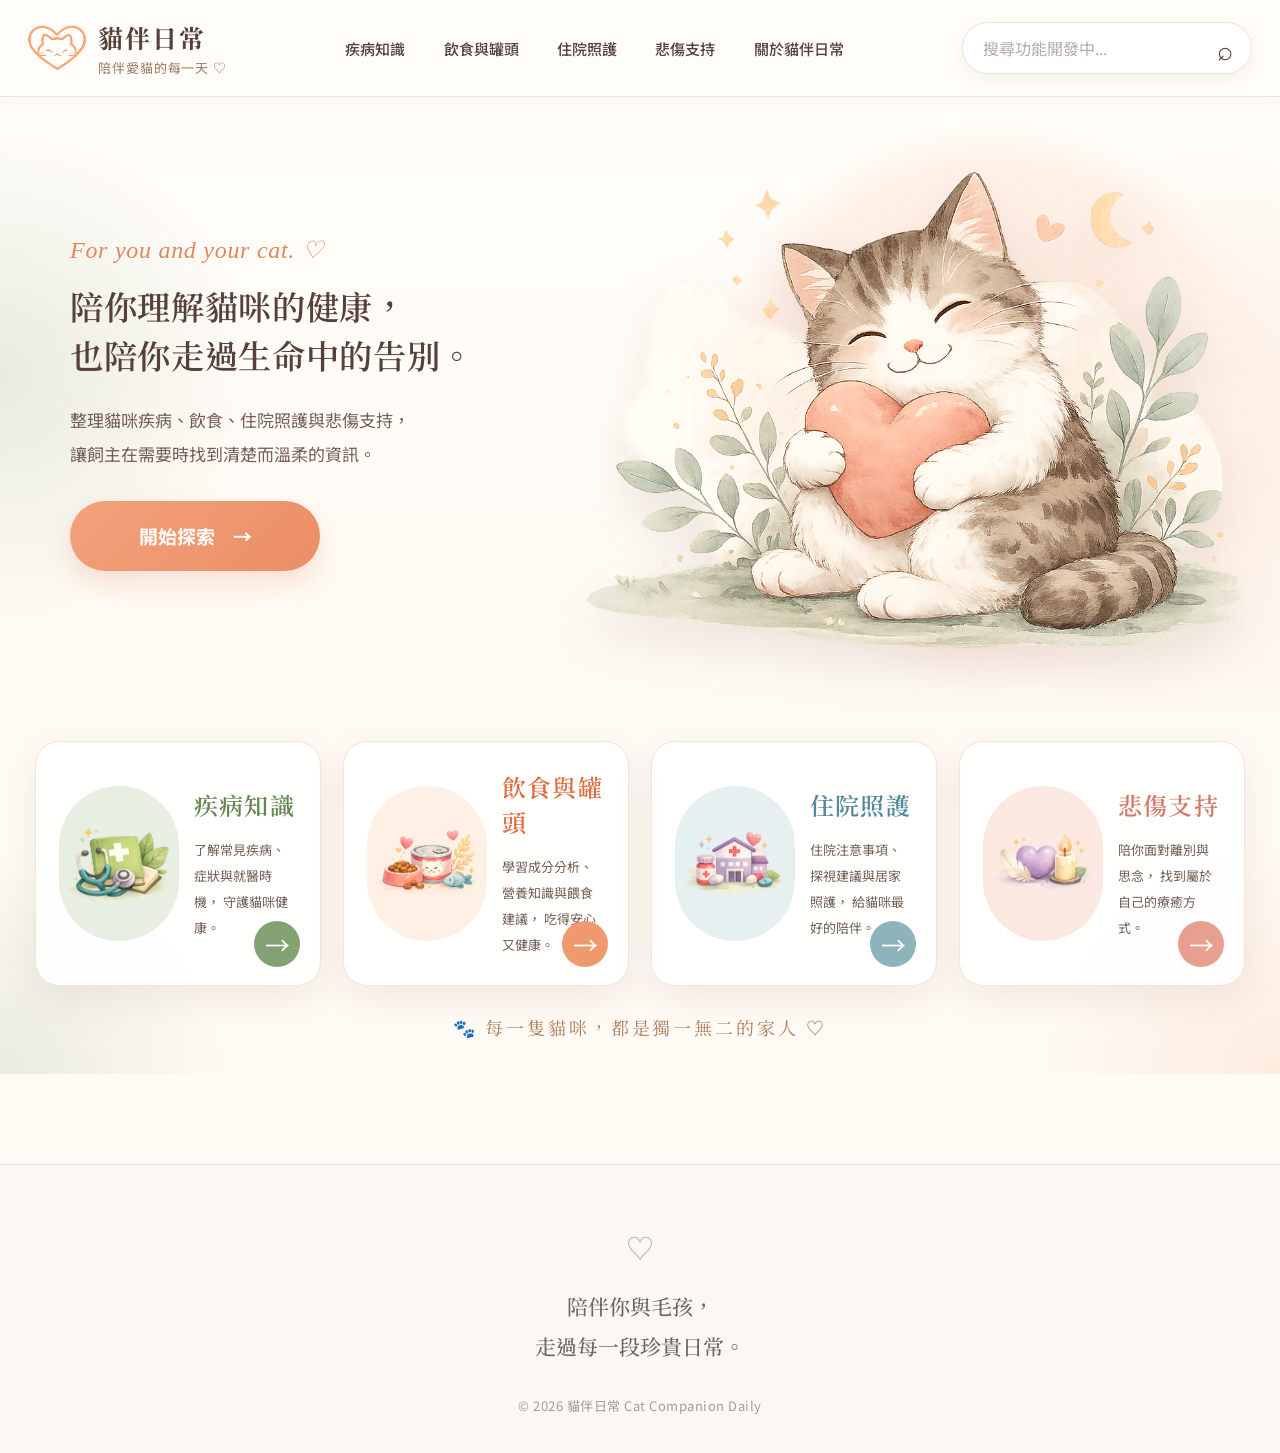
<file: index.html>
<!DOCTYPE html>
<html lang="zh-Hant">
<head>
  <meta charset="UTF-8">

  <meta
    name="viewport"
    content="width=device-width, initial-scale=1.0"
  >

  <title>貓伴日常</title>

<link rel="icon" type="image/png" href="images/cat-icon.png">

  <!-- Google 字體 -->
  <link rel="preconnect" href="https://fonts.googleapis.com">
  <link rel="preconnect" href="https://fonts.gstatic.com" crossorigin>

  <link
    href="https://fonts.googleapis.com/css2?family=Noto+Sans+TC:wght@400;500;600;700&family=Noto+Serif+TC:wght@500;600;700&display=swap"
    rel="stylesheet"
  >

  <!-- 連結 CSS -->
  <link rel="stylesheet" href="style.css">
</head>

<body>

  <!-- 導覽列 -->
  <header class="header">
    <div class="navigation">

      <!-- 左側 Logo -->
      <a href="#" class="logo">
        <div class="logo-image">
  <img
    src="images/cat-icon.png"
    alt="貓伴日常LOGO"
  >
</div>

        <div class="logo-text">
          <strong>貓伴日常</strong>
          <span>陪伴愛貓的每一天 ♡</span>
        </div>
      </a>

      <!-- 中間選單 -->
      <nav class="nav-links">
        <a href="disease.html">疾病知識</a>
        <a href="food.html">飲食與罐頭</a>
        <a href="hospital.html">住院照護</a>
        <a href="grief.html">悲傷支持</a>
        <a href="about.html">關於貓伴日常</a>
      </nav>

      <!-- 右側搜尋框 -->
      <div class="search-box">

  <input
    type="search"
    placeholder="搜尋功能開發中..."
    disabled
  >

  <span class="search-icon">⌕</span>

</div>

    </div>
  </header>

  <main>

    <!-- 首頁主視覺 -->
    <section class="hero">

      <div class="hero-container">

        <!-- 左側文字 -->
        <div class="hero-text">

          <p class="english-title">
            For you and your cat. ♡
          </p>

          <h1>
            陪你理解貓咪的健康，<br>
            也陪你走過生命中的告別。
          </h1>

          <p class="hero-description">
            整理貓咪疾病、飲食、住院照護與悲傷支持，<br>
            讓飼主在需要時找到清楚而溫柔的資訊。
          </p>

          <button id="exploreButton" class="explore-button">

    <span>開始探索</span>

    <span>→</span>

</button>

        </div>

        <!-- 右側圖片 -->
        <div class="hero-image-area">

          <div class="soft-circle"></div>

          <img
    src="images/cat-hero.png"
    alt="抱著愛心的貓咪插畫"
    class="hero-cat"
>

          

        </div>

      </div>

    </section>

    <!-- 四張分類卡片 -->
    <section id="categories" class="category-section">

      <div class="category-grid">

        <!-- 疾病知識 -->
        <article id="disease" class="category-card">
          <div class="category-image green">
    <img src="images/cat-doctor.png" alt="疾病知識">
</div>

          <div class="category-content">
            <h2 class="green-text">疾病知識</h2>

            <p>
              了解常見疾病、症狀與就醫時機，
              守護貓咪健康。
            </p>
          </div>

          <a
  href="disease.html"
  class="card-button green-button"
>
  →
</a>
        </article>

        <!-- 飲食與罐頭 -->
        <article id="food" class="category-card">
          <div class="category-image orange">
    <img src="images/cat-can.png" alt="飲食與罐頭">
</div>

          <div class="category-content">
            <h2 class="orange-text">飲食與罐頭</h2>

            <p>
              學習成分分析、營養知識與餵食建議，
              吃得安心又健康。
            </p>
          </div>

          <a
  href="food.html"
  class="card-button orange-button"
>
  →
</a>
        </article>

        <!-- 住院照護 -->
        <article id="hospital" class="category-card">
          <div class="category-image blue">
    <img src="images/cat-hospital.png" alt="住院照護">
</div>

          <div class="category-content">
            <h2 class="blue-text">住院照護</h2>

            <p>
              住院注意事項、探視建議與居家照護，
              給貓咪最好的陪伴。
            </p>
          </div>

          <a
  href="hospital.html"
  class="card-button blue-button"
>
  →
</a>
        </article>

        <!-- 悲傷支持 -->
<article id="grief" class="category-card">

  <div class="category-image pink">
    <img src="images/cat-heart.png" alt="悲傷支持">
  </div>

  <div class="category-content">
    <h2 class="pink-text">悲傷支持</h2>

    <p>
      陪你面對離別與思念，
      找到屬於自己的療癒方式。
    </p>
  </div>

  <a
    href="grief.html"
    class="card-button pink-button"
  >
    →
  </a>

</article>

      </div>

      <p class="bottom-text">
        🐾 每一隻貓咪，都是獨一無二的家人 ♡
      </p>

    </section>

  </main>

  <!-- 連結 JavaScript -->
  <script src="script.js"></script>

</body>
</html>

<footer class="site-footer">

  <div class="site-footer-content">

    <div class="footer-heart">♡</div>

    <p class="footer-text">
      陪伴你與毛孩，<br>
      走過每一段珍貴日常。
    </p>

    <p class="footer-copyright">
      © 2026 貓伴日常 Cat Companion Daily
    </p>

  </div>

</footer>
</file>
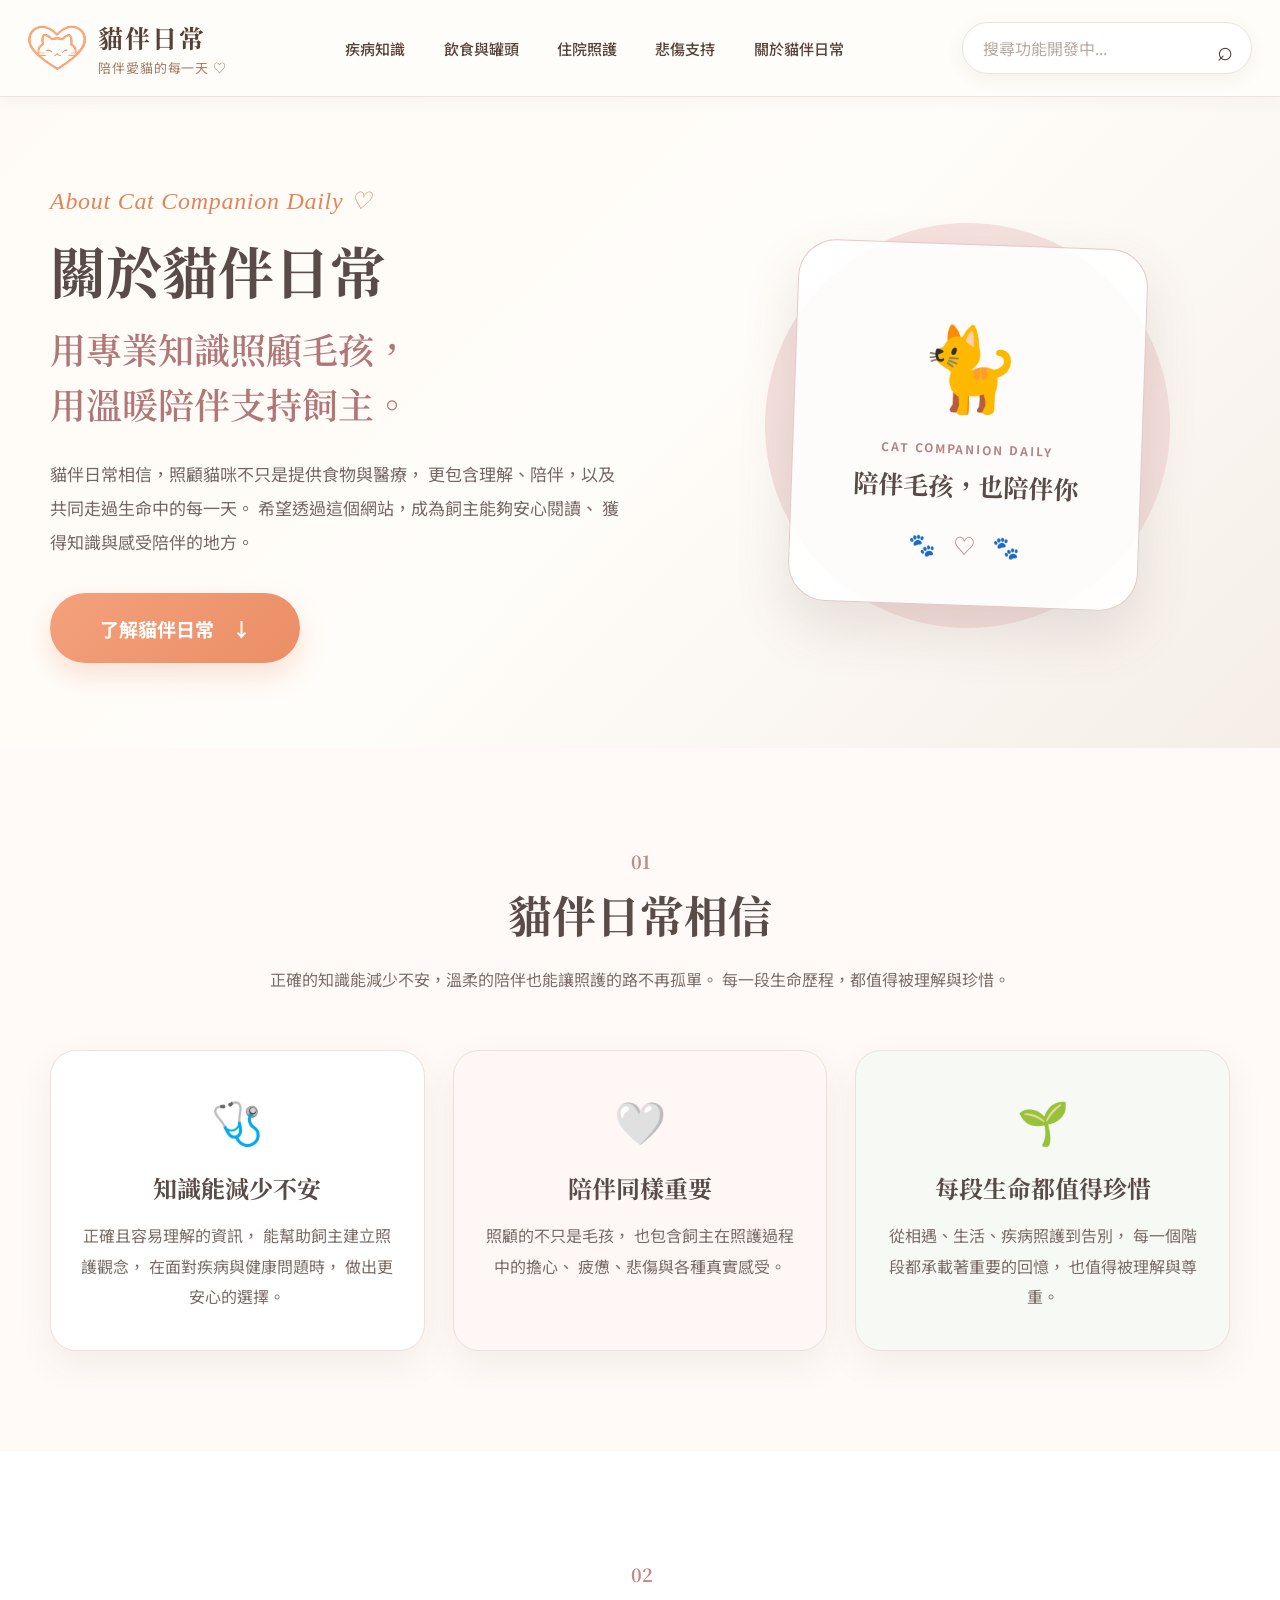
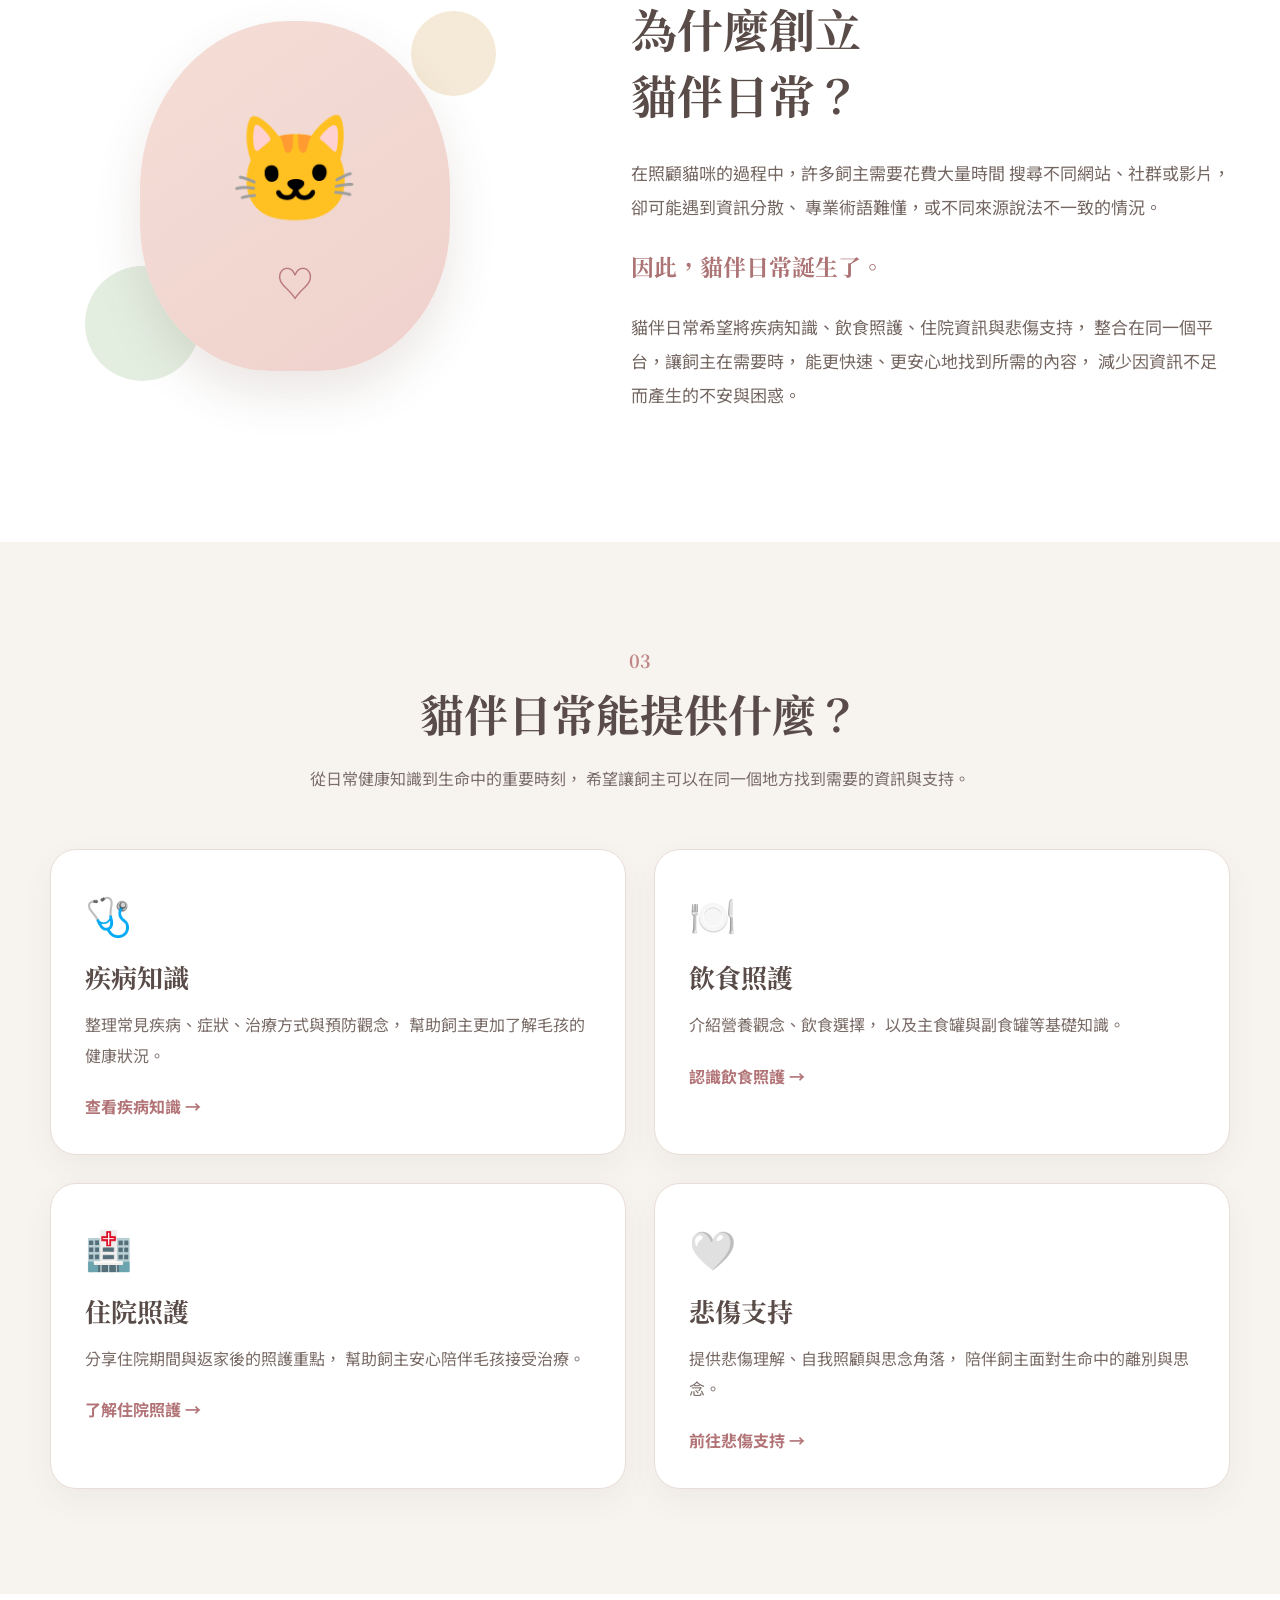
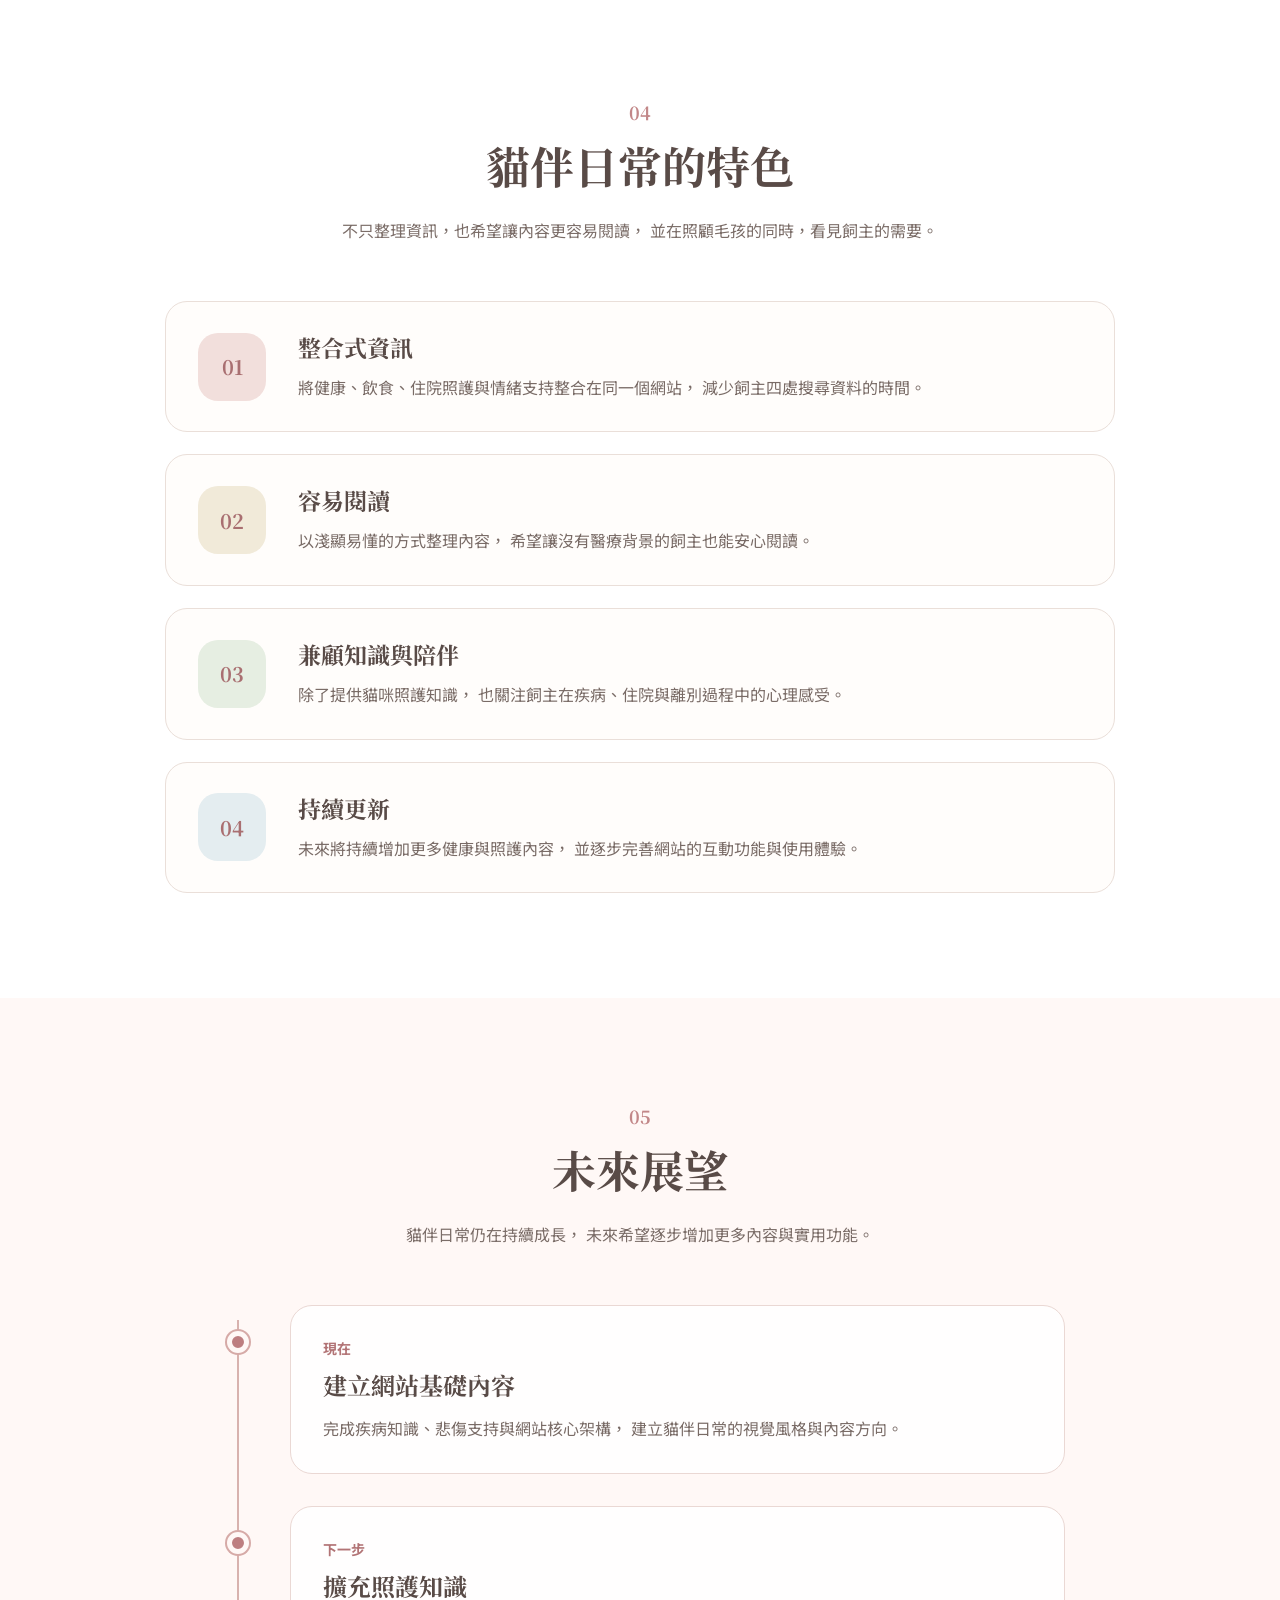
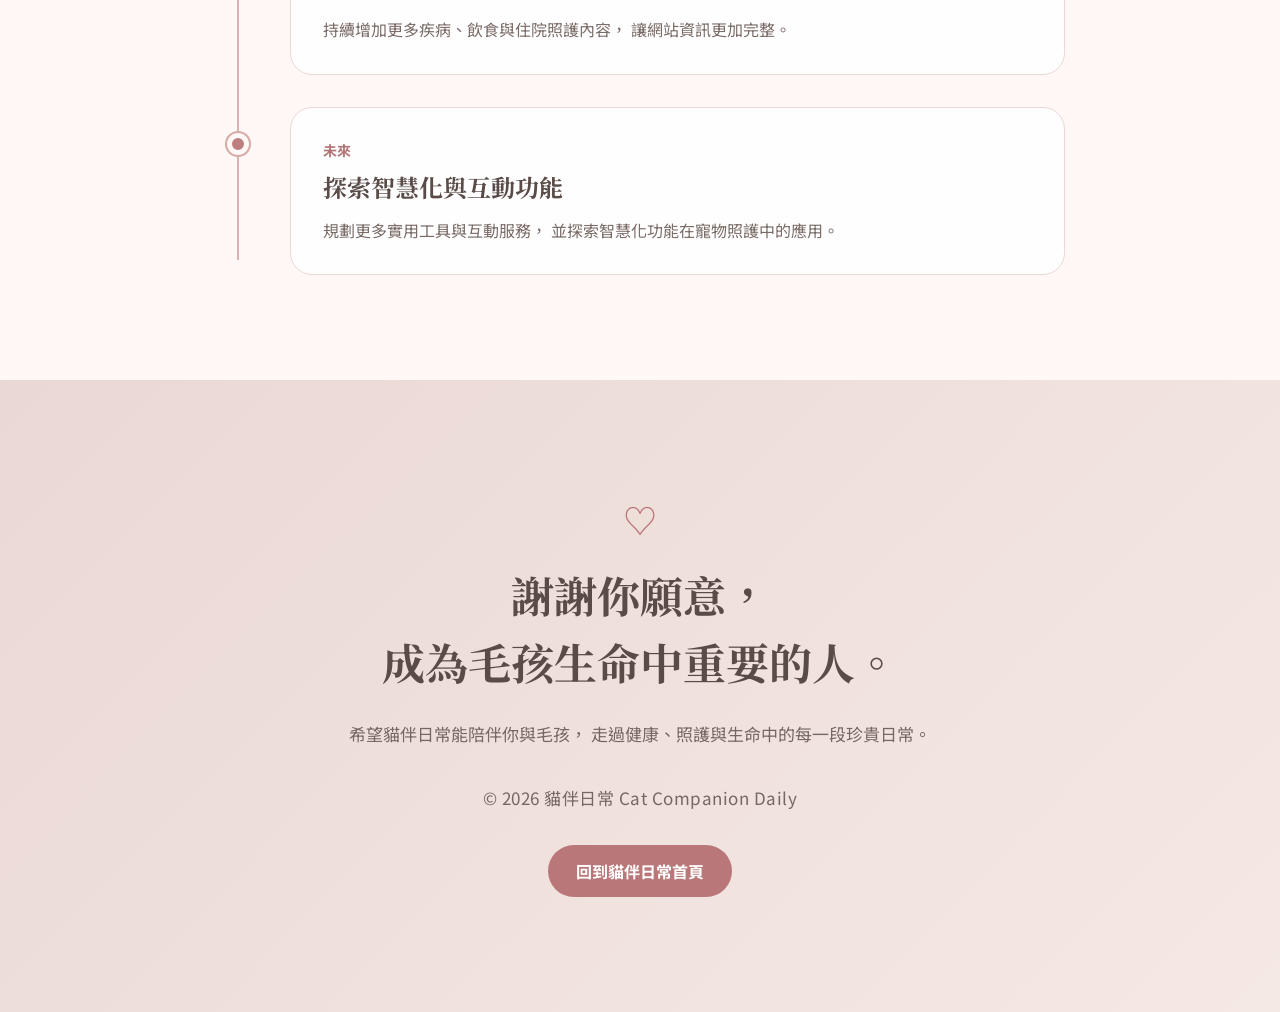
<file: about.html>
<!DOCTYPE html>
<html lang="zh-Hant">

<head>
  <meta charset="UTF-8">

  <meta
    name="viewport"
    content="width=device-width, initial-scale=1.0"
  >

  <title>關於貓伴日常｜貓伴日常</title>

  <link
    rel="icon"
    type="image/png"
    href="images/cat-icon.png"
  >

  <!-- Google 字體 -->
  <link rel="preconnect" href="https://fonts.googleapis.com">
  <link rel="preconnect" href="https://fonts.gstatic.com" crossorigin>

  <link
    href="https://fonts.googleapis.com/css2?family=Noto+Sans+TC:wght@400;500;600;700&family=Noto+Serif+TC:wght@500;600;700&display=swap"
    rel="stylesheet"
  >

  <link rel="stylesheet" href="style.css">
</head>

<body>

  <!-- 導覽列 -->
  <header class="header">

    <div class="navigation">

      <!-- Logo -->
      <a href="index.html" class="logo">

        <div class="logo-image">
          <img
            src="images/cat-icon.png"
            alt="貓伴日常 LOGO"
          >
        </div>

        <div class="logo-text">
          <strong>貓伴日常</strong>
          <span>陪伴愛貓的每一天 ♡</span>
        </div>

      </a>

      <!-- 導覽選單 -->
      <nav class="nav-links">
        <a href="disease.html">疾病知識</a>
        <a href="food.html">飲食與罐頭</a>
        <a href="hospital.html">住院照護</a>
        <a href="grief.html">悲傷支持</a>
        <a href="about.html" class="active">關於貓伴日常</a>
      </nav>

      <!-- 搜尋框 -->
      <div class="search-box">

        <input
          type="search"
          placeholder="搜尋功能開發中..."
          disabled
        >

        <span class="search-icon">⌕</span>

      </div>

    </div>

  </header>

  <main>

    <!-- Hero -->
    <section class="about-hero">

      <div class="about-hero-container">

        <div class="about-hero-text">

          <p class="english-title">
            About Cat Companion Daily ♡
          </p>

          <h1>
            關於貓伴日常
          </h1>

          <h2>
            用專業知識照顧毛孩，<br>
            用溫暖陪伴支持飼主。
          </h2>

          <p class="about-hero-description">
            貓伴日常相信，照顧貓咪不只是提供食物與醫療，
            更包含理解、陪伴，以及共同走過生命中的每一天。
            希望透過這個網站，成為飼主能夠安心閱讀、
            獲得知識與感受陪伴的地方。
          </p>

          <a
            href="#about-belief"
            class="explore-button"
          >
            <span>了解貓伴日常</span>
            <span>↓</span>
          </a>

        </div>

        <div class="about-hero-visual">

          <div class="about-hero-circle"></div>

          <div class="about-hero-card">

            <div class="about-cat-icon">
              🐈
            </div>

            <p class="about-hero-card-small">
              CAT COMPANION DAILY
            </p>

            <p class="about-hero-card-title">
              陪伴毛孩，也陪伴你
            </p>

            <div class="about-hero-paws">
              <span>🐾</span>
              <span>♡</span>
              <span>🐾</span>
            </div>

          </div>

        </div>

      </div>

    </section>

    <!-- 貓伴日常相信 -->
    <section
      id="about-belief"
      class="about-belief-section"
    >

      <div class="about-content-container">

        <div class="about-section-heading">

          <p class="about-section-number">01</p>

          <h2>貓伴日常相信</h2>

          <p>
            正確的知識能減少不安，溫柔的陪伴也能讓照護的路不再孤單。
            每一段生命歷程，都值得被理解與珍惜。
          </p>

        </div>

        <div class="about-belief-grid">

          <article class="about-belief-card">

            <div class="about-card-icon">
              🩺
            </div>

            <h3>知識能減少不安</h3>

            <p>
              正確且容易理解的資訊，
              能幫助飼主建立照護觀念，
              在面對疾病與健康問題時，
              做出更安心的選擇。
            </p>

          </article>

          <article class="about-belief-card">

            <div class="about-card-icon">
              🤍
            </div>

            <h3>陪伴同樣重要</h3>

            <p>
              照顧的不只是毛孩，
              也包含飼主在照護過程中的擔心、
              疲憊、悲傷與各種真實感受。
            </p>

          </article>

          <article class="about-belief-card">

            <div class="about-card-icon">
              🌱
            </div>

            <h3>每段生命都值得珍惜</h3>

            <p>
              從相遇、生活、疾病照護到告別，
              每一個階段都承載著重要的回憶，
              也值得被理解與尊重。
            </p>

          </article>

        </div>

      </div>

    </section>

    <!-- 創立原因 -->
    <section class="about-story-section">

      <div class="about-content-container">

        <div class="about-story-layout">

          <div class="about-story-decoration">

            <div class="story-main-shape">
              <span class="story-cat">🐱</span>
              <span class="story-heart">♡</span>
            </div>

            <div class="story-small-circle story-circle-one"></div>
            <div class="story-small-circle story-circle-two"></div>

          </div>

          <div class="about-story-content">

            <p class="about-section-number">02</p>

            <h2>
              為什麼創立<br>
              貓伴日常？
            </h2>

            <p>
              在照顧貓咪的過程中，許多飼主需要花費大量時間
              搜尋不同網站、社群或影片，卻可能遇到資訊分散、
              專業術語難懂，或不同來源說法不一致的情況。
            </p>

            <p>
              因此，貓伴日常誕生了。
            </p>

            <p>
              貓伴日常希望將疾病知識、飲食照護、住院資訊與悲傷支持，
              整合在同一個平台，讓飼主在需要時，
              能更快速、更安心地找到所需的內容，
              減少因資訊不足而產生的不安與困惑。
            </p>

          </div>

        </div>

      </div>

    </section>

    <!-- 網站內容 -->
    <section class="about-services-section">

      <div class="about-content-container">

        <div class="about-section-heading">

          <p class="about-section-number">03</p>

          <h2>貓伴日常能提供什麼？</h2>

          <p>
            從日常健康知識到生命中的重要時刻，
            希望讓飼主可以在同一個地方找到需要的資訊與支持。
          </p>

        </div>

        <div class="about-services-grid">

          <a
            href="disease.html"
            class="about-service-card"
          >

            <div class="about-service-icon">
              🩺
            </div>

            <h3>疾病知識</h3>

            <p>
              整理常見疾病、症狀、治療方式與預防觀念，
              幫助飼主更加了解毛孩的健康狀況。
            </p>

            <span class="about-service-link">
              查看疾病知識 →
            </span>

          </a>

          <a
            href="index.html#food"
            class="about-service-card"
          >

            <div class="about-service-icon">
              🍽️
            </div>

            <h3>飲食照護</h3>

            <p>
              介紹營養觀念、飲食選擇，
              以及主食罐與副食罐等基礎知識。
            </p>

            <span class="about-service-link">
              認識飲食照護 →
            </span>

          </a>

          <a
            href="index.html#hospital"
            class="about-service-card"
          >

            <div class="about-service-icon">
              🏥
            </div>

            <h3>住院照護</h3>

            <p>
              分享住院期間與返家後的照護重點，
              幫助飼主安心陪伴毛孩接受治療。
            </p>

            <span class="about-service-link">
              了解住院照護 →
            </span>

          </a>

          <a
            href="grief.html"
            class="about-service-card"
          >

            <div class="about-service-icon">
              🤍
            </div>

            <h3>悲傷支持</h3>

            <p>
              提供悲傷理解、自我照顧與思念角落，
              陪伴飼主面對生命中的離別與思念。
            </p>

            <span class="about-service-link">
              前往悲傷支持 →
            </span>

          </a>

        </div>

      </div>

    </section>

    <!-- 網站特色 -->
    <section class="about-features-section">

      <div class="about-content-container">

        <div class="about-section-heading">

          <p class="about-section-number">04</p>

          <h2>貓伴日常的特色</h2>

          <p>
            不只整理資訊，也希望讓內容更容易閱讀，
            並在照顧毛孩的同時，看見飼主的需要。
          </p>

        </div>

        <div class="about-features-grid">

          <article class="about-feature-item">

            <div class="about-feature-number">
              01
            </div>

            <div>
              <h3>整合式資訊</h3>

              <p>
                將健康、飲食、住院照護與情緒支持整合在同一個網站，
                減少飼主四處搜尋資料的時間。
              </p>
            </div>

          </article>

          <article class="about-feature-item">

            <div class="about-feature-number">
              02
            </div>

            <div>
              <h3>容易閱讀</h3>

              <p>
                以淺顯易懂的方式整理內容，
                希望讓沒有醫療背景的飼主也能安心閱讀。
              </p>
            </div>

          </article>

          <article class="about-feature-item">

            <div class="about-feature-number">
              03
            </div>

            <div>
              <h3>兼顧知識與陪伴</h3>

              <p>
                除了提供貓咪照護知識，
                也關注飼主在疾病、住院與離別過程中的心理感受。
              </p>
            </div>

          </article>

          <article class="about-feature-item">

            <div class="about-feature-number">
              04
            </div>

            <div>
              <h3>持續更新</h3>

              <p>
                未來將持續增加更多健康與照護內容，
                並逐步完善網站的互動功能與使用體驗。
              </p>
            </div>

          </article>

        </div>

      </div>

    </section>

    <!-- 未來展望 -->
    <section class="about-future-section">

      <div class="about-content-container">

        <div class="about-section-heading">

          <p class="about-section-number">05</p>

          <h2>未來展望</h2>

          <p>
            貓伴日常仍在持續成長，
            未來希望逐步增加更多內容與實用功能。
          </p>

        </div>

        <div class="about-timeline">

          <div class="about-timeline-line"></div>

          <article class="about-timeline-item">

            <div class="about-timeline-point"></div>

            <div class="about-timeline-card">

              <span>現在</span>

              <h3>建立網站基礎內容</h3>

              <p>
                完成疾病知識、悲傷支持與網站核心架構，
                建立貓伴日常的視覺風格與內容方向。
              </p>

            </div>

          </article>

          <article class="about-timeline-item">

            <div class="about-timeline-point"></div>

            <div class="about-timeline-card">

              <span>下一步</span>

              <h3>擴充照護知識</h3>

              <p>
                持續增加更多疾病、飲食與住院照護內容，
                讓網站資訊更加完整。
              </p>

            </div>

          </article>

          <article class="about-timeline-item">

            <div class="about-timeline-point"></div>

            <div class="about-timeline-card">

              <span>未來</span>

              <h3>探索智慧化與互動功能</h3>

              <p>
                規劃更多實用工具與互動服務，
                並探索智慧化功能在寵物照護中的應用。
              </p>

            </div>

          </article>

        </div>

      </div>

    </section>

    <!-- 結尾 -->
    <section class="about-ending">

      <div class="about-ending-content">

        <p class="about-ending-symbol">
          ♡
        </p>

        <h2>
          謝謝你願意，<br>
          成為毛孩生命中重要的人。
        </h2>

        <p>
          希望貓伴日常能陪伴你與毛孩，
          走過健康、照護與生命中的每一段珍貴日常。
        </p>

        <p class="footer-copyright">
        © 2026 貓伴日常 Cat Companion Daily
        </p>

        <a
          href="index.html"
          class="about-ending-button"
        >
          回到貓伴日常首頁
        </a>

      </div>

    </section>

  </main>

  <script src="script.js"></script>

</body>

</html>
</file>
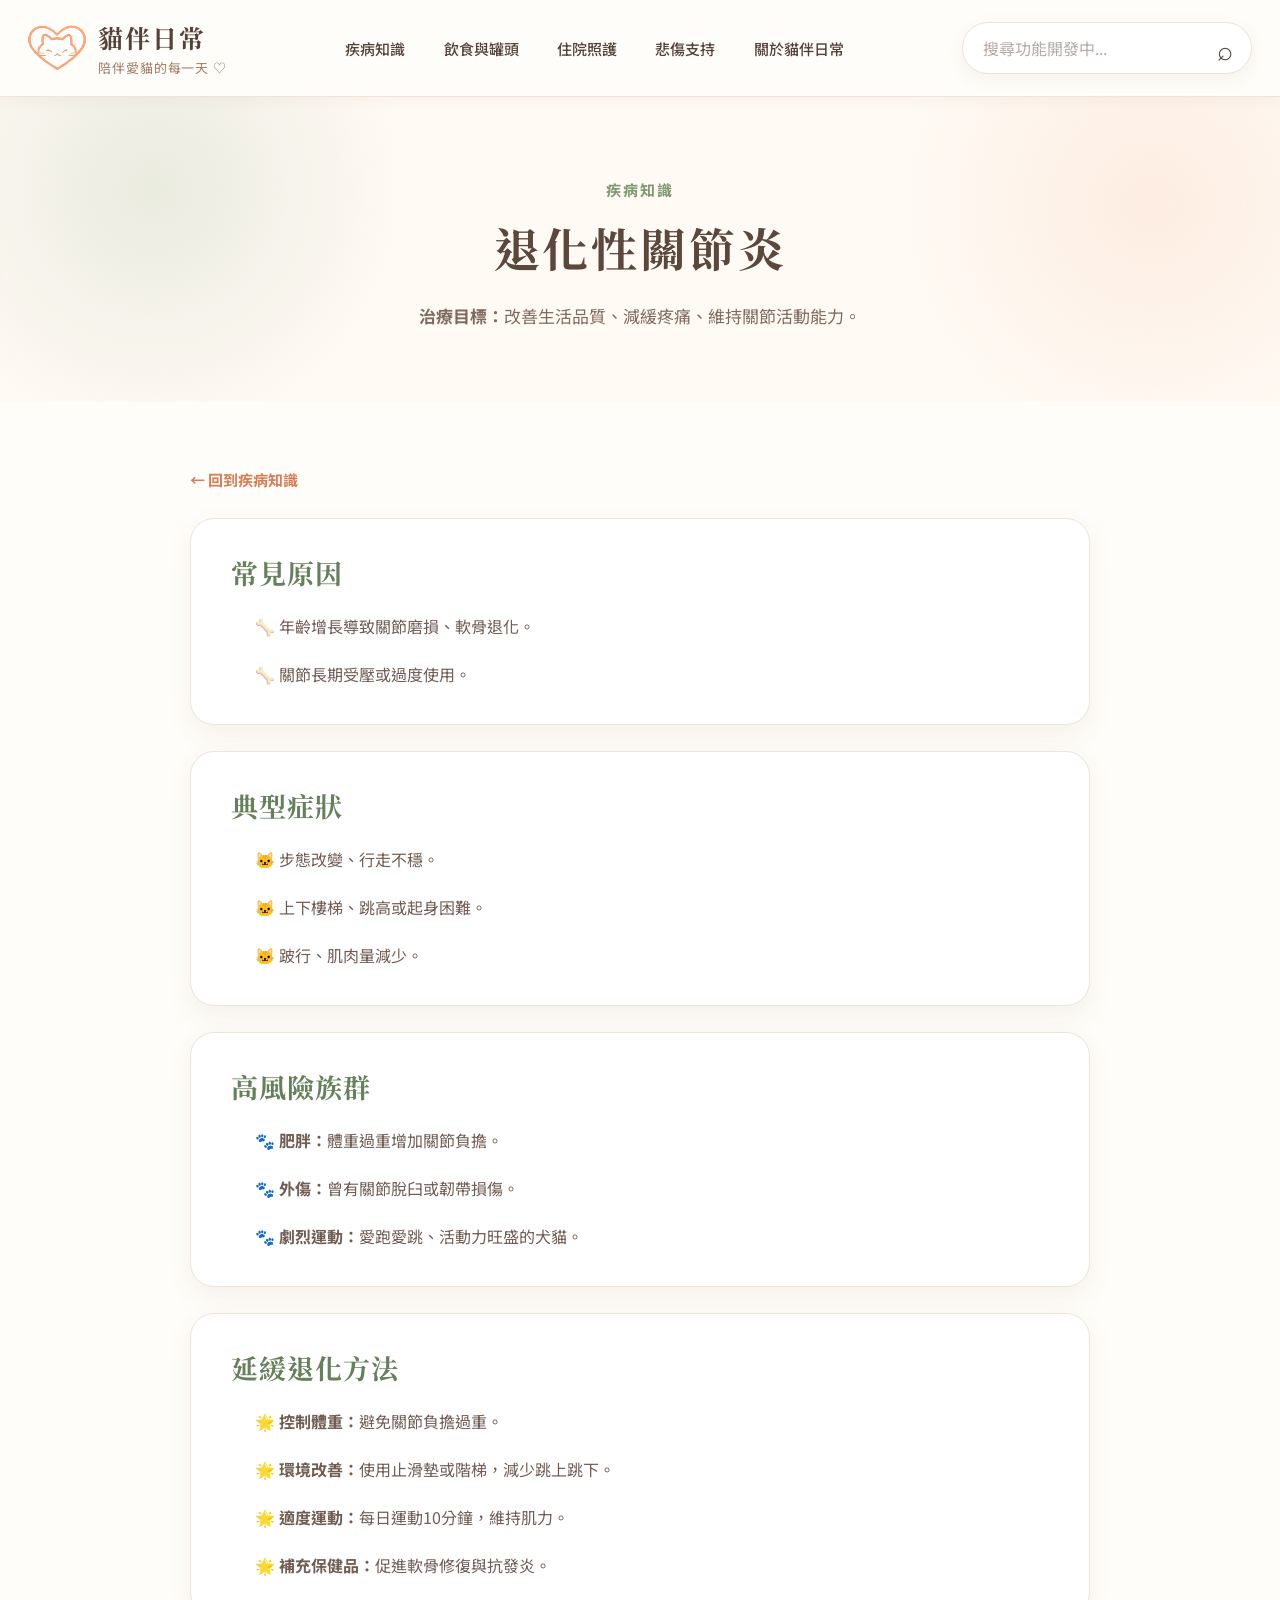
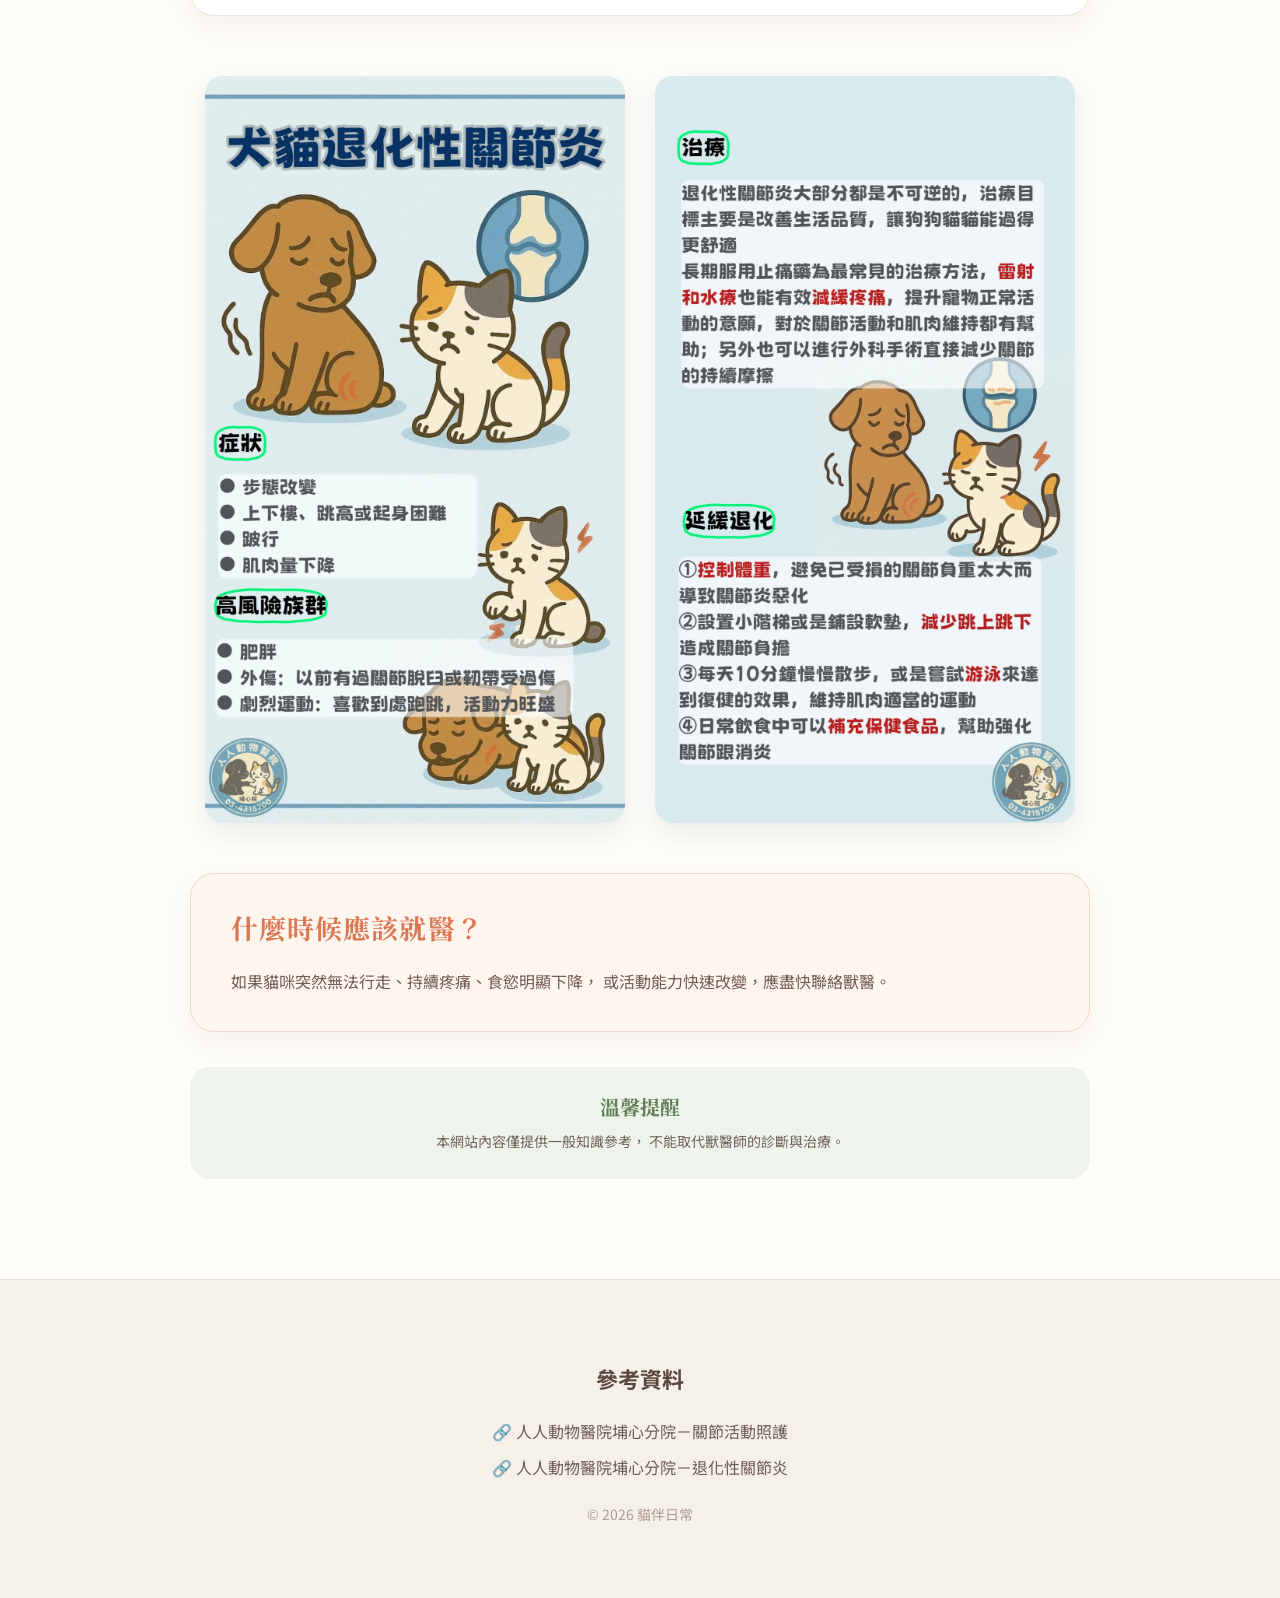
<file: arthritis.html>
<!DOCTYPE html>
<html lang="zh-Hant">

<head>
  <meta charset="UTF-8">

  <meta
    name="viewport"
    content="width=device-width, initial-scale=1.0"
  >

  <title>退化性關節炎｜貓伴日常</title>

  <!-- Favicon -->
  <link
    rel="icon"
    type="image/png"
    href="images/cat-icon.png"
  >

  <!-- Google 字體 -->
  <link rel="preconnect" href="https://fonts.googleapis.com">

  <link
    rel="preconnect"
    href="https://fonts.gstatic.com"
    crossorigin
  >

  <link
    href="https://fonts.googleapis.com/css2?family=Noto+Sans+TC:wght@400;500;600;700&family=Noto+Serif+TC:wght@500;600;700&display=swap"
    rel="stylesheet"
  >

  <!-- 連結 CSS -->
  <link rel="stylesheet" href="style.css">
</head>

<body>

  <!-- 導覽列 -->
  <header class="header">

    <div class="navigation">

      <!-- Logo -->
      <a href="index.html" class="logo">

        <div class="logo-image">
          <img
            src="images/cat-icon.png"
            alt="貓伴日常 Logo"
          >
        </div>

        <div class="logo-text">
          <strong>貓伴日常</strong>
          <span>陪伴愛貓的每一天 ♡</span>
        </div>

      </a>

      <!-- 導覽選單 -->
      <nav class="nav-links">
        <a href="disease.html">疾病知識</a>
        <a href="food.html">飲食與罐頭</a>
        <a href="hospital.html">住院照護</a>
        <a href="grief.html">悲傷支持</a>
        <a href="about.html">關於貓伴日常</a>
      </nav>

      <!-- 搜尋框 -->
      <div class="search-box">

  <input
    type="search"
    placeholder="搜尋功能開發中..."
    disabled
  >

  <span class="search-icon">⌕</span>

</div>

    </div>

  </header>

  <main>

    <!-- 疾病詳細頁標題 -->
    <section class="article-hero">

      <p class="article-category">
        疾病知識
      </p>

      <h1>退化性關節炎</h1>

      <p class="article-introduction">
        <strong>治療目標：</strong>改善生活品質、減緩疼痛、維持關節活動能力。
      </p>

    </section>

    <!-- 文章主要內容 -->
    <section class="article-section">

      <div class="article-container">

        <!-- 回到疾病列表 -->
        <a
          href="disease.html"
          class="back-link"
        >
          ← 回到疾病知識
        </a>

        <!-- 什麼是退化性關節炎 -->
        <article class="article-block">

          <h2>常見原因</h2>

          <ul>
            <p>🦴 年齡增長導致關節磨損、軟骨退化。</p>
            <p>🦴 關節長期受壓或過度使用。</p>
          </ul>

        </article>

        <!-- 常見症狀 -->
        <article class="article-block">

          <h2>典型症狀</h2>

          <ul>
            <p>🐱 步態改變、行走不穩。</p>
            <p>🐱 上下樓梯、跳高或起身困難。</p>
            <p>🐱 跛行、肌肉量減少。</p>
          </ul>

        </article>

        <!-- 好發族群 -->
        <article class="article-block">

          <h2>高風險族群</h2>

          <ul>
            <p>🐾 <strong>肥胖：</strong>體重過重增加關節負擔。</p>
            <p>🐾 <strong>外傷：</strong>曾有關節脫臼或韌帶損傷。</p>
            <p>🐾 <strong>劇烈運動：</strong>愛跑愛跳、活動力旺盛的犬貓。</p>
          </ul>

        </article>

        <!-- 診斷方式 -->
        <article class="article-block">

          <h2>延緩退化方法</h2>

          <ul>
            <p>🌟 <strong>控制體重：</strong>避免關節負擔過重。</p>
            <p>🌟 <strong>環境改善：</strong>使用止滑墊或階梯，減少跳上跳下。</p>
            <p>🌟 <strong>適度運動：</strong>每日運動10分鐘，維持肌力。</p>
            <p>🌟 <strong>補充保健品：</strong>促進軟骨修復與抗發炎。</p>
          </ul>

        </article>

<section class="article-gallery">

    <img
        src="images/arthritis-info-1.webp"
        alt="退化性關節炎資訊圖一"
    >

    <img
        src="images/arthritis-info-2.webp"
        alt="退化性關節炎資訊圖二"
    >

</section>

        <!-- 何時就醫 -->
        <article class="article-block warning-block">

          <h2>什麼時候應該就醫？</h2>

          <p>
            如果貓咪突然無法行走、持續疼痛、食慾明顯下降，
            或活動能力快速改變，應盡快聯絡獸醫。
          </p>

        </article>

        <!-- 提醒文字 -->
        <div class="medical-note">

          <strong>溫馨提醒</strong>

          <p>
            本網站內容僅提供一般知識參考，
            不能取代獸醫師的診斷與治療。
          </p>

        </div>

      </div>

    </section>

  </main>

<footer class="footer">

  <div class="footer-container">

    <h3>參考資料</h3>

<ul class="footer-reference">

  <li>
    <a
      href="https://www.zmnzmnpusin.com.tw/disease#joint"
      target="_blank"
      rel="noopener noreferrer"
    >
      🔗 人人動物醫院埔心分院－關節活動照護
    </a>
  </li>

  <li>
    <a
      href="https://renrendongwuyiyuanbuxinfenyuan.webnode.page/%e9%80%80%e5%8c%96%e6%80%a7%e9%97%9c%e7%af%80%e7%82%8e/"
      target="_blank"
      rel="noopener noreferrer"
    >
      🔗 人人動物醫院埔心分院－退化性關節炎
    </a>
  </li>

</ul>

    

    <p class="copyright">
      © 2026 貓伴日常
    </p>

  </div>

</footer>

</body>
</html>
</file>
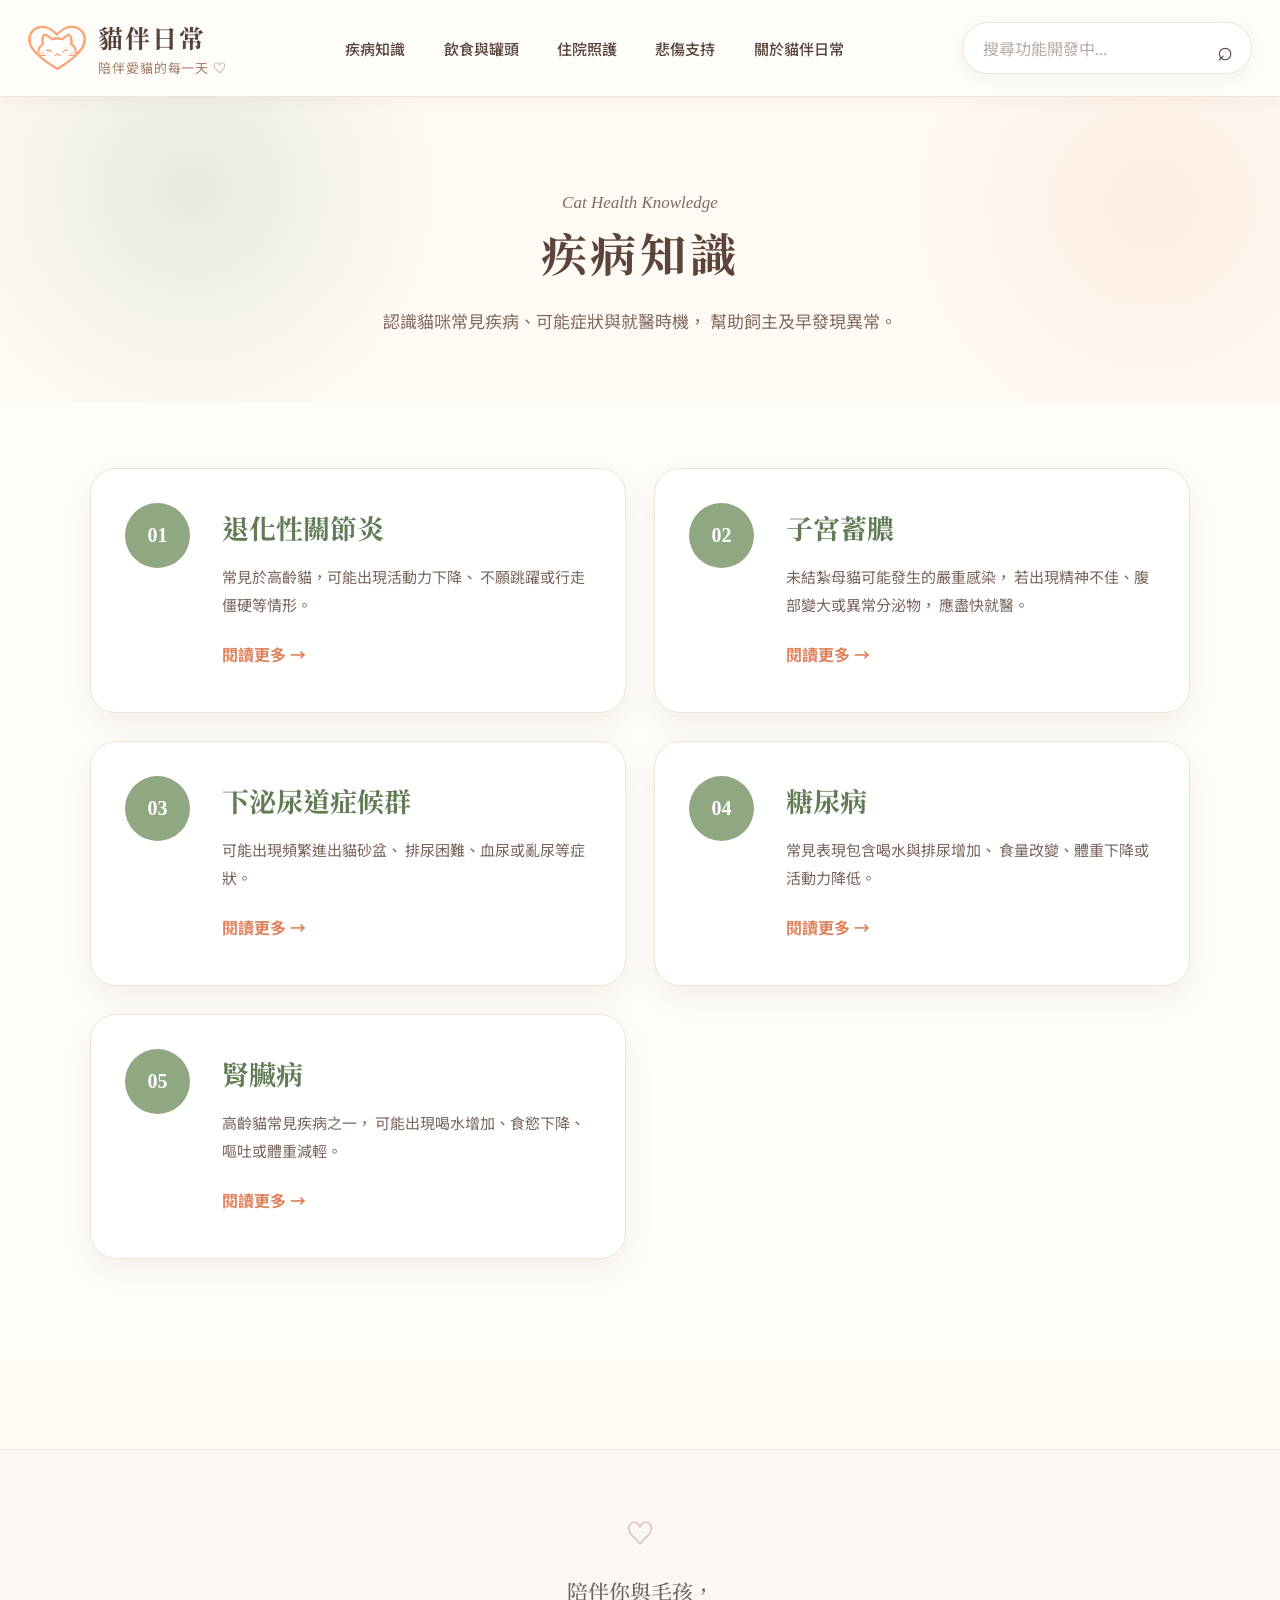
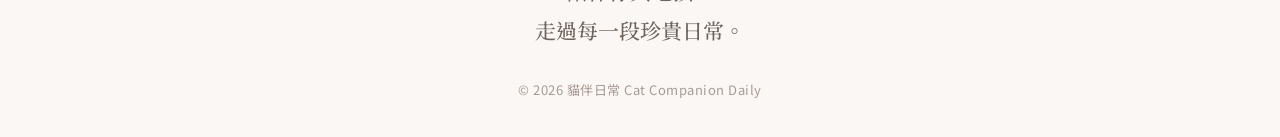
<file: disease.html>
<!DOCTYPE html>
<html lang="zh-Hant">

<head>
  <meta charset="UTF-8">

  <meta
    name="viewport"
    content="width=device-width, initial-scale=1.0"
  >

  <title>疾病知識｜貓伴日常</title>

  <link rel="icon" type="image/png" href="images/cat-icon.png">

  <link rel="preconnect" href="https://fonts.googleapis.com">
  <link rel="preconnect" href="https://fonts.gstatic.com" crossorigin>

  <link
    href="https://fonts.googleapis.com/css2?family=Noto+Sans+TC:wght@400;500;600;700&family=Noto+Serif+TC:wght@500;600;700&display=swap"
    rel="stylesheet"
  >

  <link rel="stylesheet" href="style.css">
</head>

<body>

  <!-- 導覽列 -->
  <header class="header">
    <div class="navigation">

      <a href="index.html" class="logo">
        <div class="logo-image">
          <img
            src="images/cat-icon.png"
            alt="貓伴日常 Logo"
          >
        </div>

        <div class="logo-text">
          <strong>貓伴日常</strong>
          <span>陪伴愛貓的每一天 ♡</span>
        </div>
      </a>

      <nav class="nav-links">
        <a href="disease.html">疾病知識</a>
        <a href="food.html">飲食與罐頭</a>
        <a href="hospital.html">住院照護</a>
        <a href="grief.html">悲傷支持</a>
        <a href="about.html">關於貓伴日常</a>
      </nav>

      <div class="search-box">
        <input
  type="search"
  placeholder="搜尋功能開發中..."
  disabled
>

        <span class="search-icon">⌕</span>
      </div>

    </div>
  </header>

  <main>

    <!-- 疾病頁標題 -->
    <section class="disease-hero">

      <p class="disease-english-title">
        Cat Health Knowledge
      </p>

      <h1>疾病知識</h1>

      <p>
        認識貓咪常見疾病、可能症狀與就醫時機，
        幫助飼主及早發現異常。
      </p>

    </section>

    <!-- 疾病列表 -->
    <section class="disease-section">

      <div class="disease-grid">

        <article class="disease-card">
          <div class="disease-number">01</div>

          <div class="disease-card-content">
            <h2>退化性關節炎</h2>

            <p>
              常見於高齡貓，可能出現活動力下降、
              不願跳躍或行走僵硬等情形。
            </p>

            <a href="arthritis.html" class="disease-link">
  閱讀更多 →
</a>
          </div>
        </article>

        <article class="disease-card">
          <div class="disease-number">02</div>

          <div class="disease-card-content">
            <h2>子宮蓄膿</h2>

            <p>
              未結紮母貓可能發生的嚴重感染，
              若出現精神不佳、腹部變大或異常分泌物，
              應盡快就醫。
            </p>

            <a href="pyometra.html" class="disease-link">
    閱讀更多 →
</a>
          </div>
        </article>

        <article class="disease-card">
          <div class="disease-number">03</div>

          <div class="disease-card-content">
            <h2>下泌尿道症候群</h2>

            <p>
              可能出現頻繁進出貓砂盆、
              排尿困難、血尿或亂尿等症狀。
            </p>

            <a href="flutd.html" class="disease-link">
              閱讀更多 →
            </a>
          </div>
        </article>

        <article class="disease-card">
          <div class="disease-number">04</div>

          <div class="disease-card-content">
            <h2>糖尿病</h2>

            <p>
              常見表現包含喝水與排尿增加、
              食量改變、體重下降或活動力降低。
            </p>

            <a href="#" class="disease-link">
              閱讀更多 →
            </a>
          </div>
        </article>

        <article class="disease-card">
          <div class="disease-number">05</div>

          <div class="disease-card-content">
            <h2>腎臟病</h2>

            <p>
              高齡貓常見疾病之一，
              可能出現喝水增加、食慾下降、
              嘔吐或體重減輕。
            </p>

            <a href="#" class="disease-link">
              閱讀更多 →
            </a>
          </div>
        </article>

      </div>

    </section>

  </main>

</body>

<footer class="site-footer">

  <div class="site-footer-content">

    <div class="footer-heart">♡</div>

    <p class="footer-text">
      陪伴你與毛孩，<br>
      走過每一段珍貴日常。
    </p>

    <p class="footer-copyright">
      © 2026 貓伴日常 Cat Companion Daily
    </p>

  </div>

</footer>

</html>
</file>
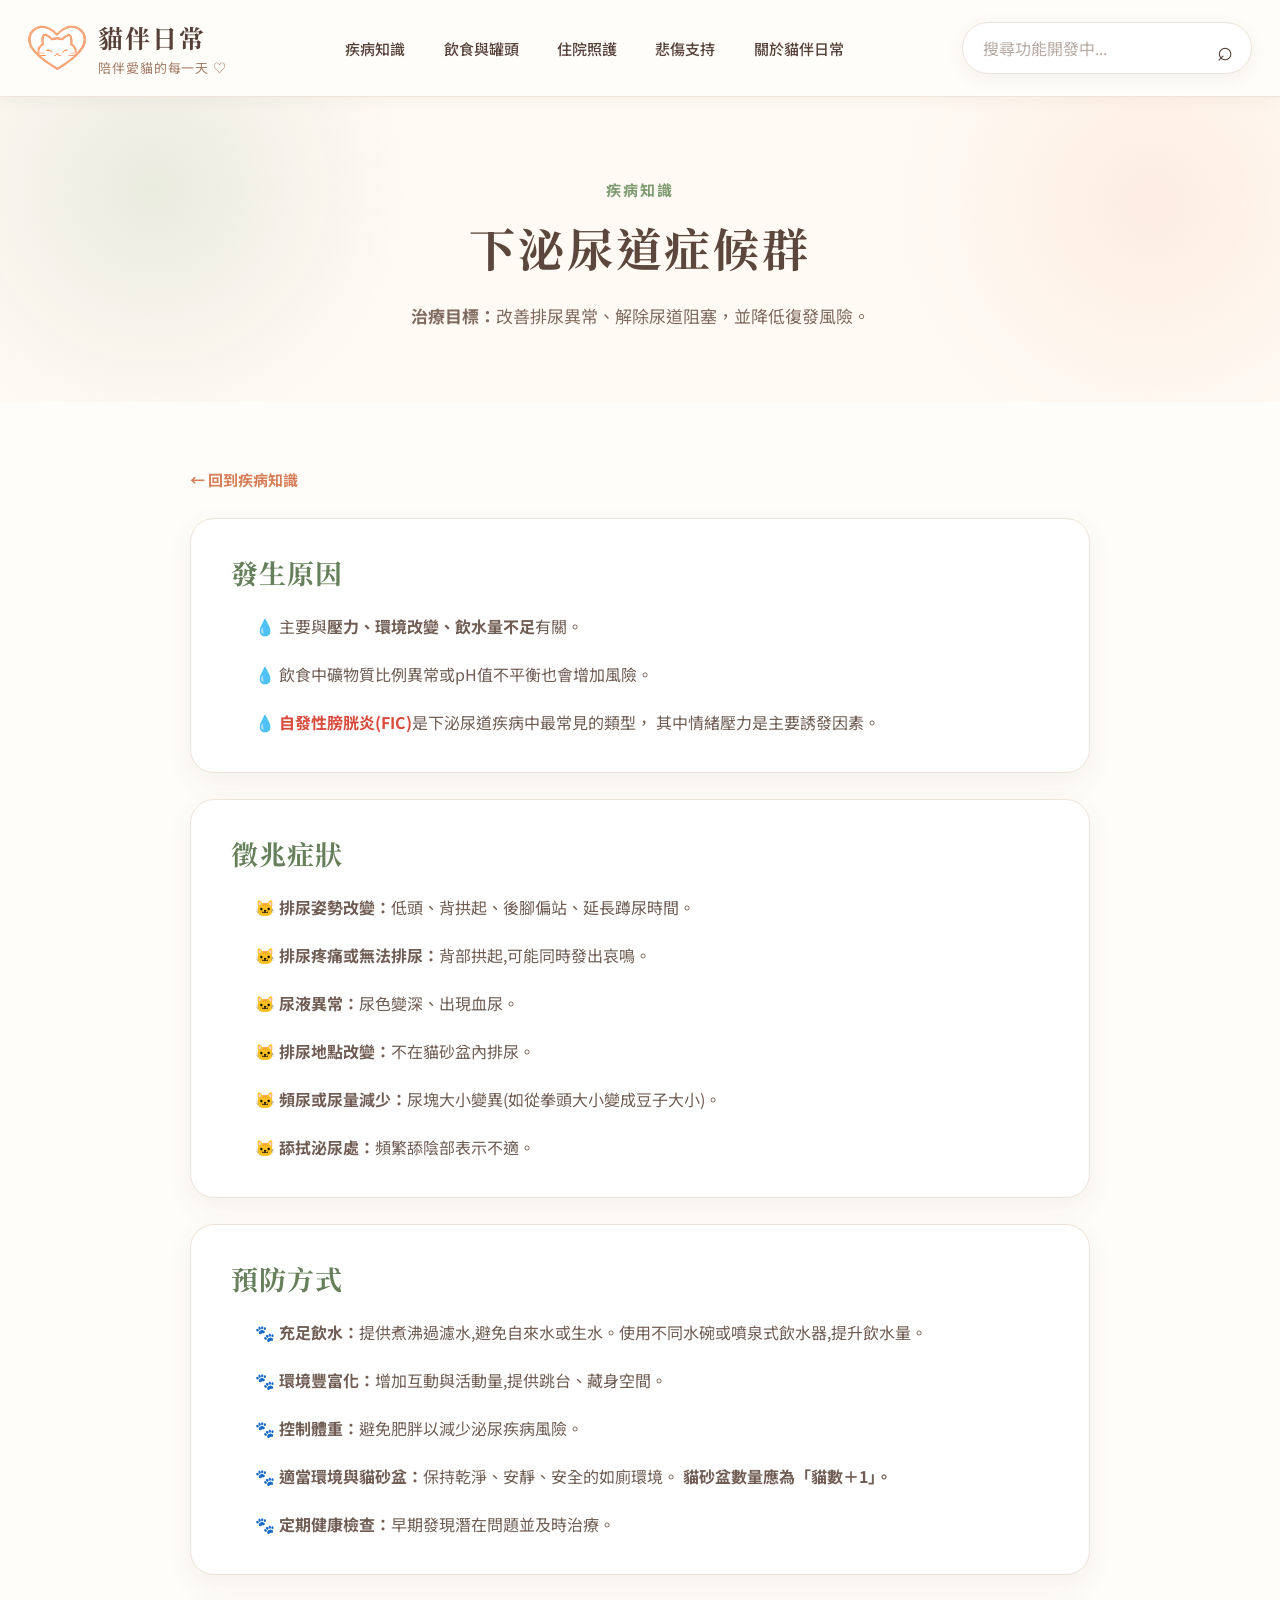
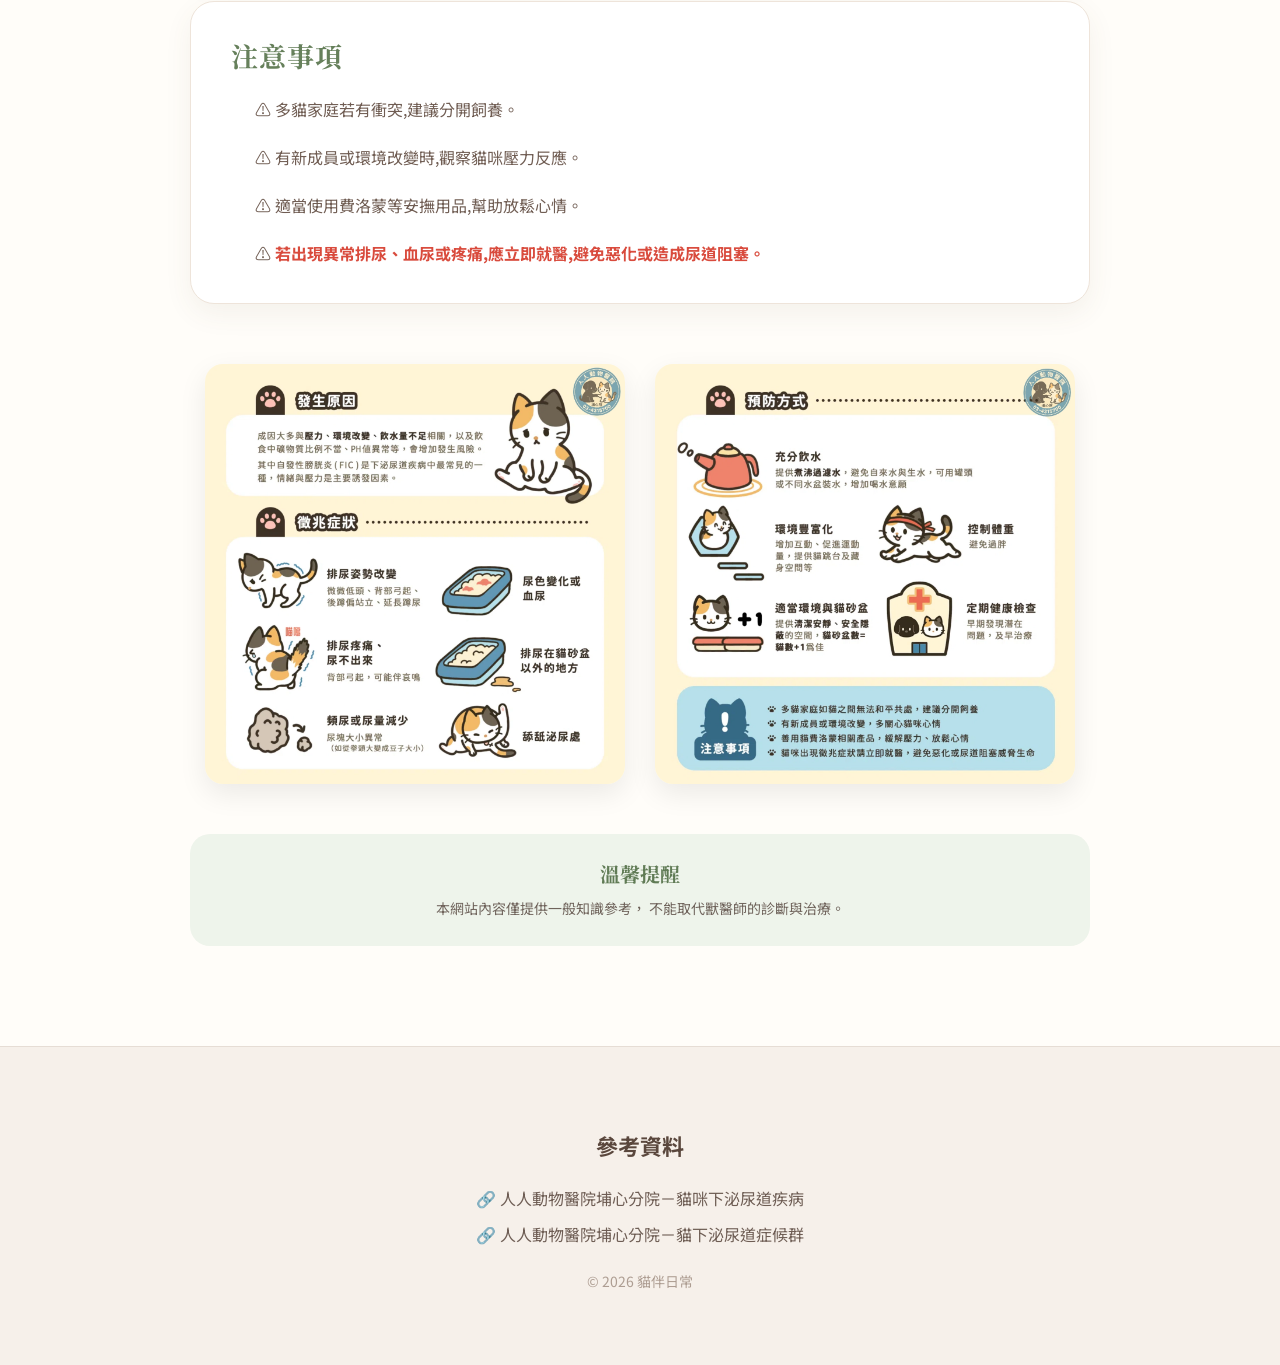
<file: flutd.html>
<!DOCTYPE html>
<html lang="zh-Hant">

<head>
  <meta charset="UTF-8">

  <meta
    name="viewport"
    content="width=device-width, initial-scale=1.0"
  >

  <title>下泌尿道症候群｜貓伴日常</title>

  <!-- Favicon -->
  <link
    rel="icon"
    type="image/png"
    href="images/cat-icon.png"
  >

  <!-- Google 字體 -->
  <link rel="preconnect" href="https://fonts.googleapis.com">

  <link
    rel="preconnect"
    href="https://fonts.gstatic.com"
    crossorigin
  >

  <link
    href="https://fonts.googleapis.com/css2?family=Noto+Sans+TC:wght@400;500;600;700&family=Noto+Serif+TC:wght@500;600;700&display=swap"
    rel="stylesheet"
  >

  <!-- 連結 CSS -->
  <link rel="stylesheet" href="style.css">
</head>

<body>

  <!-- 導覽列 -->
  <header class="header">

    <div class="navigation">

      <!-- Logo -->
      <a href="index.html" class="logo">

        <div class="logo-image">
          <img
            src="images/cat-icon.png"
            alt="貓伴日常 Logo"
          >
        </div>

        <div class="logo-text">
          <strong>貓伴日常</strong>
          <span>陪伴愛貓的每一天 ♡</span>
        </div>

      </a>

      <!-- 導覽選單 -->
      <nav class="nav-links">
        <a href="disease.html">疾病知識</a>
        <a href="food.html">飲食與罐頭</a>
        <a href="hospital.html">住院照護</a>
        <a href="grief.html">悲傷支持</a>
        <a href="about.html">關於貓伴日常</a>
      </nav>

      <!-- 搜尋框 -->
      <div class="search-box">

  <input
    type="search"
    placeholder="搜尋功能開發中..."
    disabled
  >

  <span class="search-icon">⌕</span>

</div>

    </div>

  </header>

  <main>

    <!-- 疾病詳細頁標題 -->
    <section class="article-hero">

      <p class="article-category">
        疾病知識
      </p>

      <h1>下泌尿道症候群</h1>

      <p class="article-introduction">
        <strong>治療目標：</strong>改善排尿異常、解除尿道阻塞，並降低復發風險。
      </p>

    </section>

    <!-- 文章主要內容 -->
    <section class="article-section">

      <div class="article-container">

        <!-- 回到疾病列表 -->
        <a
          href="disease.html"
          class="back-link"
        >
          ← 回到疾病知識
        </a>

        <!-- 什麼是下泌尿道症候群 -->
        <article class="article-block">

          <h2>發生原因</h2>

          <ul>
            <p>💧 主要與<strong>壓力、環境改變、飲水量不足</strong>有關。</p>
            <p>💧 飲食中礦物質比例異常或pH值不平衡也會增加風險。</p>
            <p>💧 <span class="highlight-red">自發性膀胱炎(FIC)</span>是下泌尿道疾病中最常見的類型， 其中情緒壓力是主要誘發因素。</p>
          </ul>

        </article>

        <!-- 常見症狀 -->
        <article class="article-block">

          <h2>徵兆症狀</h2>

          <ul>
            <p>🐱 <strong>排尿姿勢改變：</strong>低頭、背拱起、後腳偏站、延長蹲尿時間。</p>
            <p>🐱 <strong>排尿疼痛或無法排尿：</strong>背部拱起,可能同時發出哀鳴。</p>
            <p>🐱 <strong>尿液異常：</strong>尿色變深、出現血尿。</p>
            <p>🐱 <strong>排尿地點改變：</strong>不在貓砂盆內排尿。</p>
            <p>🐱 <strong>頻尿或尿量減少：</strong>尿塊大小變異(如從拳頭大小變成豆子大小)。</p>
            <p>🐱 <strong>舔拭泌尿處：</strong>頻繁舔陰部表示不適。</p>
          </ul>

        </article>

        <!-- 預防方式 -->
        <article class="article-block">

          <h2>預防方式</h2>

          <ul>
            <p>🐾 <strong>充足飲水：</strong>提供煮沸過濾水,避免自來水或生水。使用不同水碗或噴泉式飲水器,提升飲水量。</p>
            <p>🐾 <strong>環境豐富化：</strong>增加互動與活動量,提供跳台、藏身空間。</p>
            <p>🐾 <strong>控制體重：</strong>避免肥胖以減少泌尿疾病風險。</p>
            <p>🐾 <strong>適當環境與貓砂盆：</strong>保持乾淨、安靜、安全的如廁環境。
<strong>貓砂盆數量應為「貓數＋1」。</strong></p>
            <p>🐾 <strong>定期健康檢查：</strong>早期發現潛在問題並及時治療。</p>
          </ul>

        </article>

        <!-- 注意事項 -->
        <article class="article-block">

          <h2>注意事項</h2>

          <ul>
            <p>⚠️ 多貓家庭若有衝突,建議分開飼養。</p>
            <p>⚠️ 有新成員或環境改變時,觀察貓咪壓力反應。</p>
            <p>⚠️ 適當使用費洛蒙等安撫用品,幫助放鬆心情。</p>
            <p>⚠️ <span class="highlight-red">若出現異常排尿、血尿或疼痛,應立即就醫,避免惡化或造成尿道阻塞。</span></p>
          </ul>

        </article>

<section class="article-gallery">

    <img
        src="images/flutd-info-1.webp"
        alt="下泌尿道症候群資訊圖一"
    >

    <img
        src="images/flutd-info-2.webp"
        alt="下泌尿道症候群資訊圖二"
    >

</section>

        

        <!-- 提醒文字 -->
        <div class="medical-note">

          <strong>溫馨提醒</strong>

          <p>
            本網站內容僅提供一般知識參考，
            不能取代獸醫師的診斷與治療。
          </p>

        </div>

      </div>

    </section>

  </main>

<footer class="footer">

  <div class="footer-container">

    <h3>參考資料</h3>

<ul class="footer-reference">

  <li>
    <a
      href="https://www.zmnzmnpusin.com.tw/disease#urinary"
      target="_blank"
      rel="noopener noreferrer"
    >
      🔗 人人動物醫院埔心分院－貓咪下泌尿道疾病
    </a>
  </li>

  <li>
    <a
      href="https://renrendongwuyiyuanbuxinfenyuan.webnode.page/%e8%b2%93%e4%b8%8b%e6%b3%8c%e5%b0%bf%e9%81%93%e7%97%87%e5%80%99%e7%be%a4/"
      target="_blank"
      rel="noopener noreferrer"
    >
      🔗 人人動物醫院埔心分院－貓下泌尿道症候群
    </a>
  </li>

</ul>

    

    <p class="copyright">
      © 2026 貓伴日常
    </p>

  </div>

</footer>

</body>
</html>
</file>
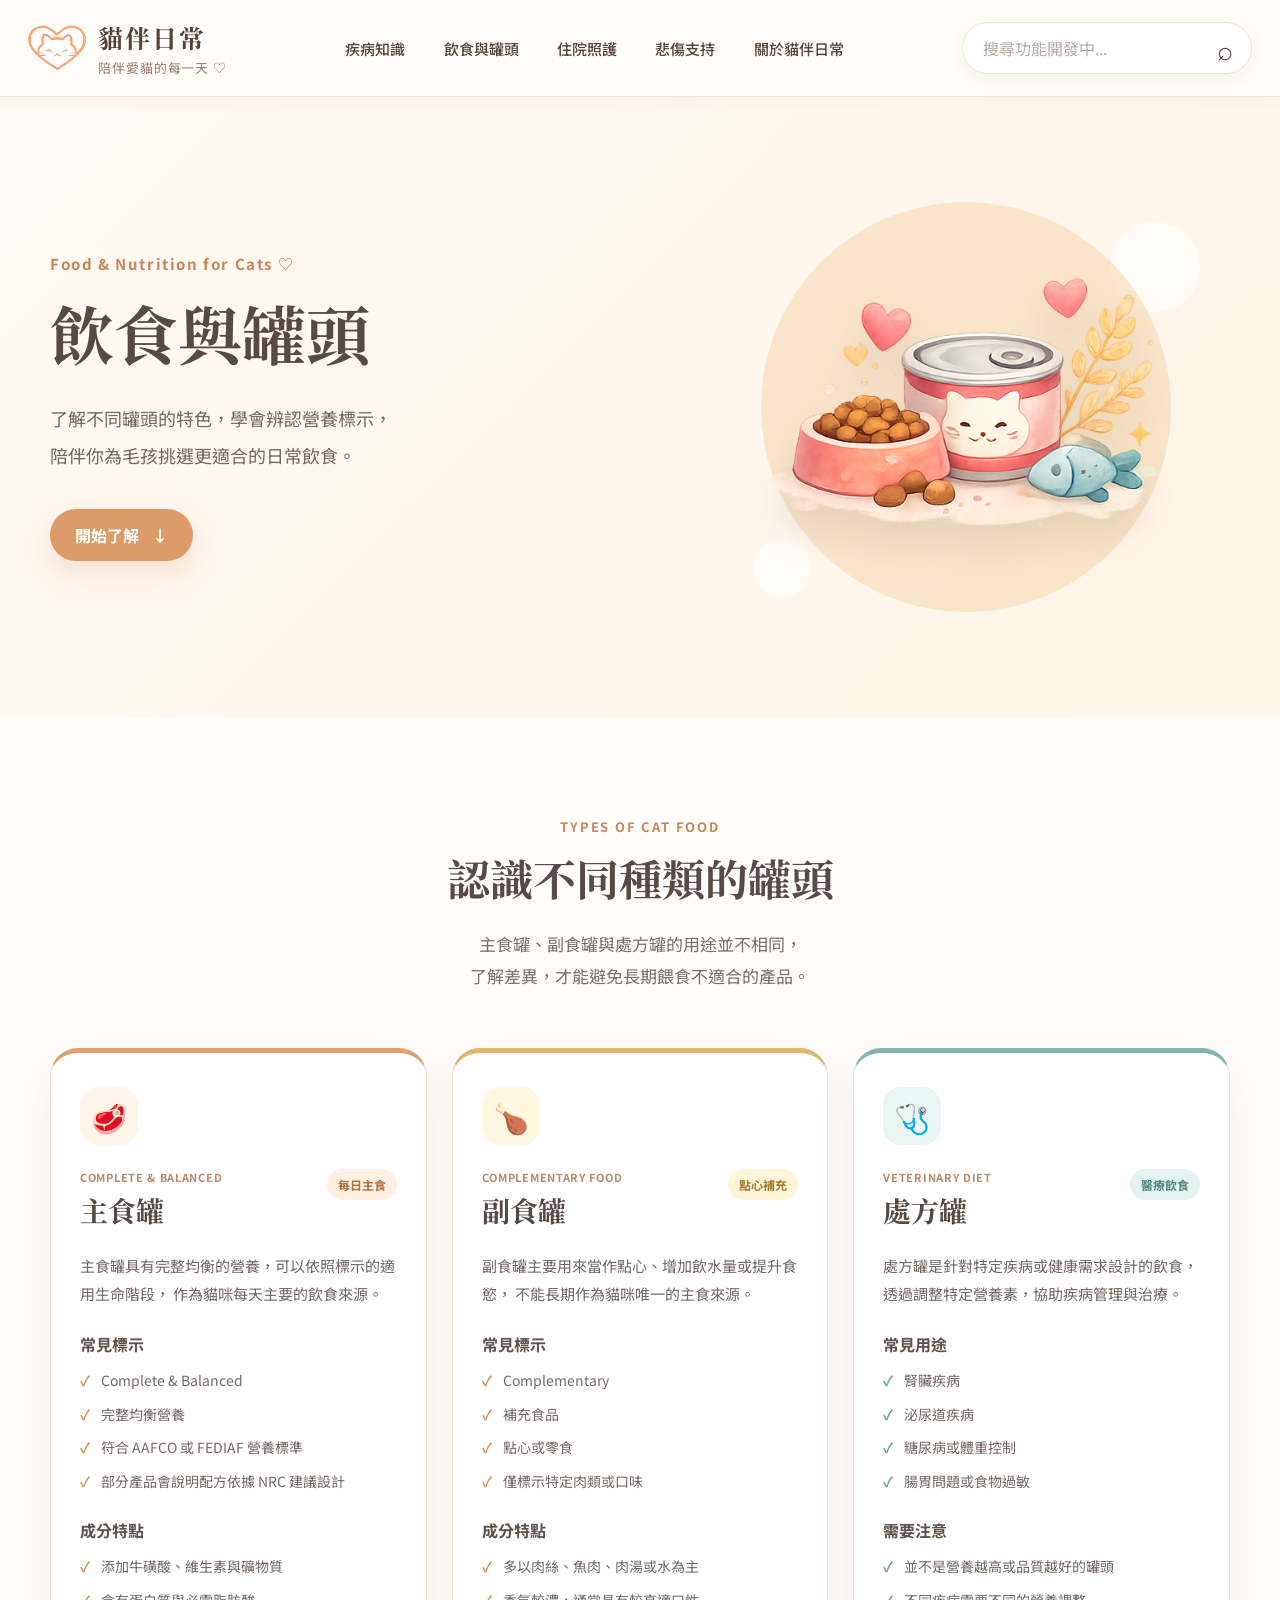
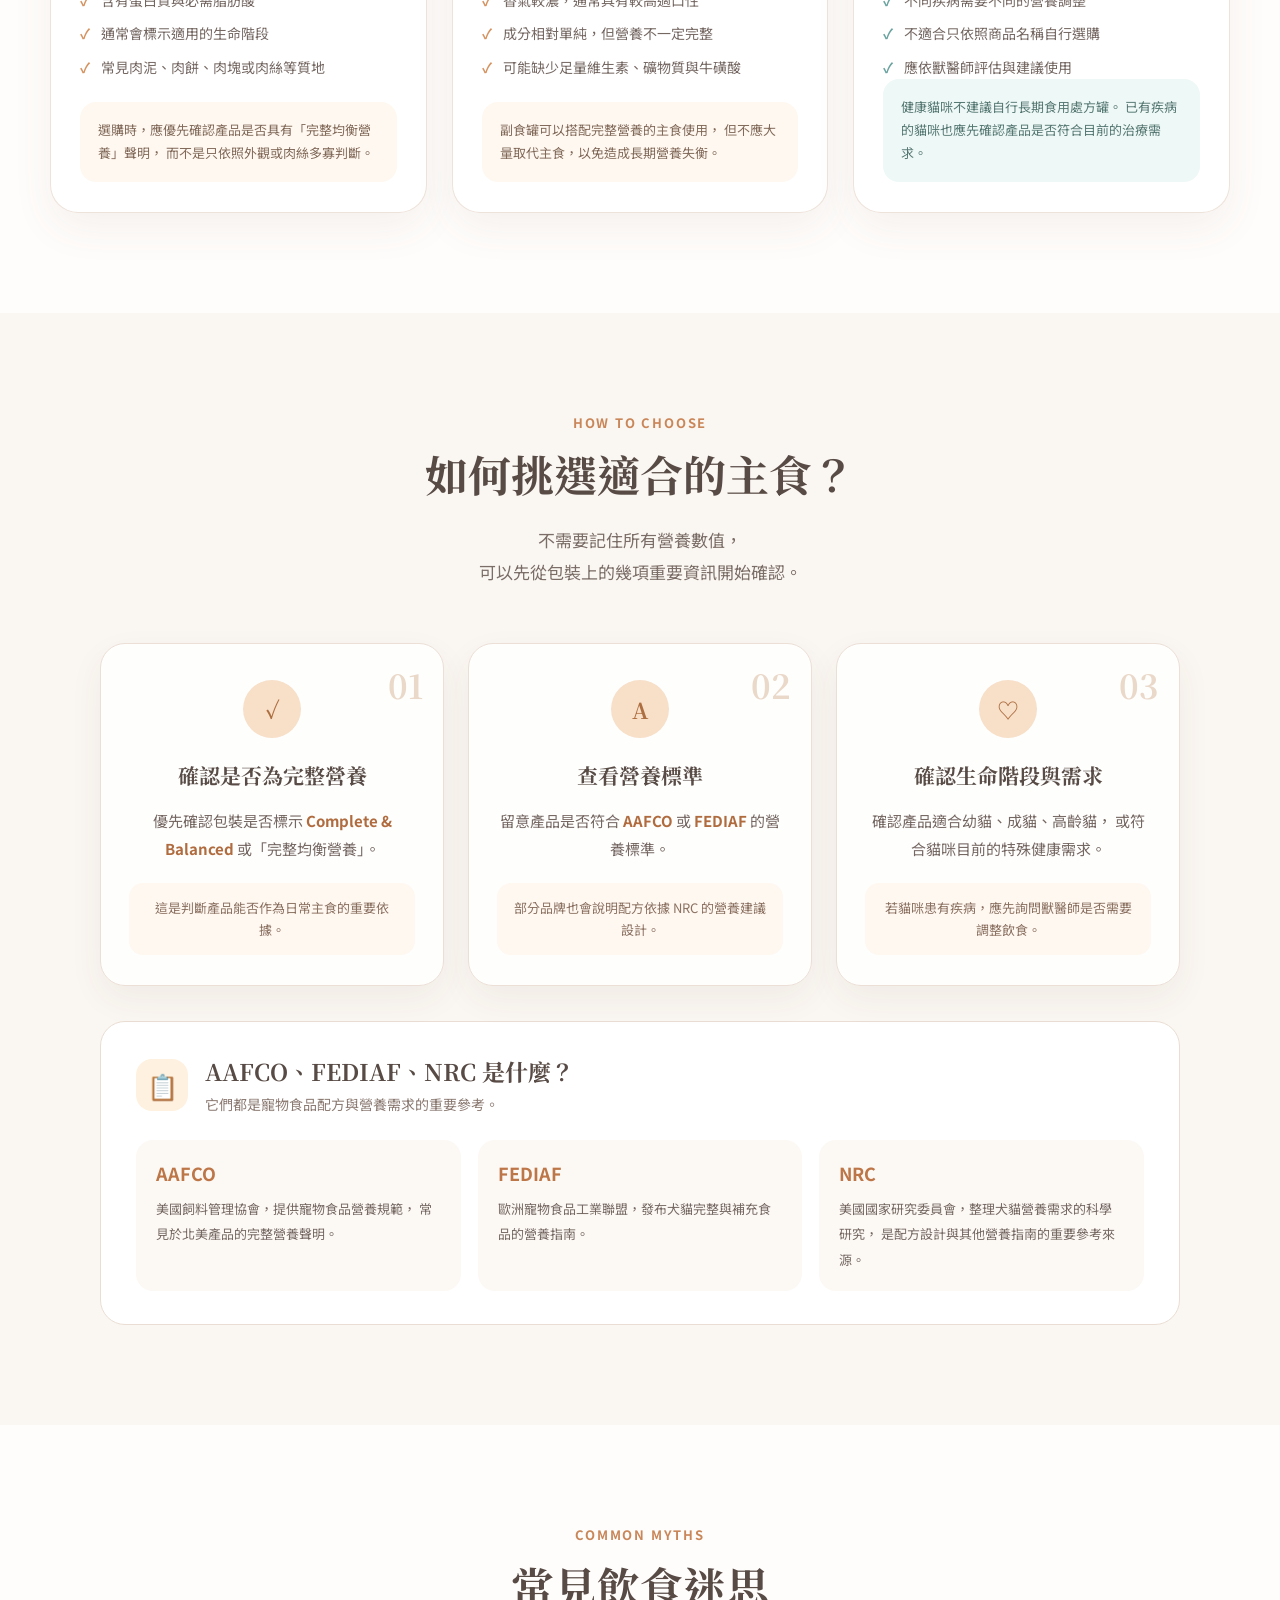
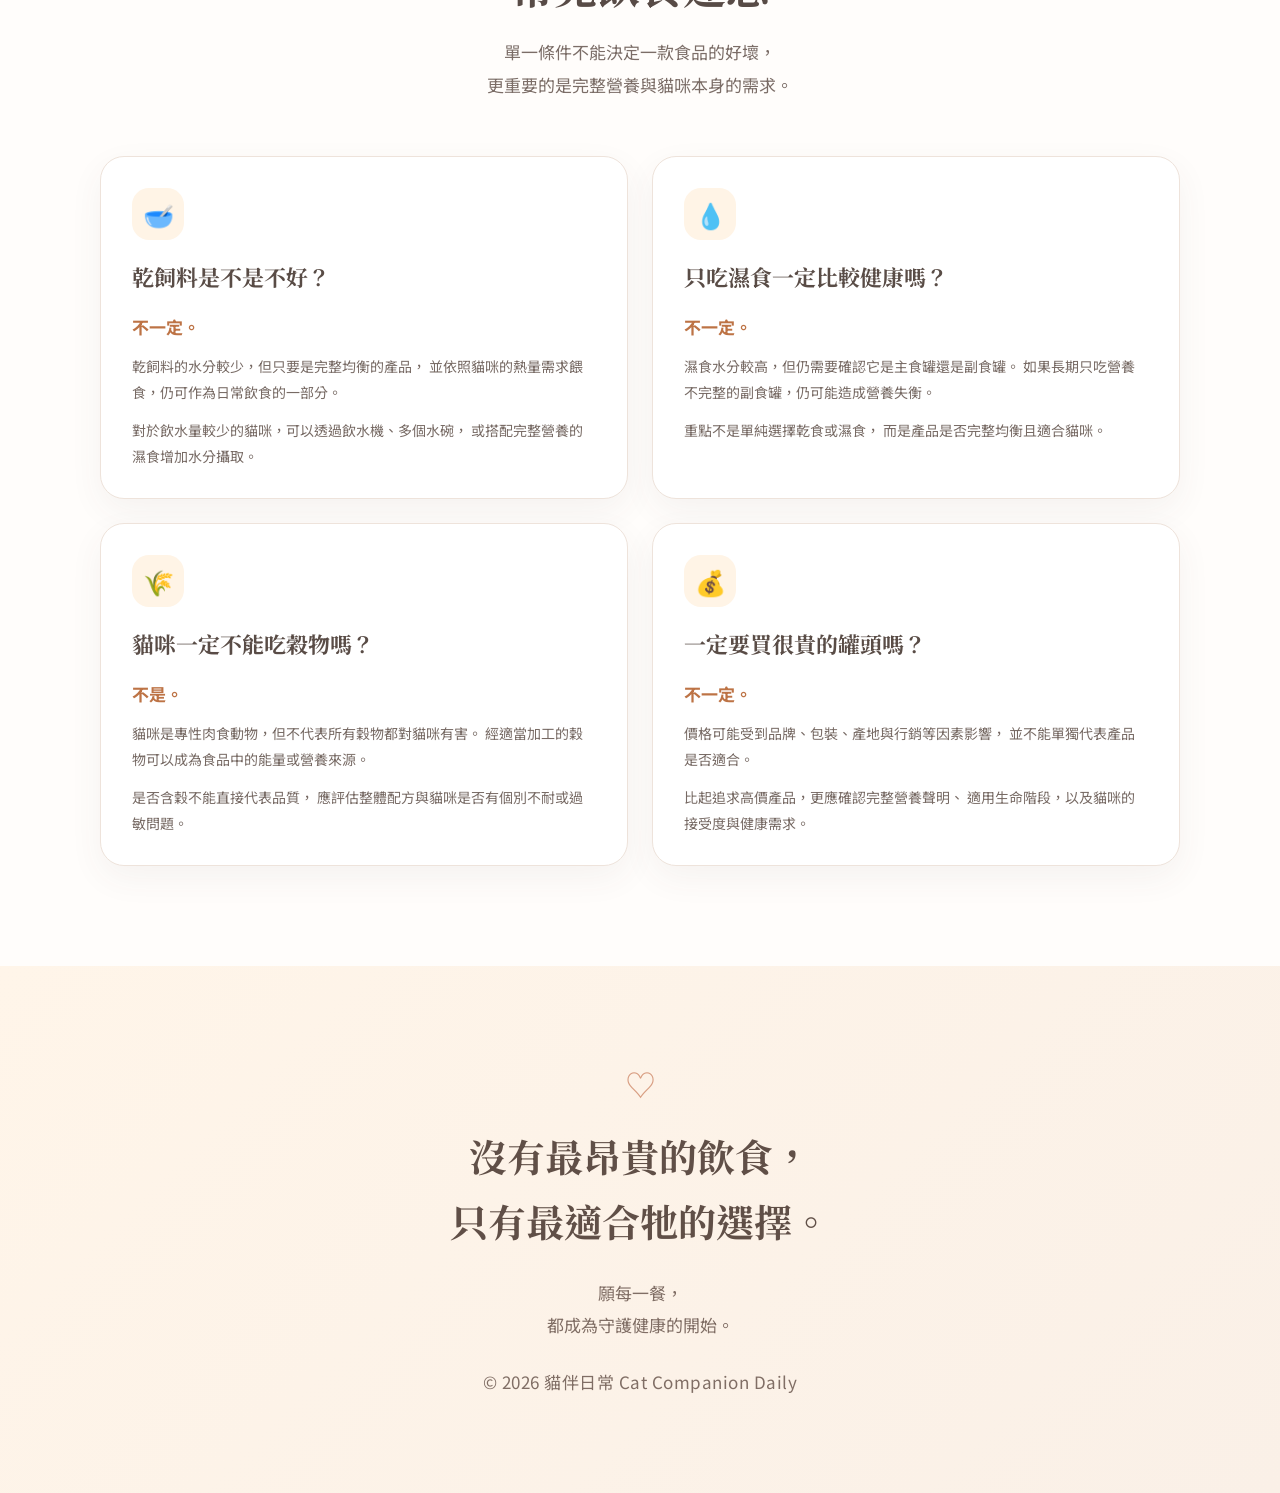
<file: food.html>
<!DOCTYPE html>
<html lang="zh-Hant">
<head>
  <meta charset="UTF-8">

  <meta
    name="viewport"
    content="width=device-width, initial-scale=1.0"
  >

  <title>飲食與罐頭｜貓伴日常</title>

  <link
    rel="icon"
    type="image/png"
    href="images/cat-icon.png"
  >

  <!-- Google 字體 -->
  <link rel="preconnect" href="https://fonts.googleapis.com">
  <link rel="preconnect" href="https://fonts.gstatic.com" crossorigin>

  <link
    href="https://fonts.googleapis.com/css2?family=Noto+Sans+TC:wght@400;500;600;700&family=Noto+Serif+TC:wght@500;600;700&display=swap"
    rel="stylesheet"
  >

  <!-- 共用 CSS -->
  <link rel="stylesheet" href="style.css">
</head>

<body>

  <!-- =========================
       導覽列
  ========================== -->
  <header class="header">

    <div class="navigation">

      <!-- 左側 Logo -->
      <a href="index.html" class="logo">

        <div class="logo-image">
          <img
            src="images/cat-icon.png"
            alt="貓伴日常 Logo"
          >
        </div>

        <div class="logo-text">
          <strong>貓伴日常</strong>
          <span>陪伴愛貓的每一天 ♡</span>
        </div>

      </a>

      <!-- 中間選單 -->
      <nav class="nav-links">
        <a href="disease.html">疾病知識</a>

        <a
          href="food.html"
          class="active"
        >
          飲食與罐頭
        </a>

        <a href="hospital.html">住院照護</a>
        <a href="grief.html">悲傷支持</a>
        <a href="about.html">關於貓伴日常</a>
      </nav>

      <!-- 搜尋框 -->
      <div class="search-box">

        <input
          type="search"
          placeholder="搜尋功能開發中..."
          disabled
        >

        <span class="search-icon">⌕</span>

      </div>

    </div>

  </header>

  <main class="food-page">

    <!-- =========================
         Hero
    ========================== -->
    <section class="food-hero">

      <div class="food-hero-container">

        <!-- 左側文字 -->
        <div class="food-hero-text">

          <p class="food-english-title">
            Food & Nutrition for Cats ♡
          </p>

          <h1>飲食與罐頭</h1>

          <p class="food-hero-description">
            了解不同罐頭的特色，學會辨認營養標示，<br>
            陪伴你為毛孩挑選更適合的日常飲食。
          </p>

          <a
            href="#can-types"
            class="food-hero-button"
          >
            <span>開始了解</span>
            <span>↓</span>
          </a>

        </div>

        <!-- 右側插圖 -->
        <div class="food-hero-image">

          <div class="food-hero-circle"></div>

          <img
            src="images/cat-can.png"
            alt="貓咪與罐頭插畫"
          >

        </div>

      </div>

    </section>

    <!-- =========================
         三種罐頭
    ========================== -->
    <section
      id="can-types"
      class="food-section can-type-section"
    >

      <div class="food-section-heading">

        <p class="food-section-label">
          Types of Cat Food
        </p>

        <h2>認識不同種類的罐頭</h2>

        <p>
          主食罐、副食罐與處方罐的用途並不相同，<br>
          了解差異，才能避免長期餵食不適合的產品。
        </p>

      </div>

      <div class="can-card-grid">

        <!-- 主食罐 -->
        <article class="can-card main-food-card">

          <div class="can-card-icon">
            🥩
          </div>

          <div class="can-card-title">

            <div>
              <span class="can-card-category">
                Complete &amp; Balanced
              </span>

              <h3>主食罐</h3>
            </div>

            <span class="can-card-tag">
              每日主食
            </span>

          </div>

          <p class="can-card-intro">
            主食罐具有完整均衡的營養，可以依照標示的適用生命階段，
            作為貓咪每天主要的飲食來源。
          </p>

          <div class="can-card-block">

            <h4>常見標示</h4>

            <ul>
              <li>Complete &amp; Balanced</li>
              <li>完整均衡營養</li>
              <li>符合 AAFCO 或 FEDIAF 營養標準</li>
              <li>部分產品會說明配方依據 NRC 建議設計</li>
            </ul>

          </div>

          <div class="can-card-block">

            <h4>成分特點</h4>

            <ul>
              <li>添加牛磺酸、維生素與礦物質</li>
              <li>含有蛋白質與必需脂肪酸</li>
              <li>通常會標示適用的生命階段</li>
              <li>常見肉泥、肉餅、肉塊或肉絲等質地</li>
            </ul>

          </div>

          <div class="can-card-note">
            選購時，應優先確認產品是否具有「完整均衡營養」聲明，
            而不是只依照外觀或肉絲多寡判斷。
          </div>

        </article>

        <!-- 副食罐 -->
        <article class="can-card complementary-card">

          <div class="can-card-icon">
            🍗
          </div>

          <div class="can-card-title">

            <div>
              <span class="can-card-category">
                Complementary Food
              </span>

              <h3>副食罐</h3>
            </div>

            <span class="can-card-tag">
              點心補充
            </span>

          </div>

          <p class="can-card-intro">
            副食罐主要用來當作點心、增加飲水量或提升食慾，
            不能長期作為貓咪唯一的主食來源。
          </p>

          <div class="can-card-block">

            <h4>常見標示</h4>

            <ul>
              <li>Complementary</li>
              <li>補充食品</li>
              <li>點心或零食</li>
              <li>僅標示特定肉類或口味</li>
            </ul>

          </div>

          <div class="can-card-block">

            <h4>成分特點</h4>

            <ul>
              <li>多以肉絲、魚肉、肉湯或水為主</li>
              <li>香氣較濃，通常具有較高適口性</li>
              <li>成分相對單純，但營養不一定完整</li>
              <li>可能缺少足量維生素、礦物質與牛磺酸</li>
            </ul>

          </div>

          <div class="can-card-note">
            副食罐可以搭配完整營養的主食使用，
            但不應大量取代主食，以免造成長期營養失衡。
          </div>

        </article>

        <!-- 處方罐 -->
        <article class="can-card prescription-card">

          <div class="can-card-icon">
            🩺
          </div>

          <div class="can-card-title">

            <div>
              <span class="can-card-category">
                Veterinary Diet
              </span>

              <h3>處方罐</h3>
            </div>

            <span class="can-card-tag">
              醫療飲食
            </span>

          </div>

          <p class="can-card-intro">
            處方罐是針對特定疾病或健康需求設計的飲食，
            透過調整特定營養素，協助疾病管理與治療。
          </p>

          <div class="can-card-block">

            <h4>常見用途</h4>

            <ul>
              <li>腎臟疾病</li>
              <li>泌尿道疾病</li>
              <li>糖尿病或體重控制</li>
              <li>腸胃問題或食物過敏</li>
            </ul>

          </div>

          <div class="can-card-block">

            <h4>需要注意</h4>

            <ul>
              <li>並不是營養越高或品質越好的罐頭</li>
              <li>不同疾病需要不同的營養調整</li>
              <li>不適合只依照商品名稱自行選購</li>
              <li>應依獸醫師評估與建議使用</li>
            </ul>

          </div>

          <div class="can-card-note warning-note">
            健康貓咪不建議自行長期食用處方罐。
            已有疾病的貓咪也應先確認產品是否符合目前的治療需求。
          </div>

        </article>

      </div>

    </section>

    <!-- =========================
         如何挑選
    ========================== -->
    <section class="food-section choose-food-section">

      <div class="food-section-heading">

        <p class="food-section-label">
          How to Choose
        </p>

        <h2>如何挑選適合的主食？</h2>

        <p>
          不需要記住所有營養數值，<br>
          可以先從包裝上的幾項重要資訊開始確認。
        </p>

      </div>

      <div class="choose-step-grid">

        <!-- Step 1 -->
        <article class="choose-step-card">

          <span class="choose-step-number">
            01
          </span>

          <div class="choose-step-icon">
            ✓
          </div>

          <h3>確認是否為完整營養</h3>

          <p>
            優先確認包裝是否標示
            <strong>Complete &amp; Balanced</strong>
            或「完整均衡營養」。
          </p>

          <div class="choose-example">
            這是判斷產品能否作為日常主食的重要依據。
          </div>

        </article>

        <!-- Step 2 -->
        <article class="choose-step-card">

          <span class="choose-step-number">
            02
          </span>

          <div class="choose-step-icon">
            A
          </div>

          <h3>查看營養標準</h3>

          <p>
            留意產品是否符合
            <strong>AAFCO</strong>
            或
            <strong>FEDIAF</strong>
            的營養標準。
          </p>

          <div class="choose-example">
            部分品牌也會說明配方依據 NRC 的營養建議設計。
          </div>

        </article>

        <!-- Step 3 -->
        <article class="choose-step-card">

          <span class="choose-step-number">
            03
          </span>

          <div class="choose-step-icon">
            ♡
          </div>

          <h3>確認生命階段與需求</h3>

          <p>
            確認產品適合幼貓、成貓、高齡貓，
            或符合貓咪目前的特殊健康需求。
          </p>

          <div class="choose-example">
            若貓咪患有疾病，應先詢問獸醫師是否需要調整飲食。
          </div>

        </article>

      </div>

      <!-- 名詞說明 -->
      <div class="nutrition-standard-box">

        <div class="nutrition-standard-heading">

          <span>📋</span>

          <div>
            <h3>AAFCO、FEDIAF、NRC 是什麼？</h3>

            <p>
              它們都是寵物食品配方與營養需求的重要參考。
            </p>
          </div>

        </div>

        <div class="nutrition-standard-grid">

          <div class="nutrition-standard-item">
            <strong>AAFCO</strong>

            <span>
              美國飼料管理協會，提供寵物食品營養規範，
              常見於北美產品的完整營養聲明。
            </span>
          </div>

          <div class="nutrition-standard-item">
            <strong>FEDIAF</strong>

            <span>
              歐洲寵物食品工業聯盟，發布犬貓完整與補充食品的營養指南。
            </span>
          </div>

          <div class="nutrition-standard-item">
            <strong>NRC</strong>

            <span>
              美國國家研究委員會，整理犬貓營養需求的科學研究，
              是配方設計與其他營養指南的重要參考來源。
            </span>
          </div>

        </div>

      </div>

    </section>

    <!-- =========================
         常見迷思
    ========================== -->
    <section class="food-section food-myth-section">

      <div class="food-section-heading">

        <p class="food-section-label">
          Common Myths
        </p>

        <h2>常見飲食迷思</h2>

        <p>
          單一條件不能決定一款食品的好壞，<br>
          更重要的是完整營養與貓咪本身的需求。
        </p>

      </div>

      <div class="food-myth-grid">

        <!-- 迷思一 -->
        <article class="food-myth-card">

          <div class="food-myth-icon">
            🥣
          </div>

          <h3>乾飼料是不是不好？</h3>

          <p class="food-myth-answer">
            不一定。
          </p>

          <p>
            乾飼料的水分較少，但只要是完整均衡的產品，
            並依照貓咪的熱量需求餵食，仍可作為日常飲食的一部分。
          </p>

          <p>
            對於飲水量較少的貓咪，可以透過飲水機、多個水碗，
            或搭配完整營養的濕食增加水分攝取。
          </p>

        </article>

        <!-- 迷思二 -->
        <article class="food-myth-card">

          <div class="food-myth-icon">
            💧
          </div>

          <h3>只吃濕食一定比較健康嗎？</h3>

          <p class="food-myth-answer">
            不一定。
          </p>

          <p>
            濕食水分較高，但仍需要確認它是主食罐還是副食罐。
            如果長期只吃營養不完整的副食罐，仍可能造成營養失衡。
          </p>

          <p>
            重點不是單純選擇乾食或濕食，
            而是產品是否完整均衡且適合貓咪。
          </p>

        </article>

        <!-- 迷思三 -->
        <article class="food-myth-card">

          <div class="food-myth-icon">
            🌾
          </div>

          <h3>貓咪一定不能吃穀物嗎？</h3>

          <p class="food-myth-answer">
            不是。
          </p>

          <p>
            貓咪是專性肉食動物，但不代表所有穀物都對貓咪有害。
            經適當加工的穀物可以成為食品中的能量或營養來源。
          </p>

          <p>
            是否含穀不能直接代表品質，
            應評估整體配方與貓咪是否有個別不耐或過敏問題。
          </p>

        </article>

        <!-- 迷思四 -->
        <article class="food-myth-card">

          <div class="food-myth-icon">
            💰
          </div>

          <h3>一定要買很貴的罐頭嗎？</h3>

          <p class="food-myth-answer">
            不一定。
          </p>

          <p>
            價格可能受到品牌、包裝、產地與行銷等因素影響，
            並不能單獨代表產品是否適合。
          </p>

          <p>
            比起追求高價產品，更應確認完整營養聲明、
            適用生命階段，以及貓咪的接受度與健康需求。
          </p>

        </article>

      </div>

    </section>

    <!-- =========================
         溫暖結尾
    ========================== -->
    <section class="food-ending-section">

      <div class="food-ending-content">

        <span class="food-ending-heart">
          ♡
        </span>

        <h2>
          沒有最昂貴的飲食，<br>
          只有最適合牠的選擇。
        </h2>

        <p>
          願每一餐，<br>
          都成為守護健康的開始。
        </p>

      <p class="footer-copyright">
        © 2026 貓伴日常 Cat Companion Daily
      </p>

      </div>

    </section>

  </main>

</body>
</html>
</file>
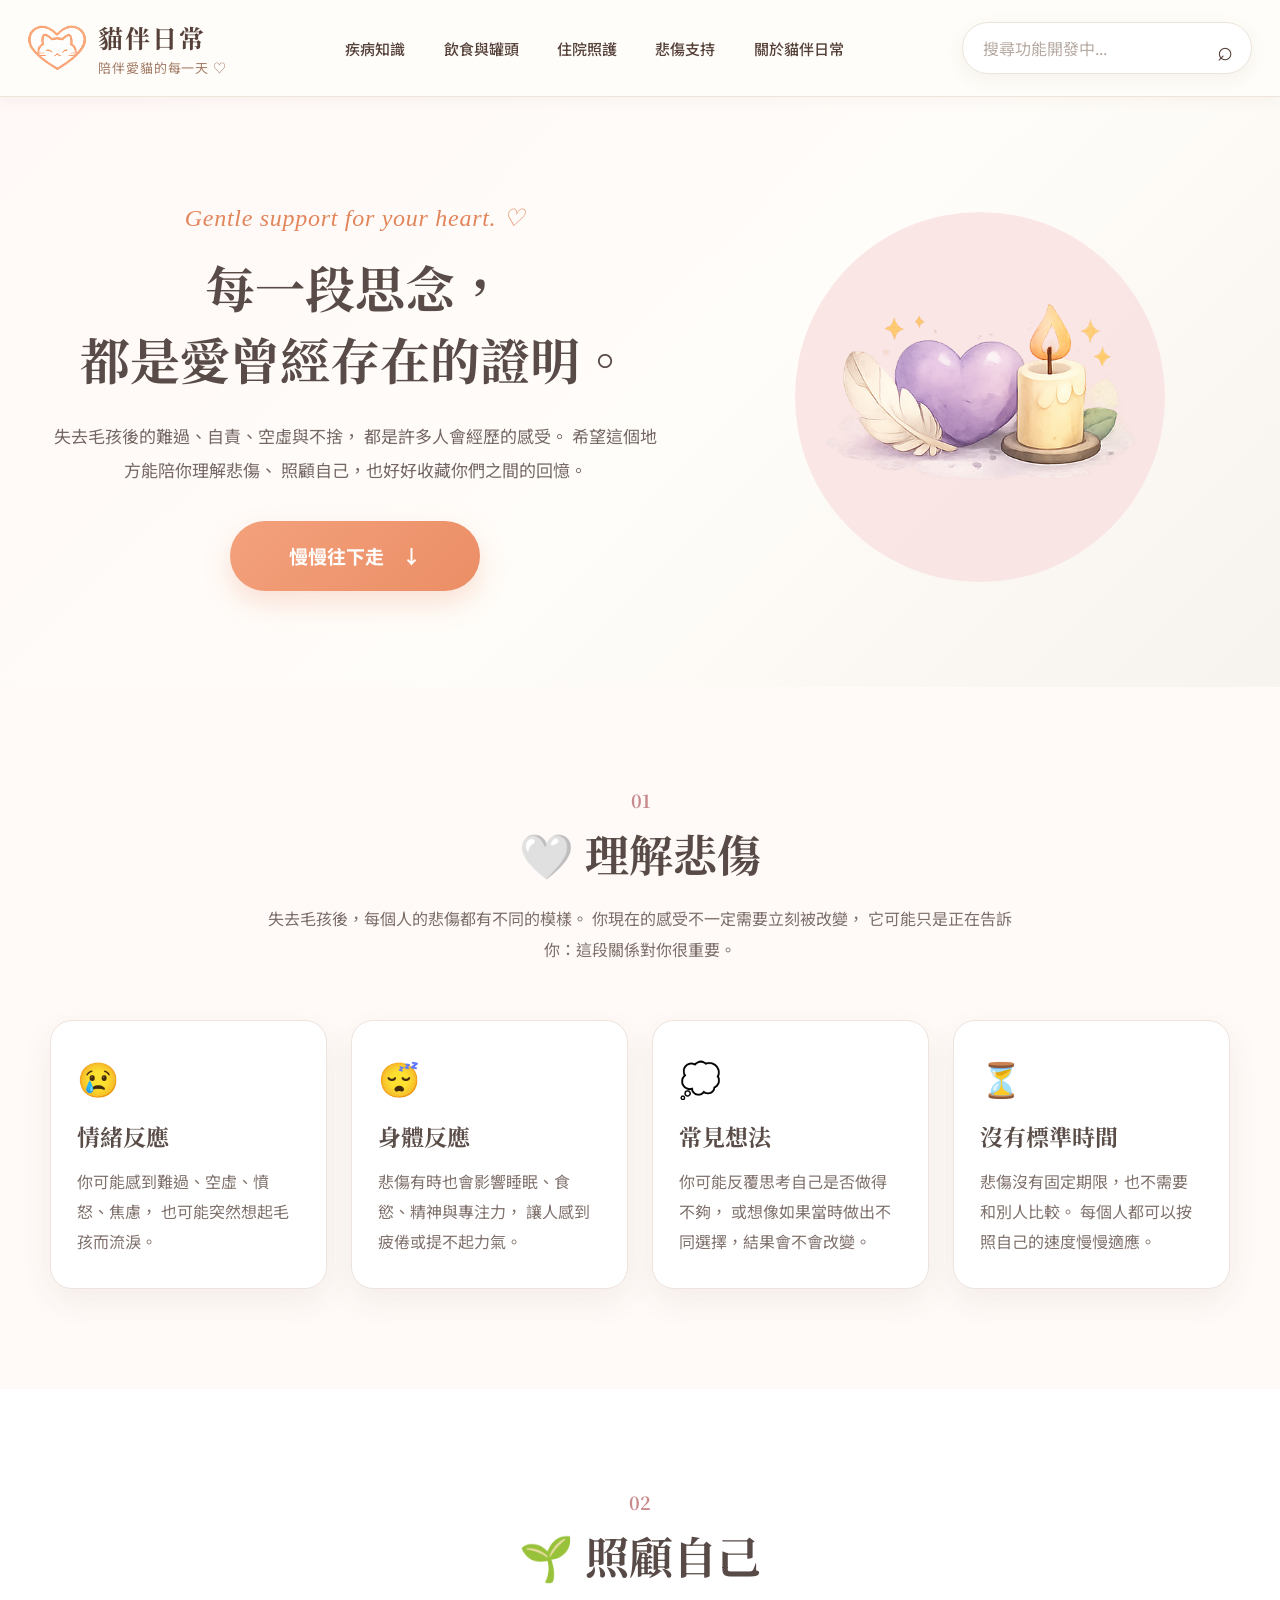
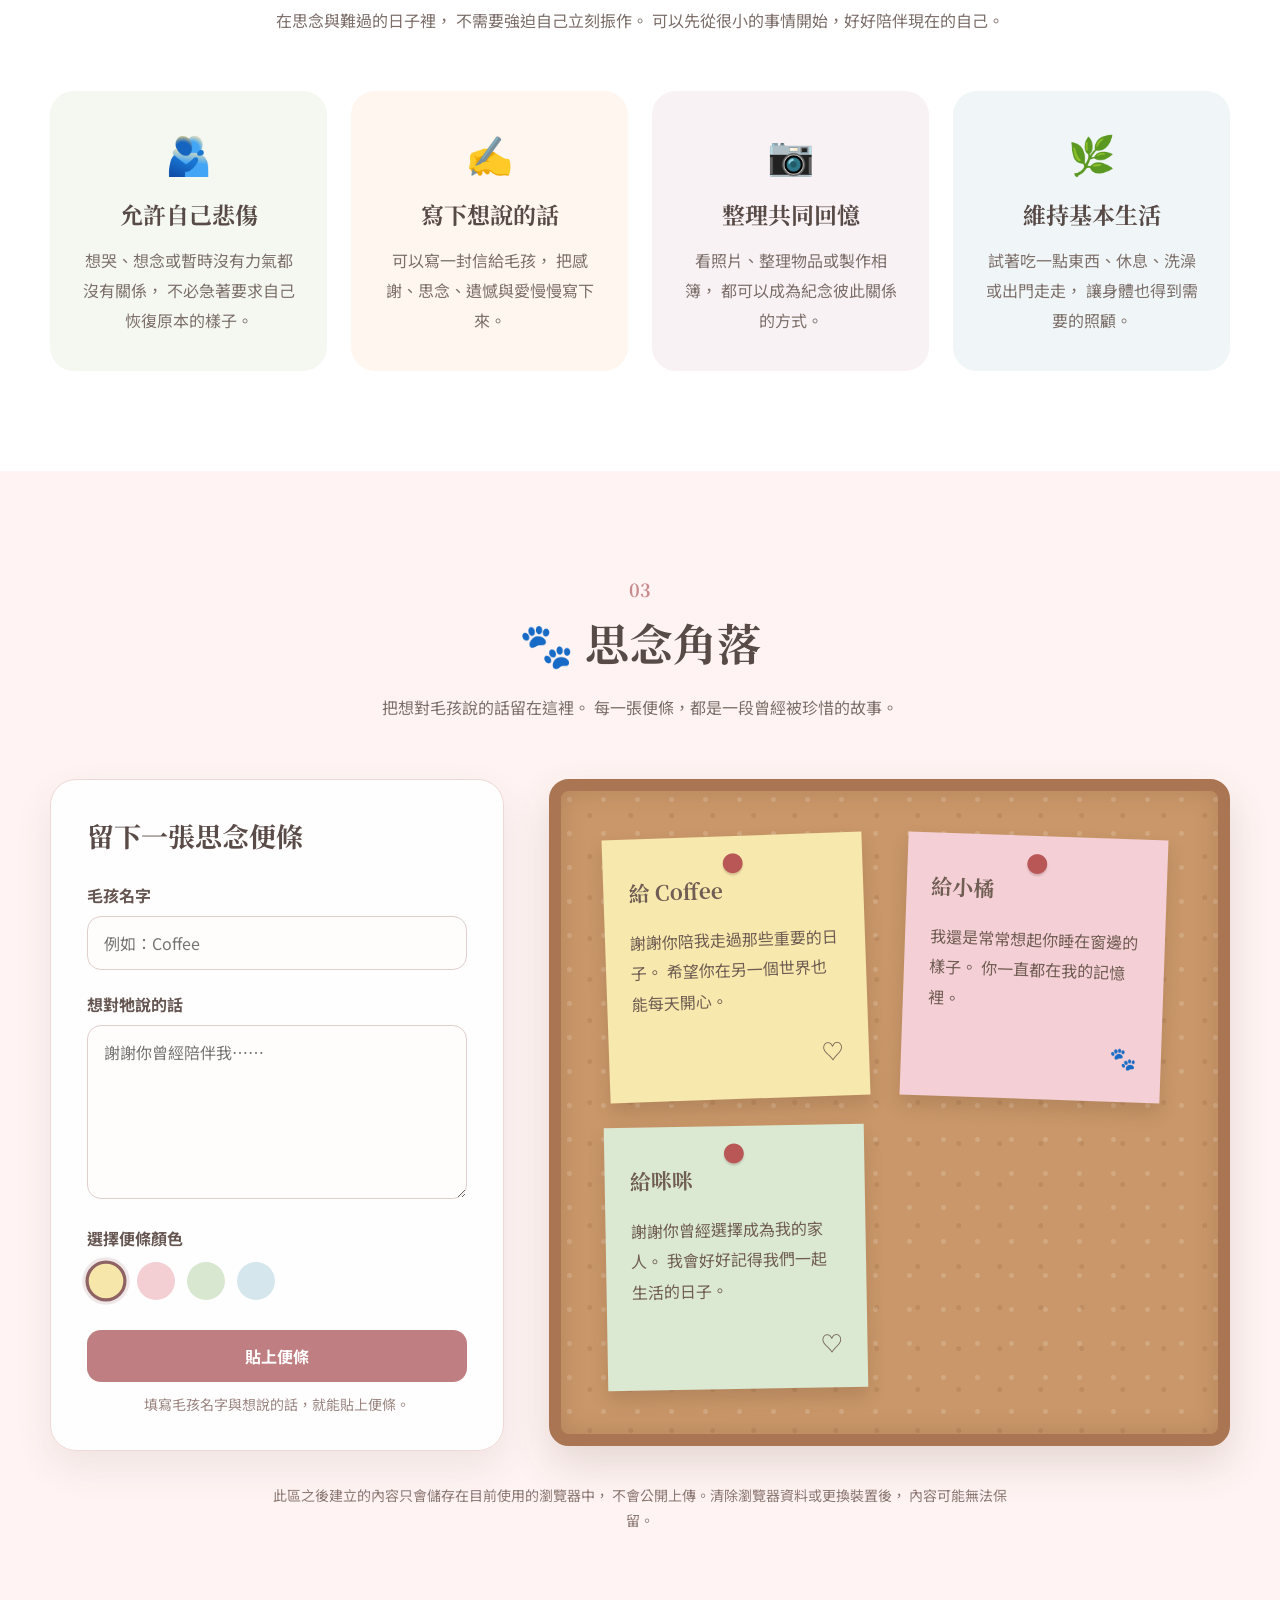
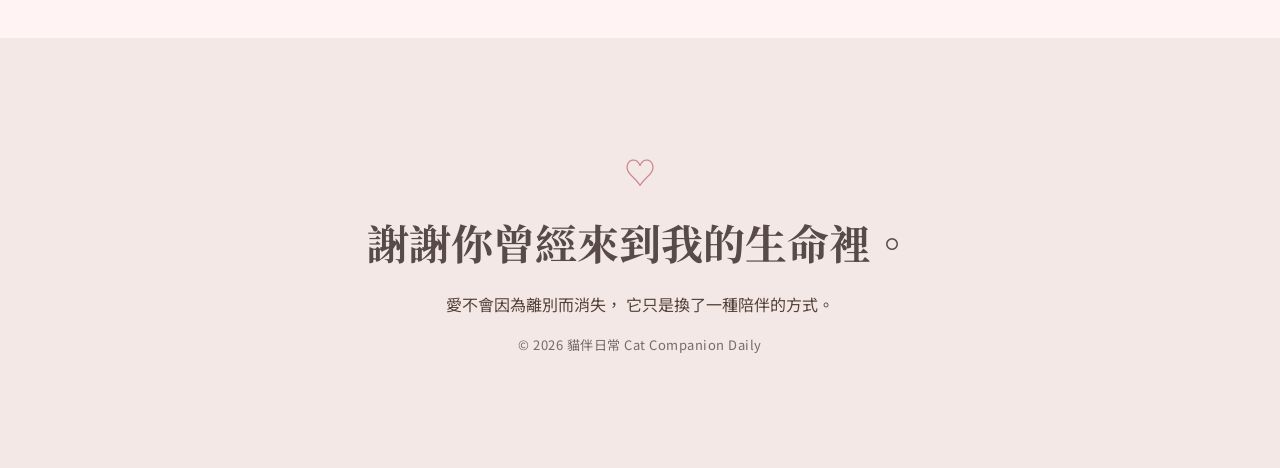
<file: grief.html>
<!DOCTYPE html>
<html lang="zh-Hant">

<head>
  <meta charset="UTF-8">

  <meta
    name="viewport"
    content="width=device-width, initial-scale=1.0"
  >

  <title>悲傷支持｜貓伴日常</title>

  <link
    rel="icon"
    type="image/png"
    href="images/cat-icon.png"
  >

  <!-- Google 字體 -->
  <link rel="preconnect" href="https://fonts.googleapis.com">
  <link rel="preconnect" href="https://fonts.gstatic.com" crossorigin>

  <link
    href="https://fonts.googleapis.com/css2?family=Noto+Sans+TC:wght@400;500;600;700&family=Noto+Serif+TC:wght@500;600;700&display=swap"
    rel="stylesheet"
  >

  <!-- 連結 CSS -->
  <link rel="stylesheet" href="style.css">
</head>

<body>

  <!-- 導覽列 -->
  <header class="header">

    <div class="navigation">

      <!-- Logo -->
      <a href="index.html" class="logo">

        <div class="logo-image">
          <img
            src="images/cat-icon.png"
            alt="貓伴日常 LOGO"
          >
        </div>

        <div class="logo-text">
          <strong>貓伴日常</strong>
          <span>陪伴愛貓的每一天 ♡</span>
        </div>

      </a>

      <!-- 導覽選單 -->
      <nav class="nav-links">
        <a href="disease.html">疾病知識</a>
        <a href="food.html">飲食與罐頭</a>
        <a href="hospital.html">住院照護</a>
        <a href="grief.html" class="active">悲傷支持</a>
        <a href="about.html">關於貓伴日常</a>
      </nav>

      <!-- 搜尋框 -->
      <div class="search-box">

        <input
          type="search"
          placeholder="搜尋功能開發中..."
          disabled
        >

        <span class="search-icon">⌕</span>

      </div>

    </div>

  </header>

  <main>

    <!-- 主視覺 -->
    <section class="grief-hero">

      <div class="grief-hero-container">

        <div class="grief-hero-text">

          <p class="english-title">
            Gentle support for your heart. ♡
          </p>

          <h1>
            每一段思念，<br>
            都是愛曾經存在的證明。
          </h1>

          <p class="grief-hero-description">
            失去毛孩後的難過、自責、空虛與不捨，
            都是許多人會經歷的感受。
            希望這個地方能陪你理解悲傷、
            照顧自己，也好好收藏你們之間的回憶。
          </p>

          <a
            href="#understand"
            class="explore-button"
          >
            <span>慢慢往下走</span>
            <span>↓</span>
          </a>

        </div>

        <div class="grief-hero-image">

          <div class="grief-soft-circle"></div>

          <img
            src="images/cat-heart.png"
            alt="抱著愛心的貓咪插畫"
          >

        </div>

      </div>

    </section>

    <!-- 理解悲傷 -->
    <section
      id="understand"
      class="understand-section"
    >

      <div class="grief-content-container">

        <div class="grief-section-heading">

          <p class="grief-section-number">01</p>

          <h2>🤍 理解悲傷</h2>

          <p>
            失去毛孩後，每個人的悲傷都有不同的模樣。
            你現在的感受不一定需要立刻被改變，
            它可能只是正在告訴你：這段關係對你很重要。
          </p>

        </div>

        <div class="understand-grid">

          <article class="understand-card">

            <div class="understand-icon">😢</div>

            <h3>情緒反應</h3>

            <p>
              你可能感到難過、空虛、憤怒、焦慮，
              也可能突然想起毛孩而流淚。
            </p>

          </article>

          <article class="understand-card">

            <div class="understand-icon">😴</div>

            <h3>身體反應</h3>

            <p>
              悲傷有時也會影響睡眠、食慾、精神與專注力，
              讓人感到疲倦或提不起力氣。
            </p>

          </article>

          <article class="understand-card">

            <div class="understand-icon">💭</div>

            <h3>常見想法</h3>

            <p>
              你可能反覆思考自己是否做得不夠，
              或想像如果當時做出不同選擇，結果會不會改變。
            </p>

          </article>

          <article class="understand-card">

            <div class="understand-icon">⏳</div>

            <h3>沒有標準時間</h3>

            <p>
              悲傷沒有固定期限，也不需要和別人比較。
              每個人都可以按照自己的速度慢慢適應。
            </p>

          </article>

        </div>

      </div>

    </section>

    <!-- 照顧自己 -->
    <section class="self-care-section">

      <div class="grief-content-container">

        <div class="grief-section-heading">

          <p class="grief-section-number">02</p>

          <h2>🌱 照顧自己</h2>

          <p>
            在思念與難過的日子裡，
            不需要強迫自己立刻振作。
            可以先從很小的事情開始，好好陪伴現在的自己。
          </p>

        </div>

        <div class="self-care-grid">

          <article class="self-care-card">

            <div class="self-care-icon">🫂</div>

            <h3>允許自己悲傷</h3>

            <p>
              想哭、想念或暫時沒有力氣都沒有關係，
              不必急著要求自己恢復原本的樣子。
            </p>

          </article>

          <article class="self-care-card">

            <div class="self-care-icon">✍️</div>

            <h3>寫下想說的話</h3>

            <p>
              可以寫一封信給毛孩，
              把感謝、思念、遺憾與愛慢慢寫下來。
            </p>

          </article>

          <article class="self-care-card">

            <div class="self-care-icon">📷</div>

            <h3>整理共同回憶</h3>

            <p>
              看照片、整理物品或製作相簿，
              都可以成為紀念彼此關係的方式。
            </p>

          </article>

          <article class="self-care-card">

            <div class="self-care-icon">🌿</div>

            <h3>維持基本生活</h3>

            <p>
              試著吃一點東西、休息、洗澡或出門走走，
              讓身體也得到需要的照顧。
            </p>

          </article>

        </div>

      </div>

    </section>

    <!-- 思念角落 -->
    <section
      id="memory"
      class="memory-section"
    >

      <div class="grief-content-container">

        <div class="grief-section-heading">

          <p class="grief-section-number">03</p>

          <h2>🐾 思念角落</h2>

          <p>
            把想對毛孩說的話留在這裡。
            每一張便條，都是一段曾經被珍惜的故事。
          </p>

        </div>

        <div class="memory-layout">

          <!-- 左側表單 -->
          <div class="memory-form-card">

            <h3>留下一張思念便條</h3>

            <div class="memory-form-group">

              <label for="petName">
                毛孩名字
              </label>

              <input
                type="text"
                id="petName"
                placeholder="例如：Coffee"
              >

            </div>

            <div class="memory-form-group">

              <label for="memoryMessage">
                想對牠說的話
              </label>

              <textarea
                id="memoryMessage"
                rows="6"
                placeholder="謝謝你曾經陪伴我……"
              ></textarea>

            </div>

            <div class="memory-color-area">

              <p>選擇便條顏色</p>

              <div class="memory-color-options">

  <button
    type="button"
    class="memory-color yellow-note selected"
    data-color="yellow"
    aria-label="黃色便條"
  ></button>

  <button
    type="button"
    class="memory-color pink-note"
    data-color="pink"
    aria-label="粉色便條"
  ></button>

  <button
    type="button"
    class="memory-color green-note"
    data-color="green"
    aria-label="綠色便條"
  ></button>

  <button
    type="button"
    class="memory-color blue-note"
    data-color="blue"
    aria-label="藍色便條"
  ></button>

</div>

            </div>

            <button
  type="button"
  id="memorySubmitButton"
  class="memory-submit-button"
>
  貼上便條
</button>

            <p
  id="memoryFormMessage"
  class="memory-development-note"
>
  填寫毛孩名字與想說的話，就能貼上便條。
</p>

          </div>

          <!-- 右側紀念牆 -->
          <div
  id="memoryBoard"
  class="memory-board"
>

            <article class="memory-note note-yellow">

              <span class="memory-pin">●</span>

              <p class="memory-note-to">
                給 Coffee
              </p>

              <p class="memory-note-message">
                謝謝你陪我走過那些重要的日子。
                希望你在另一個世界也能每天開心。
              </p>

              <p class="memory-note-symbol">♡</p>

            </article>

            <article class="memory-note note-pink">

              <span class="memory-pin">●</span>

              <p class="memory-note-to">
                給小橘
              </p>

              <p class="memory-note-message">
                我還是常常想起你睡在窗邊的樣子。
                你一直都在我的記憶裡。
              </p>

              <p class="memory-note-symbol">🐾</p>

            </article>

            <article class="memory-note note-green">

              <span class="memory-pin">●</span>

              <p class="memory-note-to">
                給咪咪
              </p>

              <p class="memory-note-message">
                謝謝你曾經選擇成為我的家人。
                我會好好記得我們一起生活的日子。
              </p>

              <p class="memory-note-symbol">♡</p>

            </article>

          </div>

        </div>

        <p class="memory-privacy-note">
          此區之後建立的內容只會儲存在目前使用的瀏覽器中，
          不會公開上傳。清除瀏覽器資料或更換裝置後，
          內容可能無法保留。
        </p>

      </div>

    </section>

    <!-- 結尾 -->
    <section class="grief-ending">

      <div class="grief-ending-content">

        <p class="ending-symbol">♡</p>

        <h2>
          謝謝你曾經來到我的生命裡。
        </h2>

        <p>
          愛不會因為離別而消失，
          它只是換了一種陪伴的方式。
        </p>

        <p class="footer-copyright">
        © 2026 貓伴日常 Cat Companion Daily
        </p>

      </div>

    </section>

  </main>

  <script src="script.js"></script>

</body>

</html>
</file>
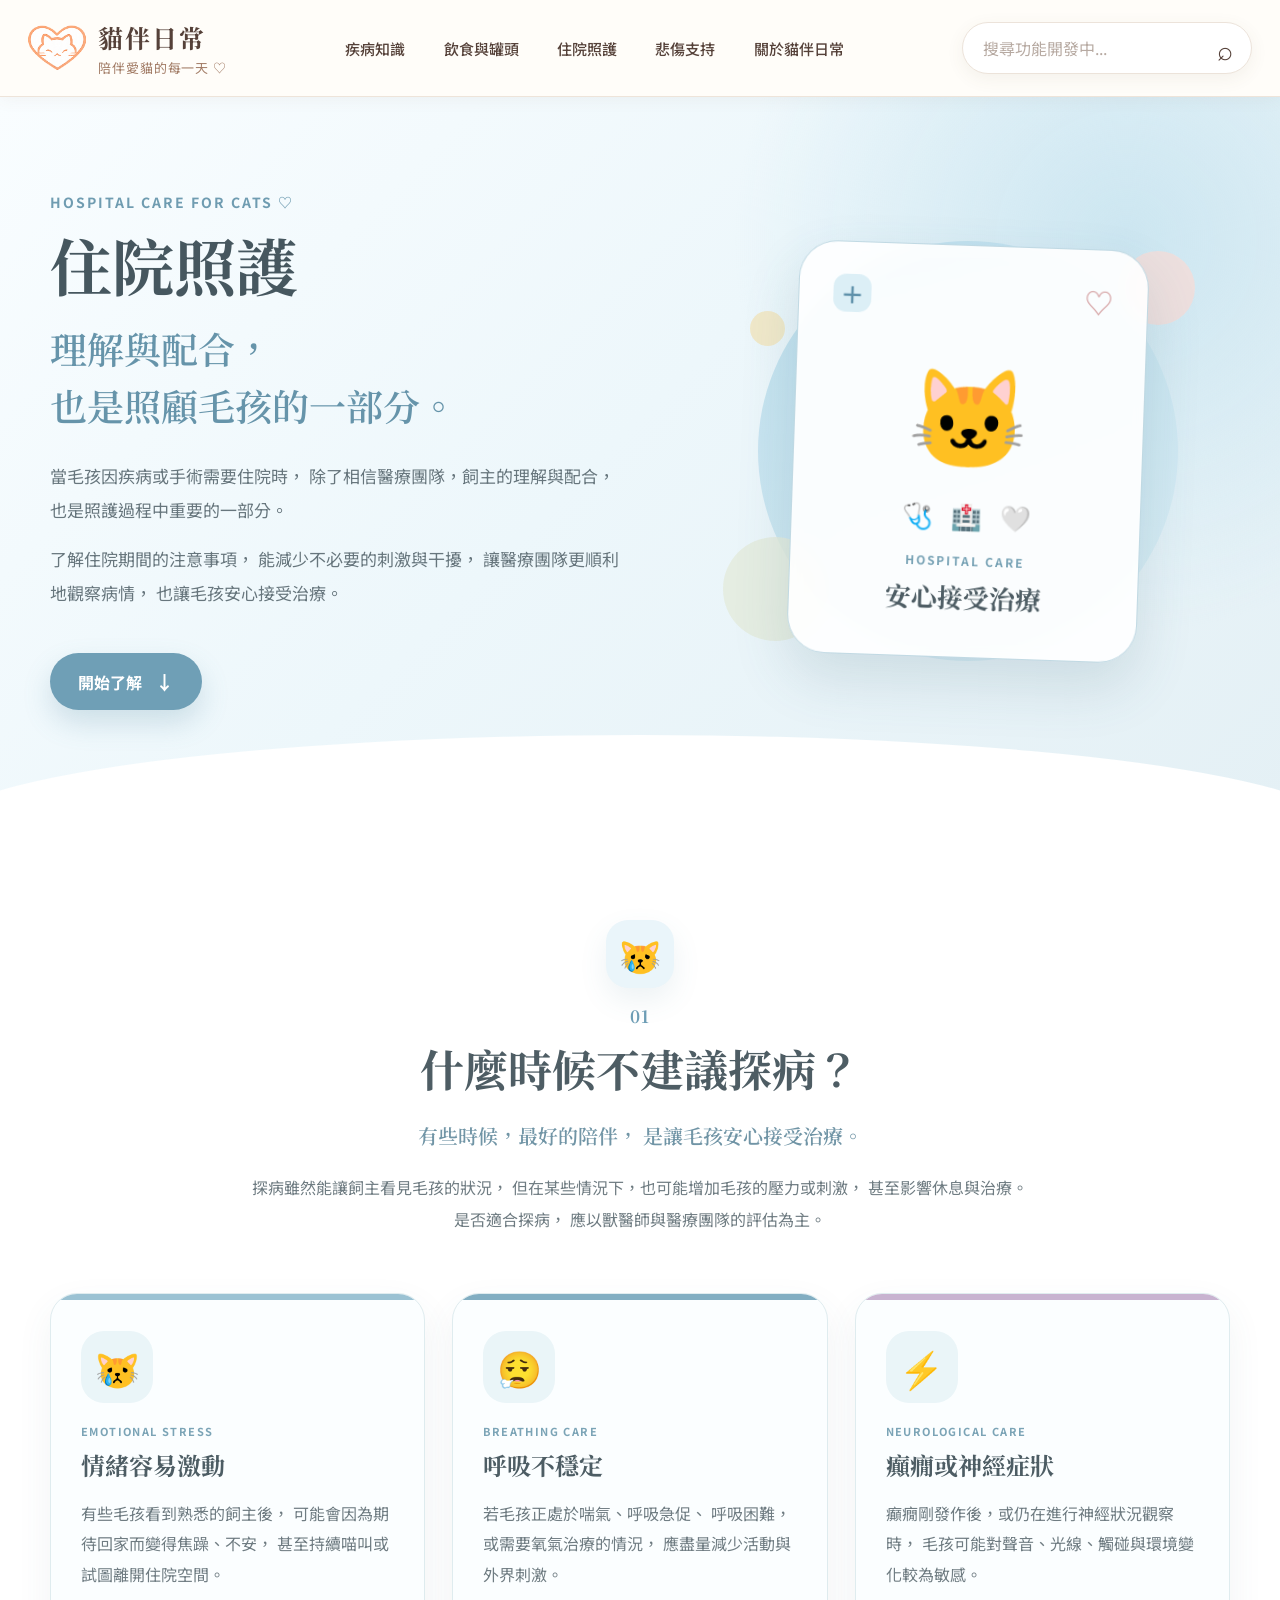
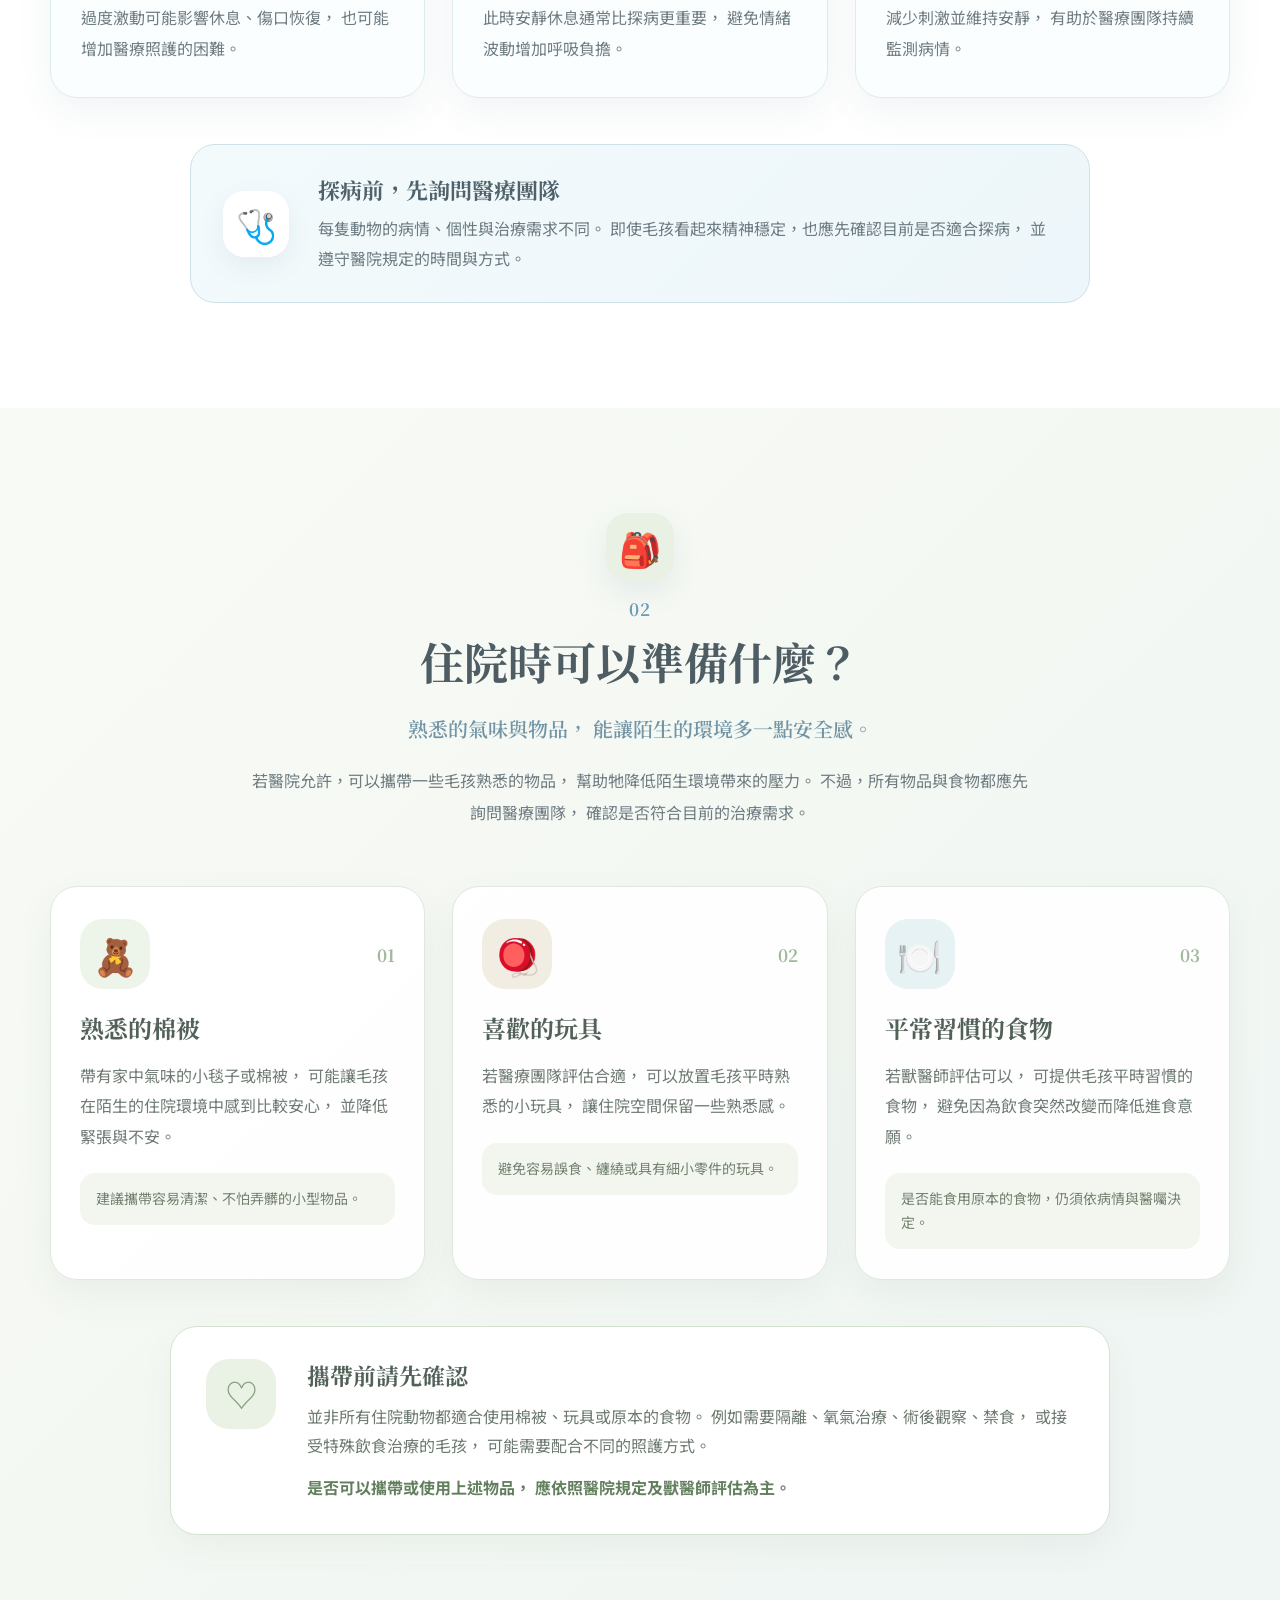
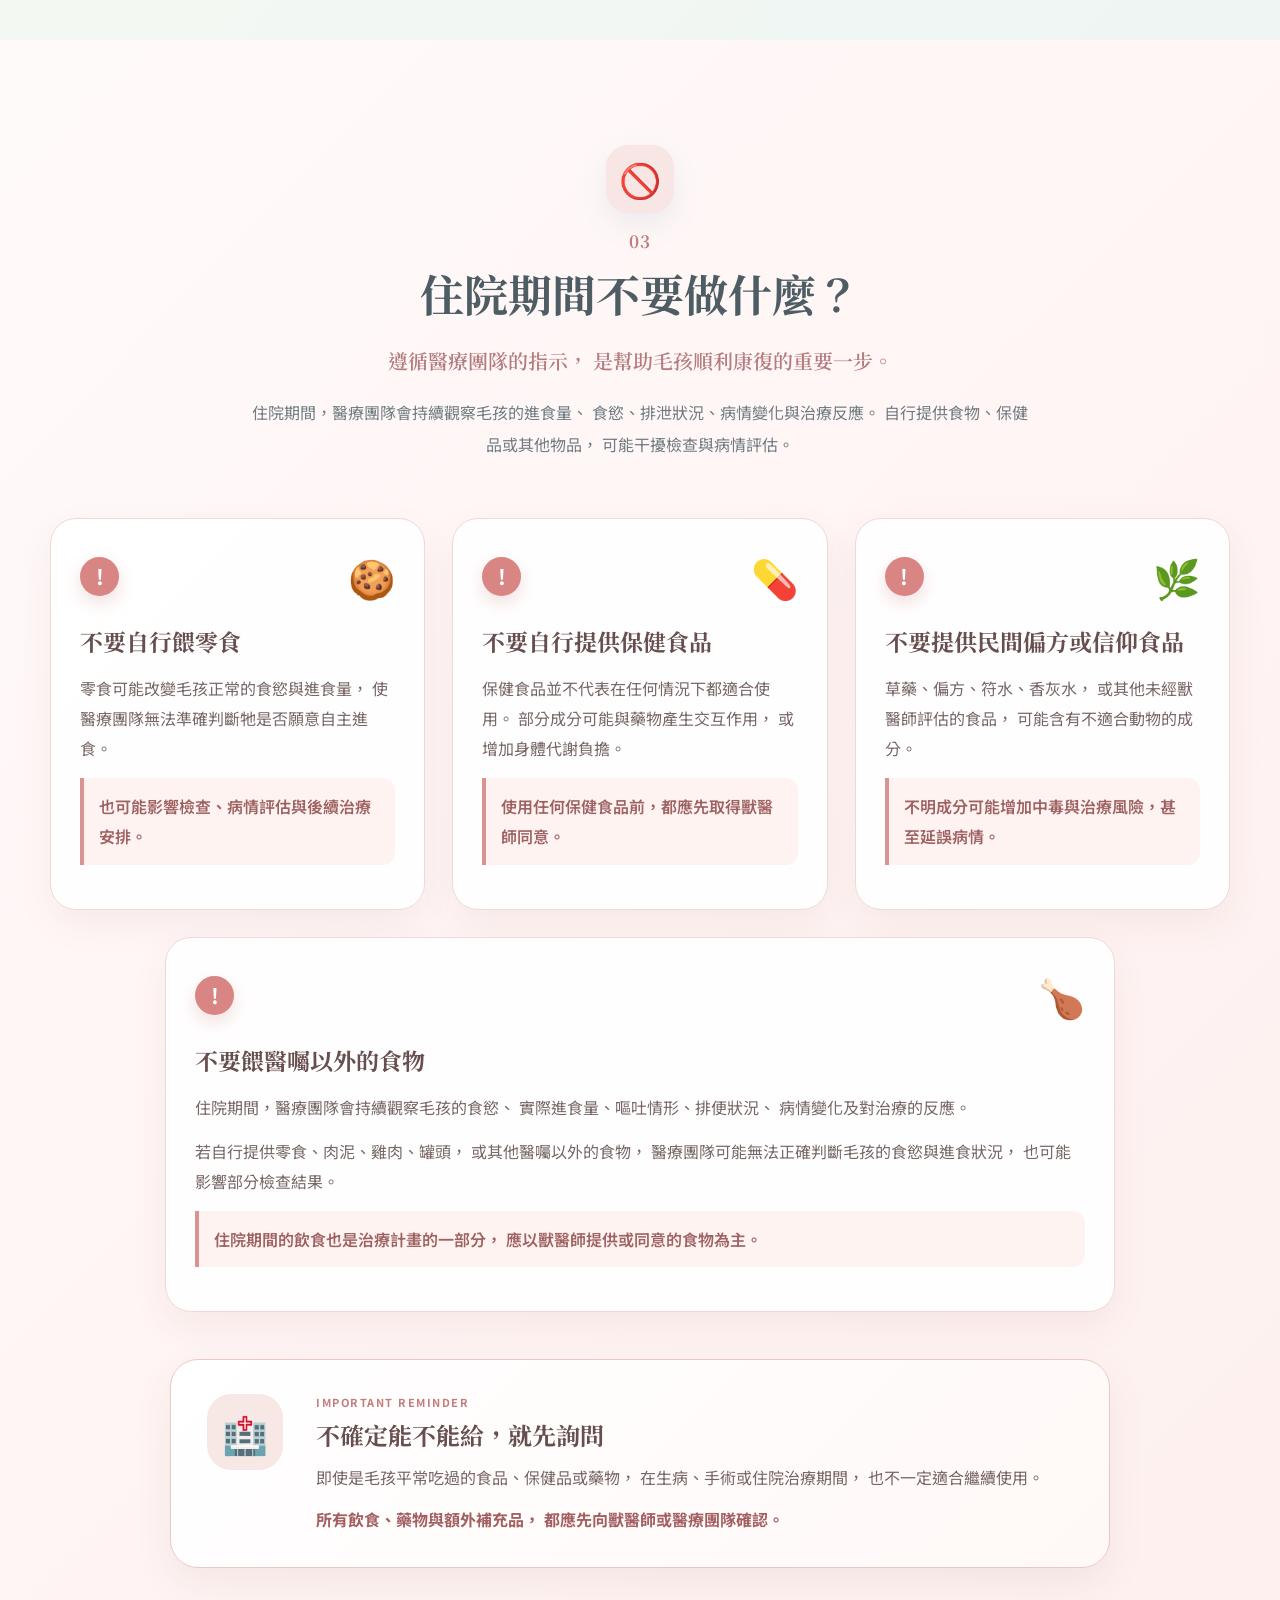
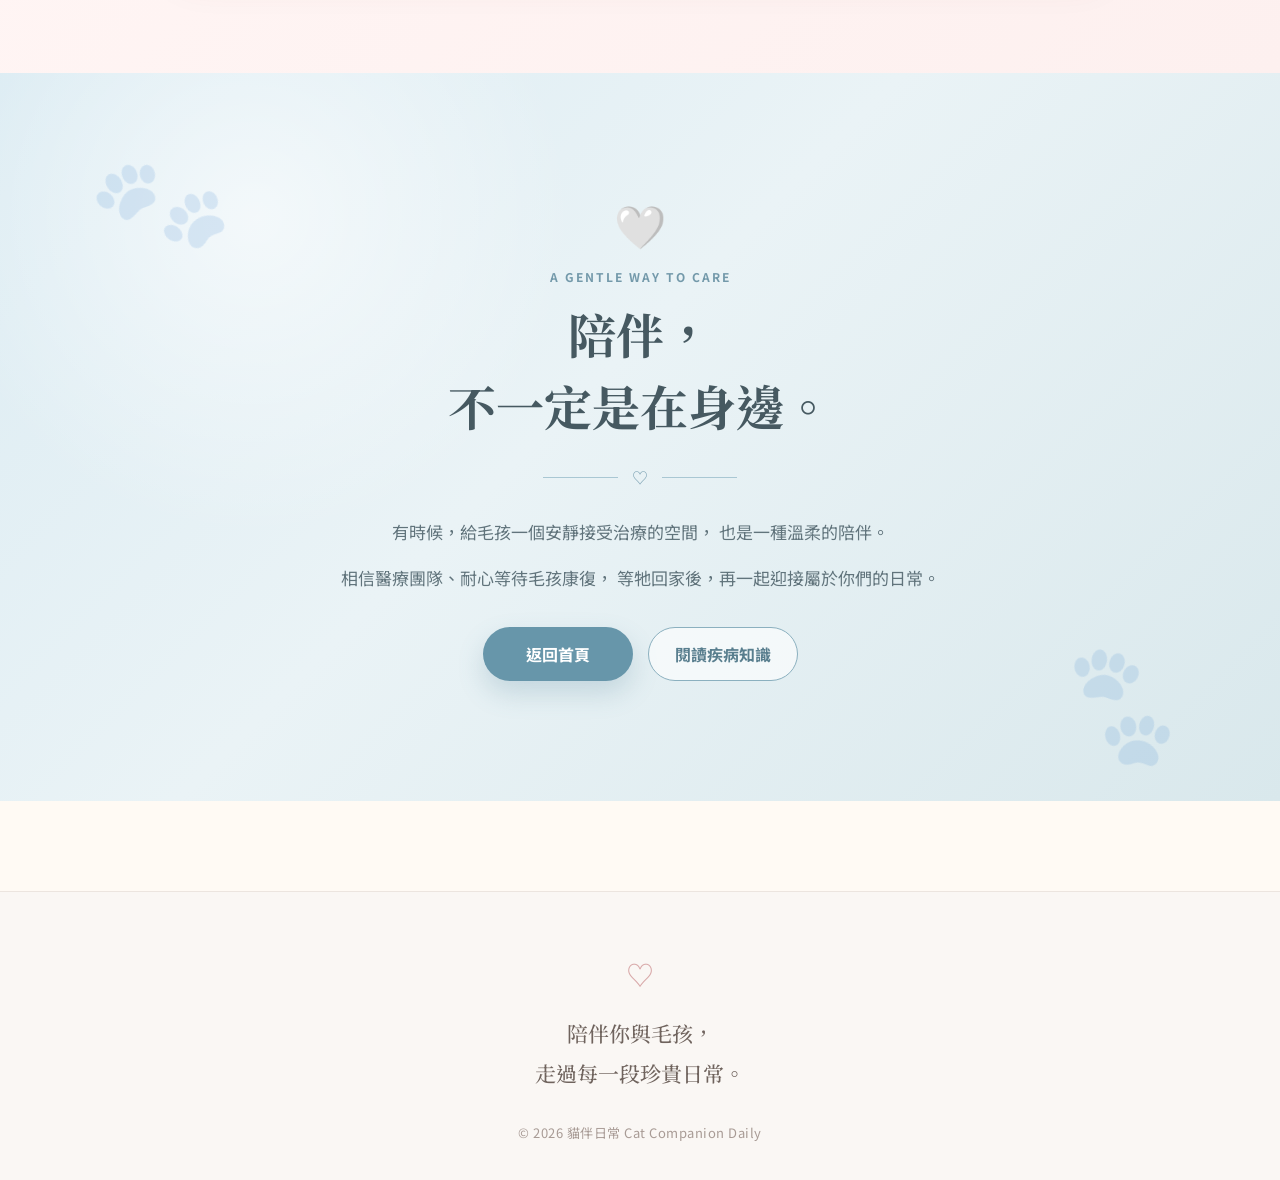
<file: hospital.html>
<!DOCTYPE html>
<html lang="zh-Hant">

<head>
  <meta charset="UTF-8">

  <meta
    name="viewport"
    content="width=device-width, initial-scale=1.0"
  >

  <meta
    name="description"
    content="貓伴日常住院照護指南，整理不建議探病的情況、住院時可準備的物品，以及住院期間的飲食與照護注意事項。"
  >

  <title>住院照護｜貓伴日常</title>

  <link
    rel="icon"
    type="image/png"
    href="images/cat-icon.png"
  >

  <!-- Google 字體 -->
  <link rel="preconnect" href="https://fonts.googleapis.com">
  <link rel="preconnect" href="https://fonts.gstatic.com" crossorigin>

  <link
    href="https://fonts.googleapis.com/css2?family=Noto+Sans+TC:wght@400;500;600;700&family=Noto+Serif+TC:wght@500;600;700&display=swap"
    rel="stylesheet"
  >

  <link rel="stylesheet" href="style.css">
</head>

<body>

  <!-- =========================
       導覽列
  ========================== -->
  <header class="header">

    <div class="navigation">

      <!-- Logo -->
      <a href="index.html" class="logo">

        <div class="logo-image">
          <img
            src="images/cat-icon.png"
            alt="貓伴日常 LOGO"
          >
        </div>

        <div class="logo-text">
          <strong>貓伴日常</strong>
          <span>陪伴愛貓的每一天 ♡</span>
        </div>

      </a>

      <!-- 導覽選單 -->
      <nav class="nav-links" aria-label="主要導覽">

        <a href="disease.html">
          疾病知識
        </a>

        <a href="food.html">
          飲食與罐頭
        </a>

        <a href="hospital.html" class="active">
          住院照護
        </a>

        <a href="grief.html">
          悲傷支持
        </a>

        <a href="about.html">
          關於貓伴日常
        </a>

      </nav>

      <!-- 搜尋框 -->
      <div class="search-box">

        <input
          type="search"
          placeholder="搜尋功能開發中..."
          aria-label="搜尋功能開發中"
          disabled
        >

        <span class="search-icon" aria-hidden="true">
          ⌕
        </span>

      </div>

    </div>

  </header>


  <main>

    <!-- =========================
         Hero
    ========================== -->
    <section class="hospital-hero">

      <div class="hospital-hero-container">

        <!-- Hero 左側文字 -->
        <div class="hospital-hero-content">

          <p class="hospital-english-title">
            Hospital Care for Cats ♡
          </p>

          <h1>
            住院照護
          </h1>

          <h2>
            理解與配合，<br>
            也是照顧毛孩的一部分。
          </h2>

          <p class="hospital-hero-description">
            當毛孩因疾病或手術需要住院時，
            除了相信醫療團隊，飼主的理解與配合，
            也是照護過程中重要的一部分。
          </p>

          <p class="hospital-hero-description">
            了解住院期間的注意事項，
            能減少不必要的刺激與干擾，
            讓醫療團隊更順利地觀察病情，
            也讓毛孩安心接受治療。
          </p>

          <a
            href="#hospital-visiting"
            class="hospital-explore-button"
          >
            <span>開始了解</span>

            <span
              class="hospital-button-arrow"
              aria-hidden="true"
            >
              ↓
            </span>
          </a>

        </div>

        <!-- Hero 右側插畫卡片 -->
        <div class="hospital-hero-visual" aria-hidden="true">

          <div class="hospital-hero-background-circle"></div>

          <div class="hospital-hero-small-circle circle-one"></div>
          <div class="hospital-hero-small-circle circle-two"></div>
          <div class="hospital-hero-small-circle circle-three"></div>

          <div class="hospital-illustration-card">

            <div class="hospital-card-top">

              <span class="hospital-card-cross">
                ＋
              </span>

              <span class="hospital-card-heart">
                ♡
              </span>

            </div>

            <div class="hospital-cat-illustration">
              🐱
            </div>

            <div class="hospital-medical-icons">
              <span>🩺</span>
              <span>🏥</span>
              <span>🤍</span>
            </div>

            <p class="hospital-card-label">
              HOSPITAL CARE
            </p>

            <p class="hospital-card-title">
              安心接受治療
            </p>

          </div>

        </div>

      </div>

      <div class="hospital-hero-wave" aria-hidden="true"></div>

    </section>


    <!-- =========================
         什麼時候不建議探病
    ========================== -->
    <section
      id="hospital-visiting"
      class="hospital-visiting-section"
    >

      <div class="hospital-container">

        <div class="hospital-section-heading">

          <div class="hospital-section-icon" aria-hidden="true">
            😿
          </div>

          <p class="hospital-section-number">
            01
          </p>

          <h2>
            什麼時候不建議探病？
          </h2>

          <p class="hospital-section-quote">
            有些時候，最好的陪伴，
            是讓毛孩安心接受治療。
          </p>

          <p class="hospital-section-description">
            探病雖然能讓飼主看見毛孩的狀況，
            但在某些情況下，也可能增加毛孩的壓力或刺激，
            甚至影響休息與治療。是否適合探病，
            應以獸醫師與醫療團隊的評估為主。
          </p>

        </div>

        <div class="hospital-visiting-grid">

          <!-- 情緒容易激動 -->
          <article class="hospital-visiting-card">

            <div class="hospital-card-icon-wrapper">
              <span class="hospital-content-icon" aria-hidden="true">
                😿
              </span>
            </div>

            <p class="hospital-card-tag">
              EMOTIONAL STRESS
            </p>

            <h3>
              情緒容易激動
            </h3>

            <p>
              有些毛孩看到熟悉的飼主後，
              可能會因為期待回家而變得焦躁、不安，
              甚至持續喵叫或試圖離開住院空間。
            </p>

            <p>
              過度激動可能影響休息、傷口恢復，
              也可能增加醫療照護的困難。
            </p>

          </article>

          <!-- 呼吸不穩定 -->
          <article class="hospital-visiting-card">

            <div class="hospital-card-icon-wrapper">
              <span class="hospital-content-icon" aria-hidden="true">
                😮‍💨
              </span>
            </div>

            <p class="hospital-card-tag">
              BREATHING CARE
            </p>

            <h3>
              呼吸不穩定
            </h3>

            <p>
              若毛孩正處於喘氣、呼吸急促、
              呼吸困難，或需要氧氣治療的情況，
              應盡量減少活動與外界刺激。
            </p>

            <p>
              此時安靜休息通常比探病更重要，
              避免情緒波動增加呼吸負擔。
            </p>

          </article>

          <!-- 癲癇或神經症狀 -->
          <article class="hospital-visiting-card">

            <div class="hospital-card-icon-wrapper">
              <span class="hospital-content-icon" aria-hidden="true">
                ⚡
              </span>
            </div>

            <p class="hospital-card-tag">
              NEUROLOGICAL CARE
            </p>

            <h3>
              癲癇或神經症狀
            </h3>

            <p>
              癲癇剛發作後，或仍在進行神經狀況觀察時，
              毛孩可能對聲音、光線、觸碰與環境變化較為敏感。
            </p>

            <p>
              減少刺激並維持安靜，
              有助於醫療團隊持續監測病情。
            </p>

          </article>

        </div>

        <!-- 探病提醒 -->
        <div class="hospital-information-note">

          <div class="hospital-note-icon" aria-hidden="true">
            🩺
          </div>

          <div class="hospital-note-content">

            <h3>
              探病前，先詢問醫療團隊
            </h3>

            <p>
              每隻動物的病情、個性與治療需求不同。
              即使毛孩看起來精神穩定，也應先確認目前是否適合探病，
              並遵守醫院規定的時間與方式。
            </p>

          </div>

        </div>

      </div>

    </section>


    <!-- =========================
         住院時可以準備什麼
    ========================== -->
    <section class="hospital-prepare-section">

      <div class="hospital-container">

        <div class="hospital-section-heading">

          <div class="hospital-section-icon" aria-hidden="true">
            🎒
          </div>

          <p class="hospital-section-number">
            02
          </p>

          <h2>
            住院時可以準備什麼？
          </h2>

          <p class="hospital-section-quote">
            熟悉的氣味與物品，
            能讓陌生的環境多一點安全感。
          </p>

          <p class="hospital-section-description">
            若醫院允許，可以攜帶一些毛孩熟悉的物品，
            幫助牠降低陌生環境帶來的壓力。
            不過，所有物品與食物都應先詢問醫療團隊，
            確認是否符合目前的治療需求。
          </p>

        </div>

        <div class="hospital-prepare-grid">

          <!-- 熟悉的棉被 -->
          <article class="hospital-prepare-card">

            <div class="hospital-prepare-top">

              <span class="hospital-prepare-icon" aria-hidden="true">
                🧸
              </span>

              <span class="hospital-prepare-number">
                01
              </span>

            </div>

            <h3>
              熟悉的棉被
            </h3>

            <p>
              帶有家中氣味的小毯子或棉被，
              可能讓毛孩在陌生的住院環境中感到比較安心，
              並降低緊張與不安。
            </p>

            <div class="hospital-prepare-reminder">
              建議攜帶容易清潔、不怕弄髒的小型物品。
            </div>

          </article>

          <!-- 喜歡的玩具 -->
          <article class="hospital-prepare-card">

            <div class="hospital-prepare-top">

              <span class="hospital-prepare-icon" aria-hidden="true">
                🪀
              </span>

              <span class="hospital-prepare-number">
                02
              </span>

            </div>

            <h3>
              喜歡的玩具
            </h3>

            <p>
              若醫療團隊評估合適，
              可以放置毛孩平時熟悉的小玩具，
              讓住院空間保留一些熟悉感。
            </p>

            <div class="hospital-prepare-reminder">
              避免容易誤食、纏繞或具有細小零件的玩具。
            </div>

          </article>

          <!-- 平常習慣的食物 -->
          <article class="hospital-prepare-card">

            <div class="hospital-prepare-top">

              <span class="hospital-prepare-icon" aria-hidden="true">
                🍽️
              </span>

              <span class="hospital-prepare-number">
                03
              </span>

            </div>

            <h3>
              平常習慣的食物
            </h3>

            <p>
              若獸醫師評估可以，
              可提供毛孩平時習慣的食物，
              避免因為飲食突然改變而降低進食意願。
            </p>

            <div class="hospital-prepare-reminder">
              是否能食用原本的食物，仍須依病情與醫囑決定。
            </div>

          </article>

        </div>

        <!-- 準備物品提醒 -->
        <div class="hospital-permission-box">

          <div class="hospital-permission-symbol" aria-hidden="true">
            ♡
          </div>

          <div>

            <h3>
              攜帶前請先確認
            </h3>

            <p>
              並非所有住院動物都適合使用棉被、玩具或原本的食物。
              例如需要隔離、氧氣治療、術後觀察、禁食，
              或接受特殊飲食治療的毛孩，
              可能需要配合不同的照護方式。
            </p>

            <strong>
              是否可以攜帶或使用上述物品，
              應依照醫院規定及獸醫師評估為主。
            </strong>

          </div>

        </div>

      </div>

    </section>


    <!-- =========================
         住院期間不要做什麼
    ========================== -->
    <section class="hospital-warning-section">

      <div class="hospital-container">

        <div class="hospital-section-heading">

          <div class="hospital-section-icon" aria-hidden="true">
            🚫
          </div>

          <p class="hospital-section-number">
            03
          </p>

          <h2>
            住院期間不要做什麼？
          </h2>

          <p class="hospital-section-quote">
            遵循醫療團隊的指示，
            是幫助毛孩順利康復的重要一步。
          </p>

          <p class="hospital-section-description">
            住院期間，醫療團隊會持續觀察毛孩的進食量、
            食慾、排泄狀況、病情變化與治療反應。
            自行提供食物、保健品或其他物品，
            可能干擾檢查與病情評估。
          </p>

        </div>

        <div class="hospital-warning-grid">

          <!-- 不要自行餵零食 -->
          <article class="hospital-warning-card">

            <div class="hospital-warning-header">

              <span class="hospital-warning-symbol" aria-hidden="true">
                !
              </span>

              <span class="hospital-warning-icon" aria-hidden="true">
                🍪
              </span>

            </div>

            <h3>
              不要自行餵零食
            </h3>

            <p>
              零食可能改變毛孩正常的食慾與進食量，
              使醫療團隊無法準確判斷牠是否願意自主進食。
            </p>

            <p class="hospital-warning-reason">
              也可能影響檢查、病情評估與後續治療安排。
            </p>

          </article>

          <!-- 不要自行提供保健食品 -->
          <article class="hospital-warning-card">

            <div class="hospital-warning-header">

              <span class="hospital-warning-symbol" aria-hidden="true">
                !
              </span>

              <span class="hospital-warning-icon" aria-hidden="true">
                💊
              </span>

            </div>

            <h3>
              不要自行提供保健食品
            </h3>

            <p>
              保健食品並不代表在任何情況下都適合使用。
              部分成分可能與藥物產生交互作用，
              或增加身體代謝負擔。
            </p>

            <p class="hospital-warning-reason">
              使用任何保健食品前，都應先取得獸醫師同意。
            </p>

          </article>

          <!-- 不要提供民間偏方或信仰食品 -->
          <article class="hospital-warning-card">

            <div class="hospital-warning-header">

              <span class="hospital-warning-symbol" aria-hidden="true">
                !
              </span>

              <span class="hospital-warning-icon" aria-hidden="true">
                🌿
              </span>

            </div>

            <h3>
              不要提供民間偏方或信仰食品
            </h3>

            <p>
              草藥、偏方、符水、香灰水，
              或其他未經獸醫師評估的食品，
              可能含有不適合動物的成分。
            </p>

            <p class="hospital-warning-reason">
              不明成分可能增加中毒與治療風險，甚至延誤病情。
            </p>

          </article>

          <!-- 不要餵醫囑以外的食物 -->
          <article class="hospital-warning-card hospital-warning-card-wide">

            <div class="hospital-warning-header">

              <span class="hospital-warning-symbol" aria-hidden="true">
                !
              </span>

              <span class="hospital-warning-icon" aria-hidden="true">
                🍗
              </span>

            </div>

            <h3>
              不要餵醫囑以外的食物
            </h3>

            <p>
              住院期間，醫療團隊會持續觀察毛孩的食慾、
              實際進食量、嘔吐情形、排便狀況、
              病情變化及對治療的反應。
            </p>

            <p>
              若自行提供零食、肉泥、雞肉、罐頭，
              或其他醫囑以外的食物，
              醫療團隊可能無法正確判斷毛孩的食慾與進食狀況，
              也可能影響部分檢查結果。
            </p>

            <p class="hospital-warning-reason">
              住院期間的飲食也是治療計畫的一部分，
              應以獸醫師提供或同意的食物為主。
            </p>

          </article>

        </div>

        <!-- 重要提醒 -->
        <div class="hospital-important-reminder">

          <div class="hospital-important-icon" aria-hidden="true">
            🏥
          </div>

          <div class="hospital-important-content">

            <p class="hospital-important-label">
              IMPORTANT REMINDER
            </p>

            <h3>
              不確定能不能給，就先詢問
            </h3>

            <p>
              即使是毛孩平常吃過的食品、保健品或藥物，
              在生病、手術或住院治療期間，
              也不一定適合繼續使用。
            </p>

            <strong>
              所有飲食、藥物與額外補充品，
              都應先向獸醫師或醫療團隊確認。
            </strong>

          </div>

        </div>

      </div>

    </section>


    <!-- =========================
         Ending
    ========================== -->
    <section class="hospital-ending">

      <div class="hospital-ending-decoration" aria-hidden="true">

        <span class="hospital-ending-paw paw-one">
          🐾
        </span>

        <span class="hospital-ending-paw paw-two">
          🐾
        </span>

      </div>

      <div class="hospital-ending-content">

        <p class="hospital-ending-icon" aria-hidden="true">
          🤍
        </p>

        <p class="hospital-ending-small-title">
          A GENTLE WAY TO CARE
        </p>

        <h2>
          陪伴，<br>
          不一定是在身邊。
        </h2>

        <div class="hospital-ending-divider">
          <span></span>
          <span>♡</span>
          <span></span>
        </div>

        <p>
          有時候，給毛孩一個安靜接受治療的空間，
          也是一種溫柔的陪伴。
        </p>

        <p>
          相信醫療團隊、耐心等待毛孩康復，
          等牠回家後，再一起迎接屬於你們的日常。
        </p>

        <div class="hospital-ending-buttons">

          <a
            href="index.html"
            class="hospital-ending-button hospital-ending-button-primary"
          >
            返回首頁
          </a>

          <a
            href="disease.html"
            class="hospital-ending-button hospital-ending-button-secondary"
          >
            閱讀疾病知識
          </a>

        </div>

      </div>

    </section>

  </main>

<footer class="site-footer">

  <div class="site-footer-content">

    <div class="footer-heart">♡</div>

    <p class="footer-text">
      陪伴你與毛孩，<br>
      走過每一段珍貴日常。
    </p>

    <p class="footer-copyright">
      © 2026 貓伴日常 Cat Companion Daily
    </p>

  </div>

</footer>

</body>

</html>
</file>
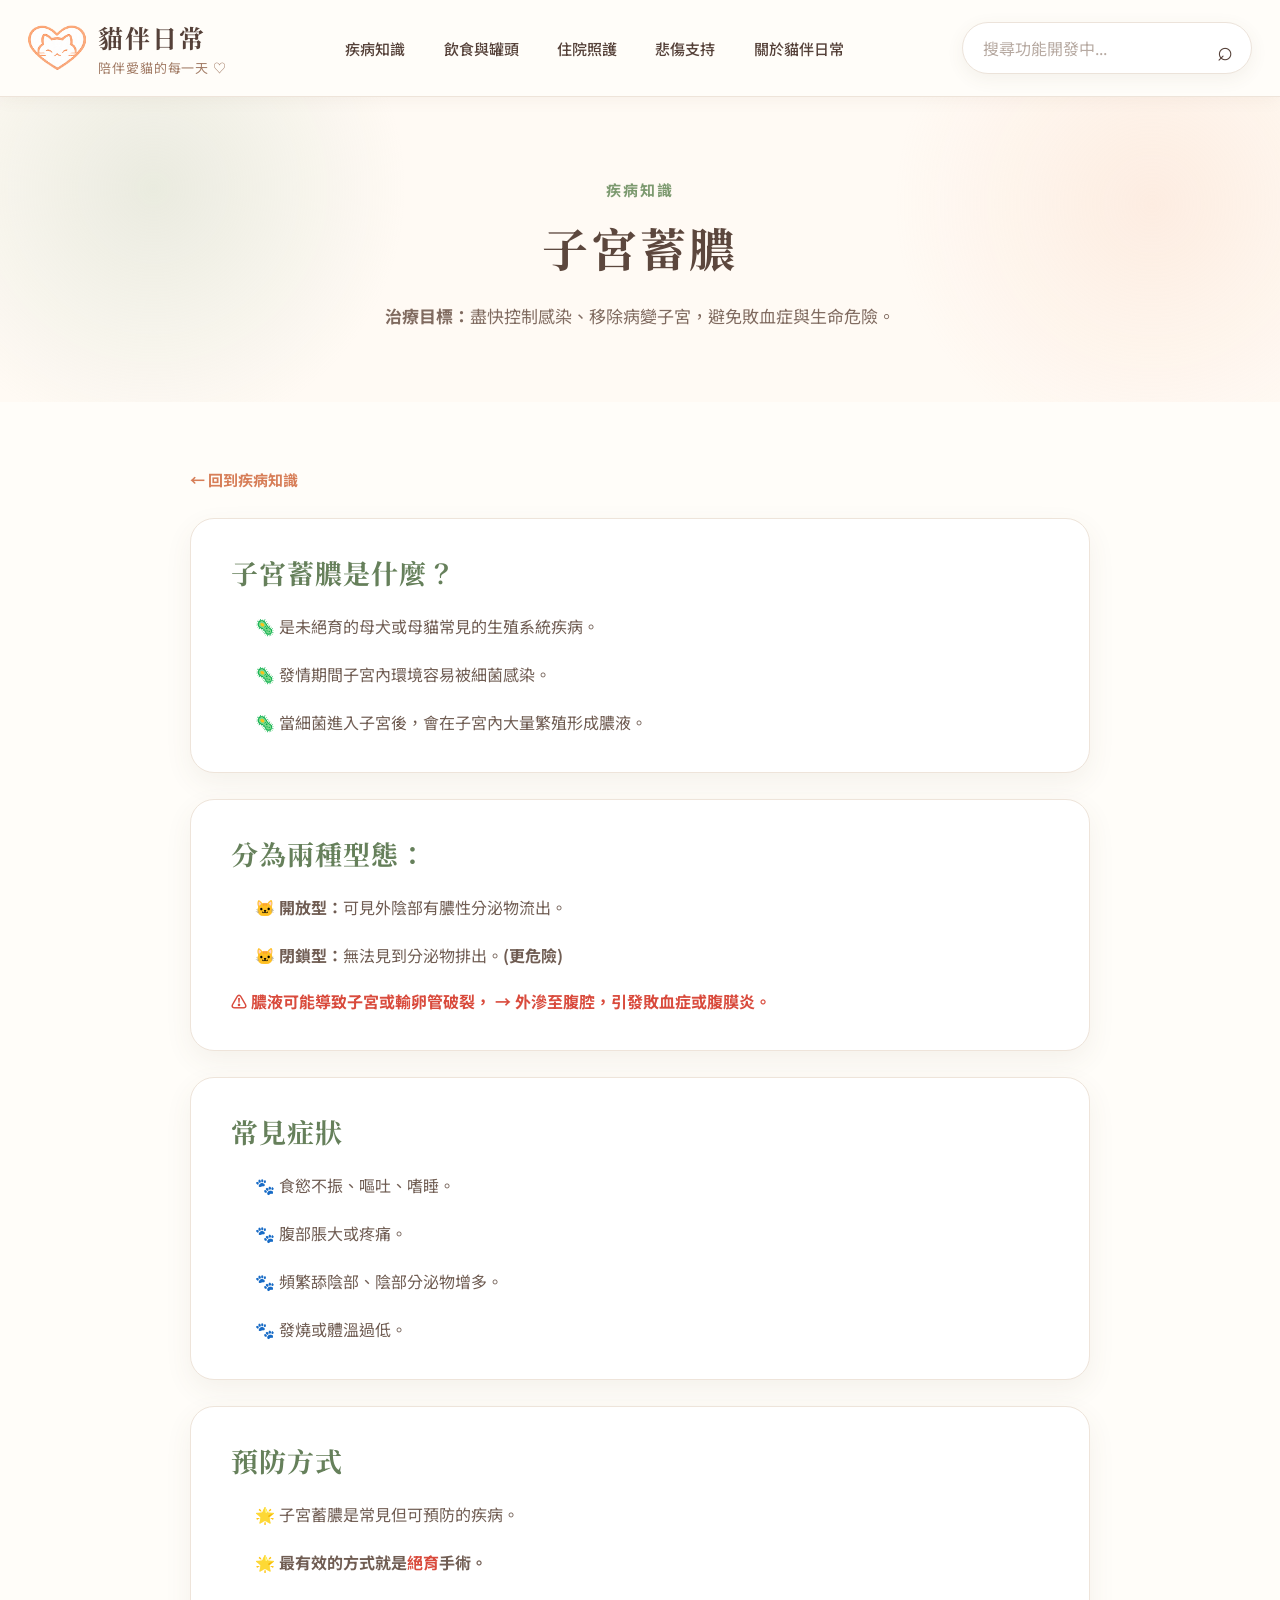
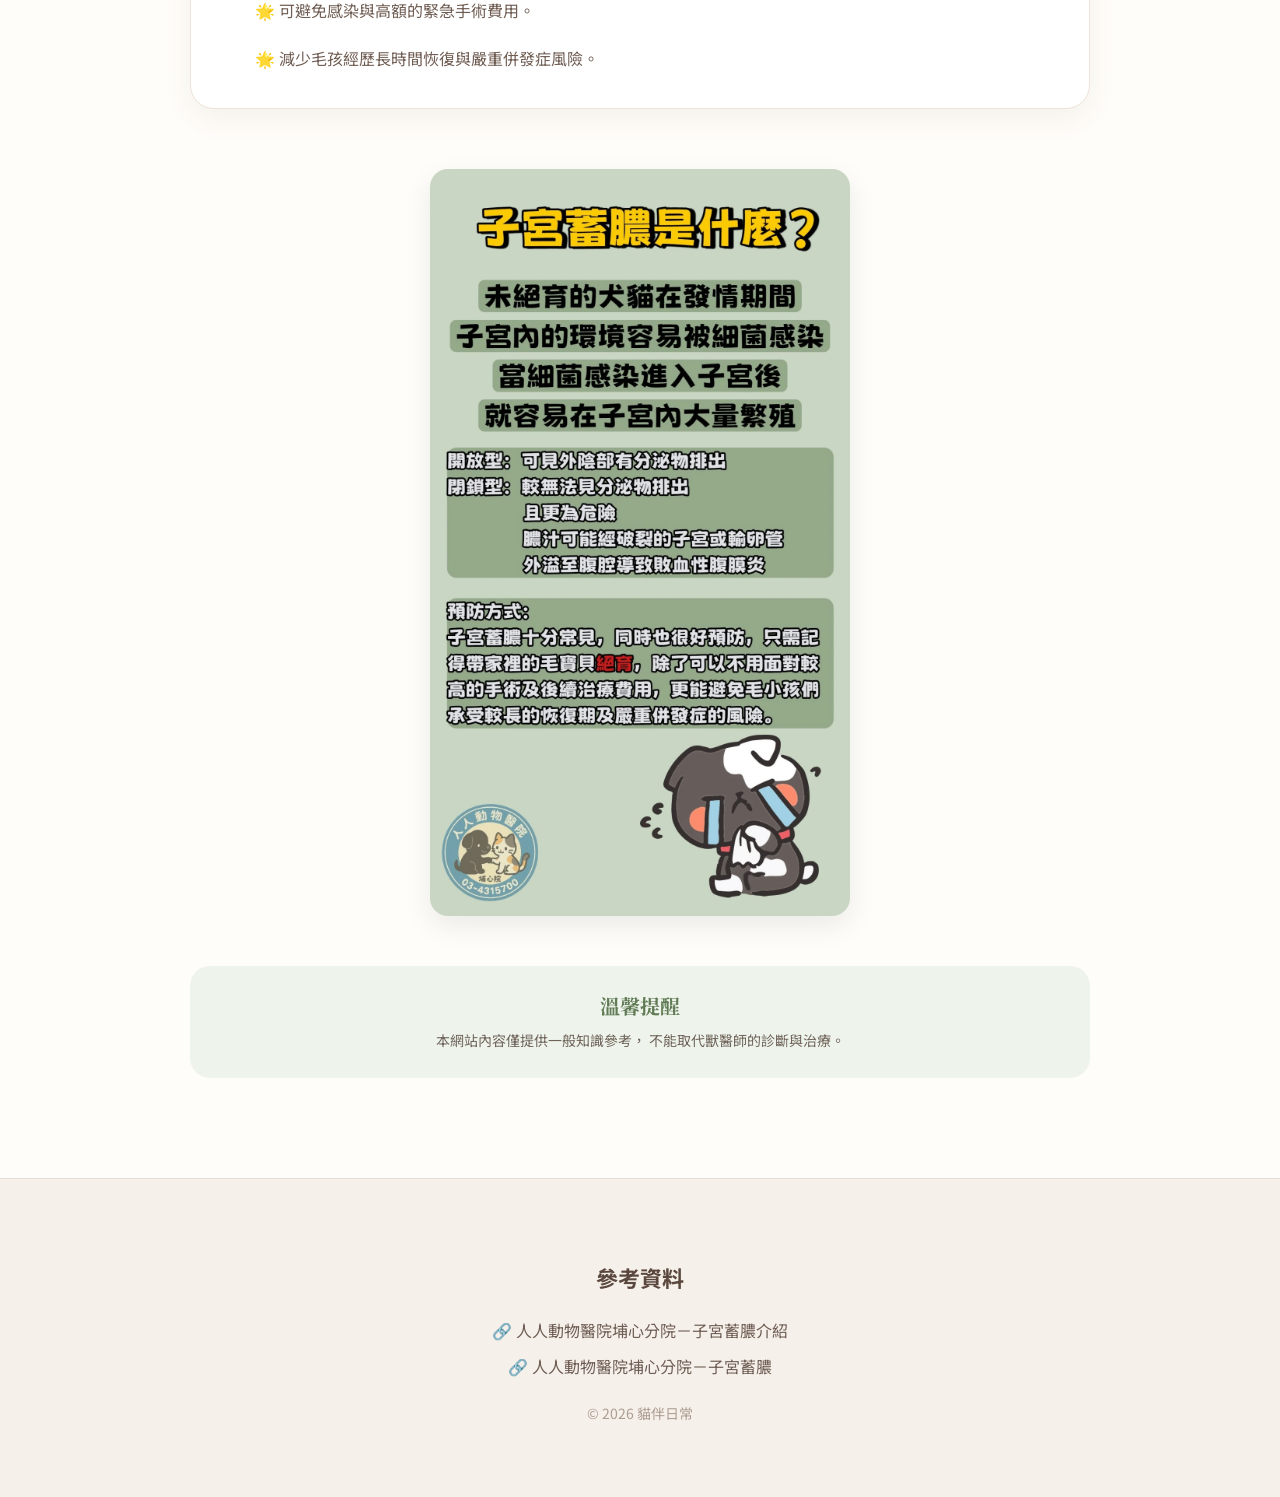
<file: pyometra.html>
<!DOCTYPE html>
<html lang="zh-Hant">

<head>
  <meta charset="UTF-8">

  <meta
    name="viewport"
    content="width=device-width, initial-scale=1.0"
  >

  <title>子宮蓄膿｜貓伴日常</title>

  <!-- Favicon -->
  <link
    rel="icon"
    type="image/png"
    href="images/cat-icon.png"
  >

  <!-- Google 字體 -->
  <link rel="preconnect" href="https://fonts.googleapis.com">

  <link
    rel="preconnect"
    href="https://fonts.gstatic.com"
    crossorigin
  >

  <link
    href="https://fonts.googleapis.com/css2?family=Noto+Sans+TC:wght@400;500;600;700&family=Noto+Serif+TC:wght@500;600;700&display=swap"
    rel="stylesheet"
  >

  <!-- 連結 CSS -->
  <link rel="stylesheet" href="style.css">
</head>

<body>

  <!-- 導覽列 -->
  <header class="header">

    <div class="navigation">

      <!-- Logo -->
      <a href="index.html" class="logo">

        <div class="logo-image">
          <img
            src="images/cat-icon.png"
            alt="貓伴日常 Logo"
          >
        </div>

        <div class="logo-text">
          <strong>貓伴日常</strong>
          <span>陪伴愛貓的每一天 ♡</span>
        </div>

      </a>

      <!-- 導覽選單 -->
      <nav class="nav-links">
        <a href="disease.html">疾病知識</a>
        <a href="food.html">飲食與罐頭</a>
        <a href="hospital.html">住院照護</a>
        <a href="grief.html">悲傷支持</a>
        <a href="about.html">關於貓伴日常</a>
      </nav>

      <!-- 搜尋框 -->
      <div class="search-box">

  <input
    type="search"
    placeholder="搜尋功能開發中..."
    disabled
  >

  <span class="search-icon">⌕</span>

</div>

    </div>

  </header>

  <main>

    <!-- 疾病詳細頁標題 -->
    <section class="article-hero">

      <p class="article-category">
        疾病知識
      </p>

      <h1>子宮蓄膿</h1>

      <p class="article-introduction">
        <strong>治療目標：</strong>盡快控制感染、移除病變子宮，避免敗血症與生命危險。
      </p>

    </section>

    <!-- 文章主要內容 -->
    <section class="article-section">

      <div class="article-container">

        <!-- 回到疾病列表 -->
        <a
          href="disease.html"
          class="back-link"
        >
          ← 回到疾病知識
        </a>

        <!-- 什麼是子宮蓄膿 -->
        <article class="article-block">
   
          <h2>子宮蓄膿是什麼？</h2>

          <ul>
            <p>🦠 是未絕育的母犬或母貓常見的生殖系統疾病。</p>
            <p>🦠 發情期間子宮內環境容易被細菌感染。</p>
            <p>🦠 當細菌進入子宮後，會在子宮內大量繁殖形成膿液。</p>
          </ul>

        </article>

        <!-- 兩種型態 -->
        <article class="article-block">

          <h2>分為兩種型態：</h2>

          <ul>
            <p>🐱 <strong>開放型：</strong>可見外陰部有膿性分泌物流出。</p>
            <p>🐱 <strong>閉鎖型：</strong>無法見到分泌物排出。<strong>(更危險)</strong></p>
          </ul>

              <p class="danger-text">
               ⚠️ 膿液可能導致子宮或輸卵管破裂，
               → 外滲至腹腔，引發敗血症或腹膜炎。
              </p>

        </article>

        <!-- 常見症狀 -->
        <article class="article-block">

          <h2>常見症狀</h2>

          <ul>

             <p>🐾 食慾不振、嘔吐、嗜睡。</p>
             <p>🐾 腹部脹大或疼痛。</p>
             <p>🐾 頻繁舔陰部、陰部分泌物增多。</p>
             <p>🐾 發燒或體溫過低。</p>

          </ul>

        </article>

        <!-- 預防方式 -->
        <article class="article-block">

          <h2>預防方式</h2>

          <ul>
            <p>🌟 子宮蓄膿是常見但可預防的疾病。</p>
            <p>🌟 <strong>最有效的方式就是<span class="highlight-red">絕育</span>手術。</strong></p>

            <p>🌟 可避免感染與高額的緊急手術費用。</p>
            <p>🌟 減少毛孩經歷長時間恢復與嚴重併發症風險。</p>
          </ul>

        </article>

<section class="article-gallery">

    <img
        src="images/pyometra-info.webp"
        alt="子宮蓄膿資訊圖一"
    >

</section>

        <!-- 提醒文字 -->
        <div class="medical-note">

          <strong>溫馨提醒</strong>

          <p>
            本網站內容僅提供一般知識參考，
            不能取代獸醫師的診斷與治療。
          </p>

        </div>

      </div>

    </section>

  </main>

<footer class="footer">

  <div class="footer-container">

    <h3>參考資料</h3>

<ul class="footer-reference">

  <li>
    <a
      href="https://www.zmnzmnpusin.com.tw/disease#uterus"
      target="_blank"
      rel="noopener noreferrer"
    >
      🔗 人人動物醫院埔心分院－子宮蓄膿介紹
    </a>
  </li>

  <li>
    <a
      href="https://renrendongwuyiyuanbuxinfenyuan.webnode.page/%e5%ad%90%e5%ae%ae%e8%93%84%e8%86%bf/"
      target="_blank"
      rel="noopener noreferrer"
    >
      🔗 人人動物醫院埔心分院－子宮蓄膿
    </a>
  </li>

</ul>

    

    <p class="copyright">
      © 2026 貓伴日常
    </p>

  </div>

</footer>

</body>
</html>
</file>
<file: style.css>
/* =========================
   基本設定
========================= */

* {
  box-sizing: border-box;
}

html {
  scroll-behavior: smooth;
}

body {
  margin: 0;

  font-family:
    "Noto Sans TC",
    sans-serif;

  color: #554139;

  background-color: #fffaf4;
}

a {
  color: inherit;
  text-decoration: none;
}

button,
input {
  font: inherit;
}


/* =========================
   導覽列
========================= */

.header {
  position: sticky;
  top: 0;
  z-index: 100;

  background-color: rgba(255, 253, 249, 0.96);

  border-bottom: 1px solid #eee4da;

  box-shadow:
    0 3px 16px rgba(112, 87, 68, 0.06);

  backdrop-filter: blur(14px);
}

.navigation {
  width: min(
    1450px,
    calc(100% - 56px)
  );

  min-height: 96px;

  margin: 0 auto;

  display: grid;

  grid-template-columns:
    auto
    1fr
    auto;

  align-items: center;

  gap: 40px;
}


/* Logo */

.logo {
  display: flex;

  align-items: center;

  gap: 12px;
}

.logo-image {
  width: 58px;
  height: 58px;

  display: flex;
  align-items: center;
  justify-content: center;

  flex-shrink: 0;

  overflow: hidden;
}

.logo-image img {
  width: 60px;
  height: 60px;

  object-fit: contain;
}

.logo-text strong {
  display: block;

  font-family:
    "Noto Serif TC",
    serif;

  font-size: 25px;

  letter-spacing: 0.08em;
}

.logo-text span {
  display: block;

  margin-top: 3px;

  color: #a27c66;

  font-size: 13px;

  letter-spacing: 0.07em;
}


/* 導覽連結 */

.nav-links {
  display: flex;

  justify-content: center;

  gap: clamp(
    22px,
    3vw,
    48px
  );

  font-size: 15px;

  font-weight: 500;

  white-space: nowrap;
}

.nav-links a {
  position: relative;

  transition:
    color 0.2s ease;
}

.nav-links a::after {
  content: "";

  position: absolute;

  left: 0;
  right: 100%;
  bottom: -9px;

  height: 2px;

  background-color: #e99871;

  transition:
    right 0.2s ease;
}

.nav-links a:hover {
  color: #df875f;
}

.nav-links a:hover::after {
  right: 0;
}


/* 搜尋框 */

.search-box {
  width: 290px;
  height: 52px;

  padding: 0 18px;

  display: flex;

  align-items: center;

  gap: 10px;

  background-color: #ffffff;

  border: 1px solid #ece3da;

  border-radius: 999px;

  box-shadow:
    0 5px 18px rgba(102, 78, 60, 0.07);
}

.search-box input {
  width: 100%;

  border: none;

  outline: none;

  color: #554139;

  background-color: transparent;
}

.search-box input::placeholder {
  color: #b7aaa2;
}

.search-icon {
  font-size: 27px;
}


/* =========================
   首頁主視覺
========================= */

.hero {
  min-height: 620px;

  overflow: hidden;

  background:
    radial-gradient(
      circle at 94% 55%,
      rgba(249, 206, 181, 0.32),
      transparent 24%
    ),
    radial-gradient(
      circle at 0% 45%,
      rgba(191, 203, 183, 0.35),
      transparent 19%
    ),
    linear-gradient(
      180deg,
      #fffdf9 0%,
      #fffaf4 100%
    );
}

.hero-container{

    width:min(
        1400px,
        calc(100% - 60px)
    );

    margin:0 auto;

    display:grid;

    grid-template-columns:
        58%
        42%;

    align-items:center;

}


/* 左側文字 */

.hero-text {
  position: relative;
  z-index: 2;

  max-width: 720px;

  padding-left: 40px;
}

.english-title {
  margin: 0 0 18px;

  color: #e2855b;

  font-family:
    Georgia,
    "Times New Roman",
    serif;

  font-size: 24px;

  font-style: italic;

  letter-spacing: 0.03em;
}

.hero-text h1 {
  margin: 0;

  font-family:
    "Noto Serif TC",
    serif;

  font-size: clamp(
    26px,
    2.6vw,
    42px
  );

  font-weight: 600;

  line-height: 1.45;

  letter-spacing: 0.02em;

  max-width: 760px;
}

.hero-description {
  margin: 24px 0 30px;

  color: #735e53;

  font-size: 17px;

  line-height: 2;
}


/* 開始探索按鈕 */

.explore-button {
  min-width: 250px;
  height: 70px;

  padding: 0 30px;

  display: inline-flex;

  align-items: center;
  justify-content: center;

  gap: 18px;

  color: #ffffff;

  background:
    linear-gradient(
      135deg,
      #f3a17c,
      #eb8e66
    );

  border: none;

  border-radius: 999px;

  cursor: pointer;

  font-size: 19px;

  font-weight: 700;

  box-shadow:
    0 12px 28px rgba(226, 126, 84, 0.22);

  transition:
    transform 0.2s ease,
    box-shadow 0.2s ease;
}

.explore-button:hover {
  transform: translateY(-3px);

  box-shadow:
    0 17px 34px rgba(226, 126, 84, 0.3);
}

/* ⭐ 新增這段 */

.paw-icon{

    width:50px;

    height:50px;

    object-fit:contain;

    flex-shrink:0;

}

/* 右側圖片區 */

.hero-image-area {
  position: relative;

  min-height: 560px;

  display: flex;

  align-items: center;
  justify-content: center;
}

.soft-circle{

    position:absolute;

    width:580px;
    height:580px;

    border-radius:50%;

    background:
      radial-gradient(
        circle,
        #fde7d9 0%,
        #fff1e8 58%,
        transparent 70%
      );

}

.hero-cat {
  position: relative;
  z-index: 2;

  width: 920px;
  max-width: none;
  height: auto;

  object-fit: contain;

  transform:
    translate(-120px, 50px)
    scale(1.08);

  transform-origin: center;

  filter:
    drop-shadow(
      0 20px 22px rgba(105, 77, 60, 0.12)
    );
}


/* 裝飾 */

.decoration {
  position: absolute;

  z-index: 3;
}

.moon{

    top:90px;

    right:120px;

    font-size:58px;

}

.star-one{

    top:110px;

    left:130px;

    font-size:28px;

}

.star-two{

    bottom:120px;

    right:150px;

    font-size:22px;

}

.heart{

    top:150px;

    right:200px;

    font-size:26px;

}


/* =========================
   分類卡片區
========================= */

.category-section {
  padding: 24px 0 34px;

  background:
    radial-gradient(
      circle at 0% 100%,
      rgba(190, 204, 181, 0.32),
      transparent 17%
    ),
    radial-gradient(
      circle at 100% 100%,
      rgba(248, 203, 177, 0.3),
      transparent 18%
    ),
    #fffaf4;
}

.category-grid {
  width: min(
    1410px,
    calc(100% - 70px)
  );

  margin: 0 auto;

  display: grid;

  grid-template-columns:
    repeat(4, 1fr);

  gap: 22px;
}

.category-card {
  position: relative;

  min-height: 245px;

  padding: 25px 23px;

  display: grid;

  grid-template-columns:
    120px
    1fr;

  align-items: center;

  gap: 15px;

  background-color:
    rgba(255, 255, 255, 0.92);

  border: 1px solid #eee5dc;

  border-radius: 24px;

  box-shadow:
    0 12px 35px rgba(117, 87, 68, 0.1);

  transition:
    transform 0.2s ease,
    box-shadow 0.2s ease;
}

.category-card:hover {
  transform: translateY(-5px);

  box-shadow:
    0 18px 42px rgba(117, 87, 68, 0.14);
}


/* 卡片圓形插圖 */

.category-image {

  width: 120px;
  height: 155px;

  display: flex;

  justify-content: center;
  align-items: center;

  border-radius: 60px;

  overflow: hidden;
}

.category-image img{

    width:110px;

    height:110px;

    object-fit:contain;

    transition:.3s;

}

.category-card:hover .category-image img{

    transform:scale(1.08);

}

.category-image.green {
  background-color: #e7efe3;
}

.category-image.orange {
  background-color: #fff0e6;
}

.category-image.blue {
  background-color: #e7f0f1;
}

.category-image.pink {
  background-color: #fbe9e1;
}


/* 卡片文字 */

.category-content h2 {
  margin: 0 0 15px;

  font-family:
    "Noto Serif TC",
    serif;

  font-size: 24px;

  font-weight: 600;

  letter-spacing: 0.05em;
}

.category-content p {
  margin: 0;

  color: #735f54;

  font-size: 13px;

  line-height: 2;
}

.green-text {
  color: #648653;
}

.orange-text {
  color: #dc6f40;
}

.blue-text {
  color: #518899;
}

.pink-text {
  color: #d57968;
}


/* 卡片右下角按鈕 */

.card-button {
  position: absolute;

  right: 20px;
  bottom: 18px;

  width: 46px;
  height: 46px;

  display: grid;
  place-items: center;

  color: #ffffff;

  border: none;

  border-radius: 50%;

  cursor: pointer;

  font-size: 25px;

  transition:
    transform 0.2s ease;
}

.card-button:hover {
  transform: translateX(4px);
}

.green-button {
  background-color: #84a174;
}

.orange-button {
  background-color: #ee996e;
}

.blue-button {
  background-color: #8eb3ba;
}

.pink-button {
  background-color: #e7a08f;
}


/* 下方文字 */

.bottom-text {
  margin: 28px 0 0;

  text-align: center;

  color: #b07e60;

  font-family:
    "Noto Serif TC",
    serif;

  font-size: 18px;

  letter-spacing: 0.16em;
}


/* =========================
   關於區塊
========================= */

.about-section {
  min-height: 330px;

  padding: 90px 20px;

  display: grid;

  place-items: center;

  text-align: center;

  background-color: #fffefb;
}

.about-section h2 {
  margin: 0 0 15px;

  font-family:
    "Noto Serif TC",
    serif;

  font-size: 38px;
}

.about-section p {
  color: #8c7163;
}


/* =========================
   平板版
========================= */

@media (max-width: 1200px) {

  .search-box {
    display: none;
  }

  .navigation {
    grid-template-columns:
      auto
      1fr;
  }

  .hero-container {
    grid-template-columns:
      1fr
      1fr;
  }

  .category-grid {
    max-width: 900px;

    grid-template-columns:
      repeat(2, 1fr);
  }

}


/* =========================
   手機版
========================= */

@media (max-width: 820px) {

  .navigation {
    width: calc(100% - 28px);

    min-height: 78px;

    display: flex;

    justify-content: center;
  }

  .nav-links {
    display: none;
  }

  .hero-container {
    width: calc(100% - 30px);

    padding: 60px 0 20px;

    grid-template-columns: 1fr;

    text-align: center;
  }

  .hero-text h1 {
    font-size: 39px;
  }

  .hero-description br {
    display: none;
  }

  .hero-image-area {
    min-height: 430px;
  }

  .soft-circle {
    width: 390px;
    height: 390px;
  }

  .hero-cat {
    max-height: 430px;
  }

}


@media (max-width: 600px) {

  .logo-text strong {
    font-size: 20px;
  }

  .logo-text span {
    font-size: 11px;
  }

  .english-title {
    font-size: 21px;
  }

  .hero-text h1 {
    font-size: 34px;
  }

  .hero-description {
    font-size: 15px;
  }

  .explore-button {
    min-width: 220px;
    height: 62px;

    font-size: 17px;
  }

  .hero-image-area {
    min-height: 340px;
  }

  .soft-circle {
    width: 310px;
    height: 310px;
  }

  .category-grid {
    width: calc(100% - 28px);

    grid-template-columns: 1fr;
  }

  .category-card {
    grid-template-columns:
      110px
      1fr;
  }

  .category-image {
    width: 110px;
    height: 145px;
  }

  .bottom-text {
    padding: 0 15px;

    font-size: 14px;

    letter-spacing: 0.07em;
  }

}

/* =========================
   疾病知識頁
========================= */

.disease-hero {
  padding: 90px 20px 65px;

  text-align: center;

  background:
    radial-gradient(
      circle at 15% 30%,
      rgba(190, 204, 181, 0.35),
      transparent 23%
    ),
    radial-gradient(
      circle at 90% 35%,
      rgba(248, 203, 177, 0.28),
      transparent 22%
    ),
    #fffaf4;
}

.disease-english-title {
  margin: 0 0 12px;

  color: #db8b64;

  font-family:
    Georgia,
    "Times New Roman",
    serif;

  font-size: 21px;

  font-style: italic;
}

.disease-hero h1 {
  margin: 0 0 20px;

  color: #5b453b;

  font-family:
    "Noto Serif TC",
    serif;

  font-size: 46px;

  letter-spacing: 0.08em;
}

.disease-hero p {
  max-width: 650px;

  margin: 0 auto;

  color: #806b60;

  font-size: 17px;

  line-height: 1.9;
}

.disease-section {
  padding: 65px 0 100px;

  background-color: #fffdf9;
}

.disease-grid {
  width: min(
    1100px,
    calc(100% - 60px)
  );

  margin: 0 auto;

  display: grid;

  grid-template-columns:
    repeat(2, 1fr);

  gap: 28px;
}

.disease-card {
  min-height: 245px;

  padding: 34px;

  display: grid;

  grid-template-columns:
    75px
    1fr;

  gap: 22px;

  background-color: #ffffff;

  border: 1px solid #eee4da;

  border-radius: 26px;

  box-shadow:
    0 12px 32px rgba(108, 80, 62, 0.08);

  transition:
    transform 0.2s ease,
    box-shadow 0.2s ease;
}

.disease-card:hover {
  transform: translateY(-5px);

  box-shadow:
    0 18px 40px rgba(108, 80, 62, 0.13);
}

.disease-number {
  width: 65px;
  height: 65px;

  display: grid;

  place-items: center;

  color: #ffffff;

  background-color: #8fa882;

  border-radius: 50%;

  font-family:
    Georgia,
    "Times New Roman",
    serif;

  font-size: 20px;

  font-weight: 700;
}

.disease-card-content h2 {
  margin: 5px 0 16px;

  color: #617c55;

  font-family:
    "Noto Serif TC",
    serif;

  font-size: 27px;
}

.disease-card-content p {
  margin: 0 0 22px;

  color: #78645a;

  font-size: 15px;

  line-height: 1.9;
}

.disease-link {
  color: #df825c;

  font-weight: 700;

  display: inline-block;

  transition: transform 0.3s ease, color 0.3s ease;
}

.disease-link:hover {
  color: #c96d49;

  transform: translateX(8px);
}

/* =========================
   疾病文章詳細頁
========================= */

/* 上方標題區 */

.article-hero {
  padding: 82px 20px 70px;

  text-align: center;

  background:
    radial-gradient(
      circle at 12% 30%,
      rgba(190, 204, 181, 0.32),
      transparent 22%
    ),
    radial-gradient(
      circle at 90% 35%,
      rgba(248, 203, 177, 0.28),
      transparent 22%
    ),
    #fffaf4;
}

.article-category {
  margin: 0 0 14px;

  color: #7d9a70;

  font-size: 15px;
  font-weight: 700;

  letter-spacing: 0.12em;
}

.article-hero h1 {
  margin: 0 0 20px;

  color: #5c473d;

  font-family:
    "Noto Serif TC",
    serif;

  font-size: 46px;

  letter-spacing: 0.06em;
}

.article-introduction {
  max-width: 680px;

  margin: 0 auto;

  color: #806b60;

  font-size: 17px;

  line-height: 1.9;
}


/* 文章背景 */

.article-section {
  padding: 65px 0 100px;

  background-color: #fffdf9;
}


/* 控制文章寬度 */

.article-container {
  width: min(
    900px,
    calc(100% - 60px)
  );

  margin: 0 auto;
}


/* 返回連結 */

.back-link {
  display: inline-block;

  margin-bottom: 28px;

  color: #d77e58;

  font-size: 15px;
  font-weight: 700;

  transition:
    transform 0.2s ease,
    color 0.2s ease;
}

.back-link:hover {
  color: #bd6745;

  transform: translateX(-4px);
}


/* 每一個文章區塊 */

.article-block {
  margin-bottom: 26px;

  padding: 34px 40px;

  background-color: #ffffff;

  border: 1px solid #eee4da;

  border-radius: 24px;

  box-shadow:
    0 10px 28px rgba(105, 79, 61, 0.07);
}

.article-block h2 {
  margin: 0 0 18px;

  color: #66805b;

  font-family:
    "Noto Serif TC",
    serif;

  font-size: 27px;

  letter-spacing: 0.04em;
}

.article-block p {
  margin: 0 0 16px;

  color: #705d53;

  font-size: 16px;

  line-height: 2;
}

.article-block p:last-child {
  margin-bottom: 0;
}


/* 症狀與照護清單 */

.article-block ul {
  margin: 8px 0 0;

  padding-left: 24px;
}

.article-block li {
  margin-bottom: 10px;

  color: #705d53;

  font-size: 16px;

  line-height: 1.8;
}

.article-block li::marker {
  color: #8da781;
}


/* 需要就醫的提醒區塊 */

.warning-block {
  background-color: #fff5ef;

  border-color: #f1d7c7;
}

.warning-block h2 {
  color: #d97853;
}


/* 最下方醫療提醒 */

.medical-note {
  margin-top: 35px;

  padding: 25px 30px;

  text-align: center;

  background-color: #eef4eb;

  border-radius: 20px;
}

.medical-note strong {
  display: block;

  margin-bottom: 8px;

  color: #607b55;

  font-family:
    "Noto Serif TC",
    serif;

  font-size: 20px;
}

.medical-note p {
  margin: 0;

  color: #6f635b;

  font-size: 14px;

  line-height: 1.8;
}

.article-gallery{

    margin-top:60px;

    margin-bottom:50px;

    display:flex;

    justify-content:center;

    gap:30px;

}

.article-gallery img{

    width:420px;

    border-radius:18px;

    box-shadow:
        0 10px 28px rgba(0,0,0,.08);

}

/* =========================
   Footer
========================= */

.footer{

    margin-top:0;

    background:#f6f0ea;

    border-top:1px solid #e6ddd5;

}

.footer-container{

    width:min(1000px, calc(100% - 60px));

    margin:0 auto;

    padding:60px 0;

    text-align:center;

}

.footer h2{

    margin:0;

    color:#5a473d;

    font-family:"Noto Serif TC", serif;

    font-size:34px;

}

.footer-slogan{

    margin:12px 0 35px;

    color:#8f7668;

}

.footer hr{

    margin:35px auto;

    border:none;

    border-top:1px solid #ddd2ca;

}

.footer h3{

    color:#5a473d;

    font-size:22px;

}

.footer-reference{

    list-style:none;

    padding:0;

    margin:25px 0;

}

.footer-reference li{

    margin:12px 0;

    color:#6e5d54;

}

.footer-note{

    color:#907d71;

    line-height:1.8;

}

.copyright{

    margin-top:25px;

    color:#ad9d92;

    font-size:14px;

}

.article-block .danger-text {
    margin-top: 16px;

    color: #d94b3d;

    font-weight: 700;

    line-height: 1.8;
}

.highlight-red{
    color:#d94b3d;

    font-weight:700;
}

/* 悲傷支持標題 */

.grief-hero{
  padding:100px 24px 70px;
  text-align:center;
  background:#f8f2ee;
}

.grief-english-title{
  margin-bottom:12px;
  color:#c96d49;
  font-size:14px;
  font-weight:600;
  letter-spacing:2px;
  text-transform:uppercase;
}

.grief-hero h1{
  margin-bottom:20px;
  color:#4f4039;
  font-family:"Noto Serif TC", serif;
  font-size:48px;
}

.grief-hero > p:last-child{
  max-width:680px;
  margin:0 auto;
  color:#705d53;
  line-height:2;
}


/* 新增紀念便條表單 */

.memory-form-section{
  padding:80px 24px;
  background:#fffaf7;
}

.memory-form-container{
  max-width:760px;
  margin:0 auto;
  padding:40px;
  background:#ffffff;
  border-radius:24px;
  box-shadow:0 12px 35px rgba(91, 70, 59, 0.1);
}

.memory-form-container h2{
  margin-bottom:30px;
  color:#4f4039;
  font-family:"Noto Serif TC", serif;
  font-size:30px;
  text-align:center;
}

.form-group{
  margin-bottom:24px;
}

.form-group label{
  display:block;
  margin-bottom:10px;
  color:#5f4c43;
  font-weight:600;
}

.form-group input,
.form-group textarea{
  width:100%;
  padding:14px 16px;
  border:1px solid #dccbc2;
  border-radius:12px;
  background:#fffdfb;
  color:#5f4c43;
  font-family:inherit;
  font-size:16px;
}

.form-group textarea{
  resize:vertical;
}

.memory-submit-button{
  display:block;
  margin:30px auto 0;
  padding:14px 30px;
  border:none;
  border-radius:999px;
  background:#c96d49;
  color:#ffffff;
  font-size:16px;
  font-weight:700;
  cursor:pointer;
}

.memory-submit-button:hover{
  transform:translateY(-2px);
}

.privacy-note{
  margin-top:28px;
  color:#8a7468;
  font-size:14px;
  line-height:1.8;
  text-align:center;
}


/* 紀念牆 */

.memory-wall-section{
  padding:80px 24px;
}

.memory-wall-container{
  max-width:1100px;
  margin:0 auto;
}

.memory-wall-container h2{
  margin-bottom:30px;
  color:#4f4039;
  font-family:"Noto Serif TC", serif;
  font-size:32px;
  text-align:center;
}

.memory-wall{
  min-height:400px;
  padding:50px;
  background:#cfa77b;
  border:14px solid #9c724f;
  border-radius:20px;
  box-shadow:0 15px 40px rgba(77, 55, 42, 0.18);
}

.memory-note{
  position:relative;
  width:260px;
  padding:35px 24px 28px;
  background:#fff1a8;
  box-shadow:0 8px 18px rgba(65, 45, 33, 0.18);
  transform:rotate(-2deg);
}

.memory-pin{
  position:absolute;
  top:-16px;
  left:50%;
  transform:translateX(-50%);
  font-size:30px;
}

.memory-note h3{
  margin-bottom:16px;
  color:#5b463d;
  font-family:"Noto Serif TC", serif;
}

.memory-note p{
  color:#705d53;
  line-height:1.9;
}

/* =========================
   悲傷支持頁
========================= */

/* 主視覺 */
.grief-hero {
  padding: 90px 24px 80px;
  background:
    linear-gradient(
      135deg,
      #fff8f7 0%,
      #fffdf9 55%,
      #f7f3ef 100%
    );
}

.grief-hero-container {
  width: min(1180px, 100%);
  margin: 0 auto;
  display: grid;
  grid-template-columns: 1.1fr 0.9fr;
  align-items: center;
  gap: 70px;
}

.grief-hero-text h1 {
  margin: 14px 0 24px;
  color: #594b47;
  font-family: "Noto Serif TC", serif;
  font-size: clamp(32px, 4vw, 50px);
  line-height: 1.45;
}

.grief-hero-description {
  max-width: 650px;
  margin-bottom: 34px;
  color: #756864;
  font-size: 17px;
  line-height: 2;
}

.grief-hero-image {
  position: relative;
  display: flex;
  align-items: center;
  justify-content: center;
  min-height: 420px;
}

.grief-hero-image img {
  position: relative;
  z-index: 2;
  width: min(350px, 90%);
  object-fit: contain;
}

.grief-soft-circle {
  position: absolute;
  width: 370px;
  height: 370px;
  border-radius: 50%;
  background: #f8dfdf;
  opacity: 0.75;
}

/* 共用內容寬度 */
.grief-content-container {
  width: min(1180px, 100%);
  margin: 0 auto;
}

.grief-section-heading {
  max-width: 760px;
  margin: 0 auto 55px;
  text-align: center;
}

.grief-section-number {
  margin: 0 0 8px;
  color: #c78b8e;
  font-family: "Noto Serif TC", serif;
  font-size: 18px;
  font-weight: 700;
}

.grief-section-heading h2 {
  margin: 0 0 18px;
  color: #584b47;
  font-family: "Noto Serif TC", serif;
  font-size: clamp(30px, 4vw, 44px);
}

.grief-section-heading > p:last-child {
  margin: 0;
  color: #7c6e69;
  line-height: 1.95;
}

/* 理解悲傷 */
.understand-section {
  padding: 100px 24px;
  background: #fffaf7;
}

.understand-grid {
  display: grid;
  grid-template-columns: repeat(4, 1fr);
  gap: 24px;
}

.understand-card {
  padding: 32px 26px;
  border: 1px solid #eee3de;
  border-radius: 22px;
  background: #ffffff;
  box-shadow: 0 12px 32px rgba(94, 72, 65, 0.07);
  transition:
    transform 0.3s ease,
    box-shadow 0.3s ease;
}

.understand-card:hover {
  transform: translateY(-7px);
  box-shadow: 0 18px 42px rgba(94, 72, 65, 0.12);
}

.understand-icon {
  margin-bottom: 18px;
  font-size: 34px;
}

.understand-card h3 {
  margin: 0 0 14px;
  color: #5b4e49;
  font-family: "Noto Serif TC", serif;
  font-size: 23px;
}

.understand-card p {
  margin: 0;
  color: #80726d;
  line-height: 1.85;
}

/* 照顧自己 */
.self-care-section {
  padding: 100px 24px;
  background: #ffffff;
}

.self-care-grid {
  display: grid;
  grid-template-columns: repeat(4, 1fr);
  gap: 24px;
}

.self-care-card {
  min-height: 280px;
  padding: 34px 27px;
  border-radius: 24px;
  background: #f5f8f1;
  text-align: center;
  transition:
    transform 0.3s ease,
    box-shadow 0.3s ease;
}

.self-care-card:nth-child(2) {
  background: #fff6ef;
}

.self-care-card:nth-child(3) {
  background: #f9f2f4;
}

.self-care-card:nth-child(4) {
  background: #f0f6f7;
}

.self-care-card:hover {
  transform: translateY(-7px);
  box-shadow: 0 16px 38px rgba(94, 72, 65, 0.1);
}

.self-care-icon {
  margin-bottom: 18px;
  font-size: 38px;
}

.self-care-card h3 {
  margin: 0 0 15px;
  color: #584b47;
  font-family: "Noto Serif TC", serif;
  font-size: 23px;
}

.self-care-card p {
  margin: 0;
  color: #7d706b;
  line-height: 1.85;
}

/* 思念角落 */
.memory-section {
  padding: 105px 24px;
  background: #fff4f3;
}

.memory-layout {
  display: grid;
  grid-template-columns: 0.8fr 1.2fr;
  gap: 45px;
  align-items: start;
}

.memory-form-card {
  padding: 36px;
  border: 1px solid #edd9d6;
  border-radius: 26px;
  background: rgba(255, 255, 255, 0.9);
  box-shadow: 0 16px 38px rgba(90, 67, 62, 0.09);
}

.memory-form-card h3 {
  margin: 0 0 28px;
  color: #594b47;
  font-family: "Noto Serif TC", serif;
  font-size: 27px;
}

.memory-form-group {
  margin-bottom: 22px;
}

.memory-form-group label {
  display: block;
  margin-bottom: 9px;
  color: #655651;
  font-weight: 700;
}

.memory-form-group input,
.memory-form-group textarea {
  width: 100%;
  box-sizing: border-box;
  padding: 14px 16px;
  border: 1px solid #dfcfca;
  border-radius: 14px;
  background: #fffdfc;
  color: #594d49;
  font-family: inherit;
  font-size: 16px;
  outline: none;
}

.memory-form-group textarea {
  resize: vertical;
}

.memory-form-group input:focus,
.memory-form-group textarea:focus {
  border-color: #c9898c;
  box-shadow: 0 0 0 3px rgba(201, 137, 140, 0.14);
}

.memory-color-area {
  margin-bottom: 24px;
}

.memory-color-area p {
  margin: 0 0 12px;
  color: #655651;
  font-weight: 700;
}

.memory-color-options {
  display: flex;
  gap: 12px;
}

.memory-color {
  width: 38px;
  height: 38px;
  padding: 0;
  border: 3px solid transparent;
  border-radius: 50%;
  cursor: pointer;
}

.memory-color:hover {
  border-color: #a87979;
}

.yellow-note {
  background: #f6e6a9;
}

.pink-note {
  background: #f3cfd4;
}

.green-note {
  background: #d8e7cf;
}

.blue-note {
  background: #d6e6ed;
}

.memory-submit-button {
  width: 100%;
  padding: 14px 18px;
  border: none;
  border-radius: 14px;
  background: #bf7f82;
  color: #ffffff;
  font-family: inherit;
  font-size: 16px;
  font-weight: 700;
}

.memory-submit-button:disabled {
  cursor: not-allowed;
  opacity: 0.65;
}

.memory-development-note {
  margin: 12px 0 0;
  color: #9a8580;
  font-size: 14px;
  text-align: center;
}

/* 軟木牆 */
.memory-board {
  display: grid;
  grid-template-columns: repeat(2, minmax(0, 1fr));
  gap: 28px;
  min-height: 520px;
  padding: 45px;
  border: 12px solid #a97552;
  border-radius: 20px;
  background:
    radial-gradient(
      circle at 25% 25%,
      rgba(255, 255, 255, 0.16) 0 2px,
      transparent 3px
    ),
    radial-gradient(
      circle at 70% 60%,
      rgba(99, 54, 28, 0.12) 0 2px,
      transparent 3px
    ),
    #c99769;
  background-size: 34px 34px, 41px 41px, auto;
  box-shadow:
    inset 0 0 25px rgba(88, 52, 31, 0.18),
    0 18px 40px rgba(90, 63, 45, 0.16);
}

.memory-note {
  position: relative;
  min-height: 190px;
  padding: 34px 25px 24px;
  box-shadow: 0 10px 18px rgba(80, 54, 38, 0.17);
}

.memory-note:nth-child(1) {
  transform: rotate(-2deg);
}

.memory-note:nth-child(2) {
  transform: rotate(2deg);
}

.memory-note:nth-child(3) {
  transform: rotate(-1deg);
}

.note-yellow {
  background: #f7e8ad;
}

.note-pink {
  background: #f4cfd5;
}

.note-green {
  background: #dbe9d2;
}

.memory-pin {
  position: absolute;
  top: 10px;
  left: 50%;
  color: #b95757;
  font-size: 22px;
  transform: translateX(-50%);
  text-shadow: 0 2px 2px rgba(80, 30, 30, 0.2);
}

.memory-note-to {
  margin: 0 0 14px;
  color: #5a4a43;
  font-family: "Noto Serif TC", serif;
  font-size: 21px;
  font-weight: 700;
}

.memory-note-message {
  margin: 0;
  color: #65564e;
  line-height: 1.8;
}

.memory-note-symbol {
  margin: 18px 0 0;
  color: #9e6667;
  font-size: 22px;
  text-align: right;
}

.memory-privacy-note {
  max-width: 760px;
  margin: 32px auto 0;
  color: #8b7772;
  font-size: 14px;
  line-height: 1.8;
  text-align: center;
}

/* 結尾 */
.grief-ending {
  padding: 110px 24px;
  background: #f3e8e5;
}

.grief-ending-content {
  width: min(720px, 100%);
  margin: 0 auto;
  text-align: center;
}

.ending-symbol {
  margin: 0 0 18px;
  color: #c78386;
  font-size: 32px;
}

.grief-ending h2 {
  margin: 0 0 20px;
  color: #584b47;
  font-family: "Noto Serif TC", serif;
  font-size: clamp(28px, 4vw, 42px);
}

.grief-ending-content > p:last-child {
  margin: 0;
  color: #786a66;
  line-height: 2;
}

/* 平板 */
@media (max-width: 950px) {

  .grief-hero-container {
    grid-template-columns: 1fr;
    gap: 40px;
    text-align: center;
  }

  .grief-hero-description {
    margin-left: auto;
    margin-right: auto;
  }

  .grief-hero-image {
    min-height: 320px;
  }

  .grief-soft-circle {
    width: 290px;
    height: 290px;
  }

  .understand-grid,
  .self-care-grid {
    grid-template-columns: repeat(2, 1fr);
  }

  .memory-layout {
    grid-template-columns: 1fr;
  }

}

/* 手機 */
@media (max-width: 600px) {

  .grief-hero {
    padding: 65px 20px 55px;
  }

  .grief-hero-text h1 {
    font-size: 34px;
  }

  .understand-section,
  .self-care-section,
  .memory-section {
    padding: 75px 20px;
  }

  .understand-grid,
  .self-care-grid,
  .memory-board {
    grid-template-columns: 1fr;
  }

  .memory-form-card {
    padding: 27px 22px;
  }

  .memory-board {
    padding: 32px 24px;
    border-width: 9px;
  }

  .memory-note {
    transform: none !important;
  }

}

/* 思念便條互動狀態 */
.memory-color.selected {
  border-color: #8f6264;
  box-shadow:
    0 0 0 3px rgba(143, 98, 100, 0.15);
  transform: scale(1.08);
}

.memory-submit-button {
  cursor: pointer;
  transition:
    transform 0.25s ease,
    background 0.25s ease,
    box-shadow 0.25s ease;
}

.memory-submit-button:hover {
  background: #ad6d71;
  transform: translateY(-2px);
  box-shadow: 0 10px 24px rgba(150, 91, 95, 0.2);
}

.memory-submit-button:active {
  transform: translateY(0);
}

.memory-message-success {
  color: #66835f;
}

.memory-message-error {
  color: #c15e5e;
}

.note-blue {
  background: #d8e8ef;
}

.memory-note-new {
  animation: memoryNoteAppear 0.55s ease;
}

@keyframes memoryNoteAppear {

  from {
    opacity: 0;
    transform: translateY(25px) rotate(-2deg) scale(0.92);
  }

  to {
    opacity: 1;
    transform: translateY(0) rotate(0deg) scale(1);
  }

}

/* 刪除思念便條按鈕 */
.memory-delete-button {
  position: absolute;
  top: 8px;
  right: 10px;
  z-index: 3;
  width: 28px;
  height: 28px;
  padding: 0;
  border: none;
  border-radius: 50%;
  background: rgba(255, 255, 255, 0.55);
  color: #8c6663;
  font-size: 20px;
  line-height: 1;
  cursor: pointer;
  opacity: 0;
  transition:
    opacity 0.25s ease,
    background 0.25s ease,
    transform 0.25s ease;
}

.memory-note:hover .memory-delete-button,
.memory-delete-button:focus-visible {
  opacity: 1;
}

.memory-delete-button:hover {
  background: rgba(255, 255, 255, 0.9);
  transform: scale(1.1);
}

.memory-delete-button:focus-visible {
  outline: 3px solid rgba(143, 98, 100, 0.3);
}

/* 刪除時的淡出動畫 */
.memory-note-removing {
  pointer-events: none;
  animation: memoryNoteRemove 0.3s ease forwards;
}

@keyframes memoryNoteRemove {
  from {
    opacity: 1;
    transform: scale(1);
  }

  to {
    opacity: 0;
    transform: scale(0.85);
  }
}

/* =========================
   關於貓伴日常頁面
========================= */

/* Hero */
.about-hero {
  padding: 90px 24px 85px;
  overflow: hidden;
  background:
    linear-gradient(
      135deg,
      #fffaf6 0%,
      #fffdf9 50%,
      #f5eee8 100%
    );
}

.about-hero-container {
  width: min(1180px, 100%);
  margin: 0 auto;
  display: grid;
  grid-template-columns: 1.05fr 0.95fr;
  align-items: center;
  gap: 75px;
}

.about-hero-text h1 {
  margin: 13px 0 12px;
  color: #594b47;
  font-family: "Noto Serif TC", serif;
  font-size: clamp(36px, 4.5vw, 56px);
  line-height: 1.35;
}

.about-hero-text h2 {
  margin: 0 0 25px;
  color: #b17678;
  font-family: "Noto Serif TC", serif;
  font-size: clamp(25px, 3vw, 36px);
  font-weight: 600;
  line-height: 1.55;
}

.about-hero-description {
  max-width: 650px;
  margin: 0 0 34px;
  color: #756864;
  font-size: 17px;
  line-height: 2;
}

.about-hero-visual {
  position: relative;
  min-height: 450px;
  display: flex;
  align-items: center;
  justify-content: center;
}

.about-hero-circle {
  position: absolute;
  width: 405px;
  height: 405px;
  border-radius: 50%;
  background: #f2d8d6;
  opacity: 0.75;
}

.about-hero-card {
  position: relative;
  z-index: 2;
  width: min(350px, 85%);
  padding: 58px 38px 45px;
  border: 1px solid rgba(216, 185, 179, 0.75);
  border-radius: 38px;
  background: rgba(255, 255, 255, 0.88);
  box-shadow: 0 25px 55px rgba(104, 77, 68, 0.14);
  text-align: center;
  transform: rotate(2deg);
}

.about-cat-icon {
  margin-bottom: 18px;
  font-size: 82px;
}

.about-hero-card-small {
  margin: 0 0 10px;
  color: #b68283;
  font-size: 12px;
  font-weight: 700;
  letter-spacing: 2px;
}

.about-hero-card-title {
  margin: 0;
  color: #594b47;
  font-family: "Noto Serif TC", serif;
  font-size: 25px;
  font-weight: 700;
}

.about-hero-paws {
  margin-top: 25px;
  display: flex;
  justify-content: center;
  gap: 18px;
  color: #bd8788;
  font-size: 22px;
}

/* 共用區塊 */
.about-content-container {
  width: min(1180px, 100%);
  margin: 0 auto;
}

.about-section-heading {
  max-width: 760px;
  margin: 0 auto 55px;
  text-align: center;
}

.about-section-number {
  margin: 0 0 8px;
  color: #c28788;
  font-family: "Noto Serif TC", serif;
  font-size: 18px;
  font-weight: 700;
}

.about-section-heading h2 {
  margin: 0 0 18px;
  color: #594b47;
  font-family: "Noto Serif TC", serif;
  font-size: clamp(30px, 4vw, 44px);
}

.about-section-heading > p:last-child {
  margin: 0;
  color: #7b6d68;
  line-height: 1.95;
}

/* 貓伴日常相信 */
.about-belief-section {
  padding: 100px 24px;
  background: #fffaf7;
}

.about-belief-grid {
  display: grid;
  grid-template-columns: repeat(3, 1fr);
  gap: 28px;
}

.about-belief-card {
  padding: 38px 30px;
  border: 1px solid #eee0da;
  border-radius: 26px;
  background: #ffffff;
  box-shadow: 0 14px 36px rgba(91, 67, 60, 0.07);
  text-align: center;
  transition:
    transform 0.3s ease,
    box-shadow 0.3s ease;
}

.about-belief-card:hover {
  transform: translateY(-7px);
  box-shadow: 0 20px 44px rgba(91, 67, 60, 0.12);
}

.about-belief-card:nth-child(2) {
  background: #fff7f6;
}

.about-belief-card:nth-child(3) {
  background: #f7faf4;
}

.about-card-icon {
  margin-bottom: 20px;
  font-size: 42px;
}

.about-belief-card h3 {
  margin: 0 0 15px;
  color: #594b47;
  font-family: "Noto Serif TC", serif;
  font-size: 24px;
}

.about-belief-card p {
  margin: 0;
  color: #7a6c67;
  line-height: 1.9;
}

/* 創立故事 */
.about-story-section {
  padding: 110px 24px;
  background: #ffffff;
}

.about-story-layout {
  display: grid;
  grid-template-columns: 0.9fr 1.1fr;
  align-items: center;
  gap: 90px;
}

.about-story-decoration {
  position: relative;
  min-height: 430px;
  display: flex;
  align-items: center;
  justify-content: center;
}

.story-main-shape {
  position: relative;
  z-index: 2;
  width: 310px;
  height: 350px;
  border-radius: 48% 48% 42% 42%;
  display: flex;
  flex-direction: column;
  align-items: center;
  justify-content: center;
  background:
    linear-gradient(
      145deg,
      #f5ded7,
      #efd1cc
    );
  box-shadow: 0 22px 48px rgba(108, 77, 67, 0.14);
}

.story-cat {
  font-size: 105px;
}

.story-heart {
  margin-top: 18px;
  color: #b9787a;
  font-size: 38px;
}

.story-small-circle {
  position: absolute;
  border-radius: 50%;
}

.story-circle-one {
  top: 30px;
  right: 45px;
  width: 85px;
  height: 85px;
  background: #f5ead7;
}

.story-circle-two {
  bottom: 30px;
  left: 35px;
  width: 115px;
  height: 115px;
  background: #e3eee1;
}

.about-story-content h2 {
  margin: 5px 0 28px;
  color: #594b47;
  font-family: "Noto Serif TC", serif;
  font-size: clamp(32px, 4vw, 46px);
  line-height: 1.45;
}

.about-story-content > p:not(.about-section-number) {
  margin: 0 0 20px;
  color: #746661;
  font-size: 17px;
  line-height: 2;
}

.about-story-content > p:nth-of-type(3) {
  color: #ad7476;
  font-family: "Noto Serif TC", serif;
  font-size: 23px;
  font-weight: 700;
}

/* 網站提供內容 */
.about-services-section {
  padding: 105px 24px;
  background: #f7f4f0;
}

.about-services-grid {
  display: grid;
  grid-template-columns: repeat(2, 1fr);
  gap: 28px;
}

.about-service-card {
  padding: 36px 34px;
  border: 1px solid #e9ddd7;
  border-radius: 26px;
  background: #ffffff;
  color: inherit;
  text-decoration: none;
  box-shadow: 0 12px 32px rgba(87, 66, 59, 0.06);
  transition:
    transform 0.3s ease,
    box-shadow 0.3s ease,
    border-color 0.3s ease;
}

.about-service-card:hover {
  transform: translateY(-7px);
  border-color: #d7b6b1;
  box-shadow: 0 20px 44px rgba(87, 66, 59, 0.11);
}

.about-service-icon {
  margin-bottom: 17px;
  font-size: 38px;
}

.about-service-card h3 {
  margin: 0 0 14px;
  color: #594b47;
  font-family: "Noto Serif TC", serif;
  font-size: 26px;
}

.about-service-card p {
  margin: 0 0 24px;
  color: #796b66;
  line-height: 1.9;
}

.about-service-link {
  color: #b27376;
  font-weight: 700;
}

/* 網站特色 */
.about-features-section {
  padding: 105px 24px;
  background: #ffffff;
}

.about-features-grid {
  max-width: 950px;
  margin: 0 auto;
  display: grid;
  gap: 22px;
}

.about-feature-item {
  padding: 29px 32px;
  border: 1px solid #eadfd9;
  border-radius: 22px;
  display: grid;
  grid-template-columns: 75px 1fr;
  align-items: center;
  gap: 25px;
  background: #fffdfb;
  transition:
    transform 0.3s ease,
    box-shadow 0.3s ease;
}

.about-feature-item:hover {
  transform: translateX(7px);
  box-shadow: 0 14px 34px rgba(91, 68, 60, 0.08);
}

.about-feature-number {
  width: 68px;
  height: 68px;
  border-radius: 20px;
  display: flex;
  align-items: center;
  justify-content: center;
  background: #f2dfdc;
  color: #a96f71;
  font-family: "Noto Serif TC", serif;
  font-size: 20px;
  font-weight: 700;
}

.about-feature-item:nth-child(2) .about-feature-number {
  background: #f1ead9;
}

.about-feature-item:nth-child(3) .about-feature-number {
  background: #e6eee2;
}

.about-feature-item:nth-child(4) .about-feature-number {
  background: #e4edf0;
}

.about-feature-item h3 {
  margin: 0 0 9px;
  color: #594b47;
  font-family: "Noto Serif TC", serif;
  font-size: 23px;
}

.about-feature-item p {
  margin: 0;
  color: #796b66;
  line-height: 1.85;
}

/* 未來展望 */
.about-future-section {
  padding: 105px 24px;
  background: #fff8f6;
}

.about-timeline {
  position: relative;
  max-width: 850px;
  margin: 0 auto;
}

.about-timeline-line {
  position: absolute;
  top: 15px;
  bottom: 15px;
  left: 22px;
  width: 2px;
  background: #d8b2ae;
}

.about-timeline-item {
  position: relative;
  padding-left: 75px;
  margin-bottom: 32px;
}

.about-timeline-item:last-child {
  margin-bottom: 0;
}

.about-timeline-point {
  position: absolute;
  top: 26px;
  left: 12px;
  z-index: 2;
  width: 22px;
  height: 22px;
  border: 5px solid #fff8f6;
  border-radius: 50%;
  background: #bd7e80;
  box-shadow: 0 0 0 2px #d6aaa7;
}

.about-timeline-card {
  padding: 29px 32px;
  border: 1px solid #ead8d4;
  border-radius: 22px;
  background: rgba(255, 255, 255, 0.9);
}

.about-timeline-card span {
  color: #b27476;
  font-size: 14px;
  font-weight: 700;
}

.about-timeline-card h3 {
  margin: 8px 0 12px;
  color: #594b47;
  font-family: "Noto Serif TC", serif;
  font-size: 24px;
}

.about-timeline-card p {
  margin: 0;
  color: #796b66;
  line-height: 1.85;
}

/* 結尾 */
.about-ending {
  padding: 115px 24px;
  background:
    linear-gradient(
      135deg,
      #ead8d4,
      #f5e9e5
    );
}

.about-ending-content {
  width: min(760px, 100%);
  margin: 0 auto;
  text-align: center;
}

.about-ending-symbol {
  margin: 0 0 18px;
  color: #b87376;
  font-size: 34px;
}

.about-ending h2 {
  margin: 0 0 22px;
  color: #594b47;
  font-family: "Noto Serif TC", serif;
  font-size: clamp(29px, 4vw, 43px);
  line-height: 1.55;
}

.about-ending-content > p:not(.about-ending-symbol) {
  margin: 0 auto 30px;
  color: #756762;
  font-size: 17px;
  line-height: 2;
}

.about-ending-button {
  display: inline-block;
  padding: 14px 28px;
  border-radius: 999px;
  background: #b97779;
  color: #ffffff;
  text-decoration: none;
  font-weight: 700;
  transition:
    transform 0.25s ease,
    background 0.25s ease,
    box-shadow 0.25s ease;
}

.about-ending-button:hover {
  background: #a66568;
  transform: translateY(-3px);
  box-shadow: 0 12px 27px rgba(150, 91, 94, 0.22);
}

/* 平板 */
@media (max-width: 950px) {

  .about-hero-container,
  .about-story-layout {
    grid-template-columns: 1fr;
    gap: 50px;
  }

  .about-hero-text {
    text-align: center;
  }

  .about-hero-description {
    margin-left: auto;
    margin-right: auto;
  }

  .about-hero-visual {
    min-height: 370px;
  }

  .about-belief-grid {
    grid-template-columns: 1fr;
  }

  .about-story-content {
    text-align: center;
  }

  .about-story-decoration {
    min-height: 360px;
  }

}

/* 手機 */
@media (max-width: 650px) {

  .about-hero {
    padding: 65px 20px 60px;
  }

  .about-hero-text h1 {
    font-size: 36px;
  }

  .about-hero-text h2 {
    font-size: 25px;
  }

  .about-hero-visual {
    min-height: 310px;
  }

  .about-hero-circle {
    width: 285px;
    height: 285px;
  }

  .about-hero-card {
    width: 250px;
    padding: 42px 25px 35px;
  }

  .about-cat-icon {
    font-size: 65px;
  }

  .about-belief-section,
  .about-story-section,
  .about-services-section,
  .about-features-section,
  .about-future-section {
    padding: 75px 20px;
  }

  .about-services-grid {
    grid-template-columns: 1fr;
  }

  .story-main-shape {
    width: 250px;
    height: 290px;
  }

  .story-cat {
    font-size: 85px;
  }

  .about-feature-item {
    grid-template-columns: 1fr;
    gap: 17px;
  }

  .about-feature-number {
    width: 58px;
    height: 58px;
  }

  .about-timeline-item {
    padding-left: 57px;
  }

  .about-timeline-line {
    left: 17px;
  }

  .about-timeline-point {
    left: 7px;
  }

  .about-timeline-card {
    padding: 25px 22px;
  }

  .about-ending {
    padding: 85px 20px;
  }

}

/* ==================================================
   住院照護頁面 hospital.html
================================================== */

/* ---------- 共用容器 ---------- */

.hospital-container {
  width: min(1180px, calc(100% - 48px));
  margin: 0 auto;
}

.hospital-section-heading {
  max-width: 780px;
  margin: 0 auto 58px;
  text-align: center;
}

.hospital-section-icon {
  width: 68px;
  height: 68px;
  margin: 0 auto 15px;
  border-radius: 22px;
  display: flex;
  align-items: center;
  justify-content: center;
  background: #eaf5fa;
  font-size: 34px;
  box-shadow: 0 12px 28px rgba(78, 126, 150, 0.1);
}

.hospital-section-number {
  margin: 0 0 9px;
  color: #6d9db5;
  font-family: "Noto Serif TC", serif;
  font-size: 17px;
  font-weight: 700;
  letter-spacing: 1px;
}

.hospital-section-heading h2 {
  margin: 0 0 17px;
  color: #4e5d64;
  font-family: "Noto Serif TC", serif;
  font-size: clamp(30px, 4vw, 44px);
  line-height: 1.45;
}

.hospital-section-quote {
  margin: 0 0 17px;
  color: #7195a6;
  font-family: "Noto Serif TC", serif;
  font-size: 20px;
  font-weight: 600;
  line-height: 1.8;
}

.hospital-section-description {
  margin: 0;
  color: #6f7c82;
  font-size: 16px;
  line-height: 2;
}


/* ==================================================
   Hero
================================================== */

.hospital-hero {
  position: relative;
  min-height: 690px;
  padding: 95px 24px 105px;
  overflow: hidden;
  background:
    radial-gradient(
      circle at 88% 20%,
      rgba(194, 225, 238, 0.75) 0,
      rgba(194, 225, 238, 0) 31%
    ),
    linear-gradient(
      135deg,
      #f9fdff 0%,
      #edf7fb 48%,
      #e4f0f5 100%
    );
}

.hospital-hero-container {
  position: relative;
  z-index: 2;
  width: min(1180px, 100%);
  margin: 0 auto;
  display: grid;
  grid-template-columns: 1.05fr 0.95fr;
  align-items: center;
  gap: 75px;
}

.hospital-english-title {
  margin: 0 0 13px;
  color: #6f9cb1;
  font-size: 14px;
  font-weight: 700;
  letter-spacing: 2px;
  text-transform: uppercase;
}

.hospital-hero-content h1 {
  margin: 0 0 14px;
  color: #46575f;
  font-family: "Noto Serif TC", serif;
  font-size: clamp(38px, 5vw, 62px);
  line-height: 1.3;
}

.hospital-hero-content h2 {
  margin: 0 0 25px;
  color: #6694aa;
  font-family: "Noto Serif TC", serif;
  font-size: clamp(25px, 3.1vw, 37px);
  font-weight: 600;
  line-height: 1.55;
}

.hospital-hero-description {
  max-width: 650px;
  margin: 0 0 15px;
  color: #67767d;
  font-size: 17px;
  line-height: 2;
}

.hospital-explore-button {
  width: fit-content;
  margin-top: 28px;
  padding: 15px 28px;
  border-radius: 999px;
  display: inline-flex;
  align-items: center;
  gap: 13px;
  background: #6f9fb6;
  color: #ffffff;
  text-decoration: none;
  font-size: 16px;
  font-weight: 700;
  box-shadow: 0 13px 28px rgba(87, 139, 163, 0.23);
  transition:
    transform 0.25s ease,
    background 0.25s ease,
    box-shadow 0.25s ease;
}

.hospital-explore-button:hover {
  background: #5c8ea6;
  transform: translateY(-3px);
  box-shadow: 0 17px 33px rgba(87, 139, 163, 0.29);
}

.hospital-button-arrow {
  display: inline-block;
  font-size: 19px;
  animation: hospitalArrowMove 1.7s ease-in-out infinite;
}

@keyframes hospitalArrowMove {
  0%,
  100% {
    transform: translateY(-2px);
  }

  50% {
    transform: translateY(4px);
  }
}


/* Hero 右側圖卡 */

.hospital-hero-visual {
  position: relative;
  min-height: 470px;
  display: flex;
  align-items: center;
  justify-content: center;
}

.hospital-hero-background-circle {
  position: absolute;
  width: 420px;
  height: 420px;
  border-radius: 50%;
  background:
    linear-gradient(
      145deg,
      rgba(181, 219, 235, 0.82),
      rgba(214, 236, 244, 0.75)
    );
}

.hospital-hero-small-circle {
  position: absolute;
  border-radius: 50%;
  opacity: 0.8;
}

.hospital-hero-small-circle.circle-one {
  top: 35px;
  right: 35px;
  width: 74px;
  height: 74px;
  background: #f4deda;
}

.hospital-hero-small-circle.circle-two {
  bottom: 45px;
  left: 18px;
  width: 104px;
  height: 104px;
  background: #e4ecdc;
}

.hospital-hero-small-circle.circle-three {
  top: 95px;
  left: 45px;
  width: 35px;
  height: 35px;
  background: #f2e5bd;
}

.hospital-illustration-card {
  position: relative;
  z-index: 3;
  width: min(350px, 88%);
  padding: 30px 34px 42px;
  border: 1px solid rgba(167, 201, 216, 0.7);
  border-radius: 38px;
  background: rgba(255, 255, 255, 0.9);
  text-align: center;
  box-shadow: 0 25px 55px rgba(64, 105, 124, 0.16);
  backdrop-filter: blur(8px);
  transform: rotate(2deg);
  transition:
    transform 0.35s ease,
    box-shadow 0.35s ease;
}

.hospital-illustration-card:hover {
  transform: rotate(0deg) translateY(-7px);
  box-shadow: 0 31px 62px rgba(64, 105, 124, 0.21);
}

.hospital-card-top {
  display: flex;
  align-items: center;
  justify-content: space-between;
}

.hospital-card-cross {
  width: 38px;
  height: 38px;
  border-radius: 13px;
  display: flex;
  align-items: center;
  justify-content: center;
  background: #dceff6;
  color: #5f91aa;
  font-size: 24px;
  font-weight: 700;
}

.hospital-card-heart {
  color: #d29b9c;
  font-size: 29px;
}

.hospital-cat-illustration {
  margin: 22px 0 15px;
  font-size: 98px;
  transition: transform 0.3s ease;
}

.hospital-illustration-card:hover .hospital-cat-illustration {
  transform: scale(1.06);
}

.hospital-medical-icons {
  margin-bottom: 19px;
  display: flex;
  justify-content: center;
  gap: 18px;
  font-size: 25px;
}

.hospital-card-label {
  margin: 0 0 9px;
  color: #76a1b4;
  font-size: 12px;
  font-weight: 700;
  letter-spacing: 2px;
}

.hospital-card-title {
  margin: 0;
  color: #4e5d64;
  font-family: "Noto Serif TC", serif;
  font-size: 26px;
  font-weight: 700;
}

.hospital-hero-wave {
  position: absolute;
  right: -5%;
  bottom: -110px;
  left: -5%;
  height: 190px;
  border-radius: 50% 50% 0 0;
  background: #ffffff;
}


/* ==================================================
   不建議探病
================================================== */

.hospital-visiting-section {
  padding: 105px 24px;
  background: #ffffff;
}

.hospital-visiting-grid {
  display: grid;
  grid-template-columns: repeat(3, 1fr);
  gap: 27px;
}

.hospital-visiting-card {
  position: relative;
  padding: 37px 30px 34px;
  border: 1px solid #dfecef;
  border-radius: 27px;
  overflow: hidden;
  background: #fbfeff;
  box-shadow: 0 14px 36px rgba(67, 103, 118, 0.07);
  transition:
    transform 0.3s ease,
    border-color 0.3s ease,
    box-shadow 0.3s ease;
}

.hospital-visiting-card::before {
  content: "";
  position: absolute;
  top: 0;
  right: 0;
  left: 0;
  height: 6px;
  background: #9bc2d3;
}

.hospital-visiting-card:nth-child(2)::before {
  background: #82aec2;
}

.hospital-visiting-card:nth-child(3)::before {
  background: #c8b3d0;
}

.hospital-visiting-card:hover {
  transform: translateY(-8px);
  border-color: #bad3de;
  box-shadow: 0 23px 47px rgba(67, 103, 118, 0.13);
}

.hospital-card-icon-wrapper {
  width: 72px;
  height: 72px;
  margin-bottom: 20px;
  border-radius: 23px;
  display: flex;
  align-items: center;
  justify-content: center;
  background: #eaf5f8;
}

.hospital-content-icon {
  font-size: 36px;
  transition: transform 0.3s ease;
}

.hospital-visiting-card:hover .hospital-content-icon {
  transform: scale(1.12);
}

.hospital-card-tag {
  margin: 0 0 8px;
  color: #7ba4b6;
  font-size: 11px;
  font-weight: 700;
  letter-spacing: 1.4px;
}

.hospital-visiting-card h3 {
  margin: 0 0 16px;
  color: #4d5d64;
  font-family: "Noto Serif TC", serif;
  font-size: 24px;
}

.hospital-visiting-card > p:not(.hospital-card-tag) {
  margin: 0 0 13px;
  color: #6f7c82;
  line-height: 1.9;
}

.hospital-visiting-card > p:last-child {
  margin-bottom: 0;
}


/* 探病提醒 */

.hospital-information-note {
  max-width: 900px;
  margin: 46px auto 0;
  padding: 29px 32px;
  border: 1px solid #cfe1e8;
  border-radius: 25px;
  display: grid;
  grid-template-columns: 70px 1fr;
  align-items: center;
  gap: 25px;
  background:
    linear-gradient(
      135deg,
      #f3fafc,
      #edf6fa
    );
}

.hospital-note-icon {
  width: 66px;
  height: 66px;
  border-radius: 21px;
  display: flex;
  align-items: center;
  justify-content: center;
  background: #ffffff;
  font-size: 33px;
  box-shadow: 0 9px 24px rgba(72, 108, 123, 0.09);
}

.hospital-note-content h3 {
  margin: 0 0 9px;
  color: #4f626b;
  font-family: "Noto Serif TC", serif;
  font-size: 22px;
}

.hospital-note-content p {
  margin: 0;
  color: #6c7b82;
  line-height: 1.85;
}


/* ==================================================
   可以準備什麼
================================================== */

.hospital-prepare-section {
  padding: 105px 24px;
  background:
    linear-gradient(
      135deg,
      #f8faf5 0%,
      #f4f8f3 50%,
      #eef5f3 100%
    );
}

.hospital-prepare-section .hospital-section-icon {
  background: #e9f1e4;
}

.hospital-prepare-grid {
  display: grid;
  grid-template-columns: repeat(3, 1fr);
  gap: 27px;
}

.hospital-prepare-card {
  padding: 32px 29px 30px;
  border: 1px solid #dde9dc;
  border-radius: 27px;
  background: rgba(255, 255, 255, 0.93);
  box-shadow: 0 14px 36px rgba(81, 107, 79, 0.07);
  transition:
    transform 0.3s ease,
    box-shadow 0.3s ease,
    border-color 0.3s ease;
}

.hospital-prepare-card:hover {
  transform: translateY(-8px);
  border-color: #bfd4bc;
  box-shadow: 0 22px 45px rgba(81, 107, 79, 0.13);
}

.hospital-prepare-top {
  margin-bottom: 21px;
  display: flex;
  align-items: center;
  justify-content: space-between;
}

.hospital-prepare-icon {
  width: 70px;
  height: 70px;
  border-radius: 23px;
  display: flex;
  align-items: center;
  justify-content: center;
  background: #edf4e9;
  font-size: 36px;
  transition: transform 0.3s ease;
}

.hospital-prepare-card:nth-child(2) .hospital-prepare-icon {
  background: #f2ede2;
}

.hospital-prepare-card:nth-child(3) .hospital-prepare-icon {
  background: #e7f2f4;
}

.hospital-prepare-card:hover .hospital-prepare-icon {
  transform: scale(1.1) rotate(-3deg);
}

.hospital-prepare-number {
  color: #a1b89c;
  font-family: "Noto Serif TC", serif;
  font-size: 17px;
  font-weight: 700;
}

.hospital-prepare-card h3 {
  margin: 0 0 15px;
  color: #536259;
  font-family: "Noto Serif TC", serif;
  font-size: 24px;
}

.hospital-prepare-card > p {
  margin: 0 0 22px;
  color: #6f7c73;
  line-height: 1.9;
}

.hospital-prepare-reminder {
  padding: 14px 16px;
  border-radius: 15px;
  background: #f2f6ef;
  color: #72816f;
  font-size: 14px;
  line-height: 1.7;
}


/* 攜帶前確認 */

.hospital-permission-box {
  max-width: 940px;
  margin: 46px auto 0;
  padding: 32px 35px;
  border: 1px solid #d5e2d2;
  border-radius: 27px;
  display: grid;
  grid-template-columns: 76px 1fr;
  gap: 25px;
  background: #ffffff;
  box-shadow: 0 13px 34px rgba(78, 103, 76, 0.06);
}

.hospital-permission-symbol {
  width: 70px;
  height: 70px;
  border-radius: 23px;
  display: flex;
  align-items: center;
  justify-content: center;
  background: #eaf2e6;
  color: #849d7d;
  font-size: 33px;
}

.hospital-permission-box h3 {
  margin: 0 0 10px;
  color: #536259;
  font-family: "Noto Serif TC", serif;
  font-size: 23px;
}

.hospital-permission-box p {
  margin: 0 0 12px;
  color: #6d7a70;
  line-height: 1.85;
}

.hospital-permission-box strong {
  color: #63805e;
  line-height: 1.8;
}


/* ==================================================
   不要做什麼
================================================== */

.hospital-warning-section {
  padding: 105px 24px;
  background:
    linear-gradient(
      135deg,
      #fffafa 0%,
      #fff5f4 50%,
      #fdf0ef 100%
    );
}

.hospital-warning-section .hospital-section-icon {
  background: #f8e6e4;
}

.hospital-warning-section .hospital-section-number {
  color: #bf7d7d;
}

.hospital-warning-section .hospital-section-quote {
  color: #b47c7d;
}

.hospital-warning-grid {
  display: grid;
  grid-template-columns: repeat(3, 1fr);
  gap: 27px;
}

.hospital-warning-card {
  position: relative;
  padding: 30px 29px;
  border: 1px solid #f0d8d5;
  border-radius: 26px;
  background: rgba(255, 255, 255, 0.94);
  box-shadow: 0 14px 36px rgba(126, 76, 72, 0.07);
  transition:
    transform 0.3s ease,
    border-color 0.3s ease,
    box-shadow 0.3s ease;
}

.hospital-warning-card:hover {
  transform: translateY(-8px);
  border-color: #deb9b6;
  box-shadow: 0 23px 47px rgba(126, 76, 72, 0.13);
}

.hospital-warning-card-wide {
  grid-column: 1 / -1;
  max-width: 950px;
  margin: 0 auto;
}

.hospital-warning-header {
  margin-bottom: 21px;
  display: flex;
  align-items: center;
  justify-content: space-between;
}

.hospital-warning-symbol {
  width: 39px;
  height: 39px;
  border-radius: 50%;
  display: flex;
  align-items: center;
  justify-content: center;
  background: #d98584;
  color: #ffffff;
  font-size: 21px;
  font-weight: 700;
  box-shadow: 0 7px 17px rgba(184, 101, 101, 0.2);
}

.hospital-warning-icon {
  font-size: 38px;
  transition: transform 0.3s ease;
}

.hospital-warning-card:hover .hospital-warning-icon {
  transform: scale(1.1);
}

.hospital-warning-card h3 {
  margin: 0 0 15px;
  color: #684f4f;
  font-family: "Noto Serif TC", serif;
  font-size: 23px;
}

.hospital-warning-card > p {
  margin: 0 0 14px;
  color: #786766;
  line-height: 1.9;
}

.hospital-warning-reason {
  padding: 13px 15px;
  border-left: 4px solid #d89492;
  border-radius: 0 12px 12px 0;
  background: #fff3f2;
  color: #9e6262 !important;
  font-weight: 600;
}


/* 重要提醒 */

.hospital-important-reminder {
  max-width: 940px;
  margin: 47px auto 0;
  padding: 34px 36px;
  border: 1px solid #e9c9c5;
  border-radius: 28px;
  display: grid;
  grid-template-columns: 82px 1fr;
  gap: 27px;
  background:
    linear-gradient(
      135deg,
      #ffffff,
      #fff8f7
    );
  box-shadow: 0 15px 38px rgba(119, 74, 70, 0.08);
}

.hospital-important-icon {
  width: 76px;
  height: 76px;
  border-radius: 24px;
  display: flex;
  align-items: center;
  justify-content: center;
  background: #f7e8e5;
  font-size: 37px;
}

.hospital-important-label {
  margin: 0 0 7px;
  color: #c27e7d;
  font-size: 11px;
  font-weight: 700;
  letter-spacing: 1.5px;
}

.hospital-important-content h3 {
  margin: 0 0 11px;
  color: #684f4f;
  font-family: "Noto Serif TC", serif;
  font-size: 24px;
}

.hospital-important-content > p:not(.hospital-important-label) {
  margin: 0 0 12px;
  color: #776665;
  line-height: 1.85;
}

.hospital-important-content strong {
  color: #a45f60;
  line-height: 1.8;
}


/* ==================================================
   Ending
================================================== */

.hospital-ending {
  position: relative;
  padding: 120px 24px;
  overflow: hidden;
  background:
    radial-gradient(
      circle at 20% 20%,
      rgba(255, 255, 255, 0.6),
      transparent 27%
    ),
    linear-gradient(
      135deg,
      #dcecf3,
      #eaf3f6 45%,
      #d9e8ec
    );
}

.hospital-ending-content {
  position: relative;
  z-index: 2;
  width: min(760px, 100%);
  margin: 0 auto;
  text-align: center;
}

.hospital-ending-icon {
  margin: 0 0 14px;
  font-size: 42px;
}

.hospital-ending-small-title {
  margin: 0 0 13px;
  color: #7399aa;
  font-size: 12px;
  font-weight: 700;
  letter-spacing: 2px;
}

.hospital-ending h2 {
  margin: 0 0 23px;
  color: #465961;
  font-family: "Noto Serif TC", serif;
  font-size: clamp(32px, 4.5vw, 48px);
  line-height: 1.5;
}

.hospital-ending-divider {
  margin: 0 auto 26px;
  display: flex;
  align-items: center;
  justify-content: center;
  gap: 14px;
  color: #7ba1b2;
}

.hospital-ending-divider span:first-child,
.hospital-ending-divider span:last-child {
  width: 75px;
  height: 1px;
  background: #a9c7d3;
}

.hospital-ending-content > p:not(
    .hospital-ending-icon,
    .hospital-ending-small-title
  ) {
  margin: 0 auto 12px;
  color: #61747c;
  font-size: 17px;
  line-height: 2;
}

.hospital-ending-buttons {
  margin-top: 32px;
  display: flex;
  justify-content: center;
  gap: 15px;
  flex-wrap: wrap;
}

.hospital-ending-button {
  min-width: 150px;
  padding: 14px 25px;
  border: 1px solid transparent;
  border-radius: 999px;
  display: inline-block;
  text-decoration: none;
  font-weight: 700;
  transition:
    transform 0.25s ease,
    box-shadow 0.25s ease,
    background 0.25s ease,
    color 0.25s ease;
}

.hospital-ending-button:hover {
  transform: translateY(-3px);
}

.hospital-ending-button-primary {
  background: #6796aa;
  color: #ffffff;
  box-shadow: 0 12px 27px rgba(80, 129, 150, 0.23);
}

.hospital-ending-button-primary:hover {
  background: #57869a;
  box-shadow: 0 16px 31px rgba(80, 129, 150, 0.29);
}

.hospital-ending-button-secondary {
  border-color: #8bb0bf;
  background: rgba(255, 255, 255, 0.62);
  color: #587e8e;
}

.hospital-ending-button-secondary:hover {
  background: #ffffff;
}

.hospital-ending-paw {
  position: absolute;
  color: rgba(105, 149, 168, 0.12);
  font-size: 105px;
  transform: rotate(-20deg);
}

.hospital-ending-paw.paw-one {
  top: 45px;
  left: 7%;
}

.hospital-ending-paw.paw-two {
  right: 7%;
  bottom: 30px;
  transform: rotate(20deg);
}


/* ==================================================
   平板版
================================================== */

@media (max-width: 1000px) {
  .hospital-hero-container {
    grid-template-columns: 1fr;
    gap: 50px;
  }

  .hospital-hero-content {
    text-align: center;
  }

  .hospital-hero-description {
    margin-right: auto;
    margin-left: auto;
  }

  .hospital-explore-button {
    margin-right: auto;
    margin-left: auto;
  }

  .hospital-hero-visual {
    min-height: 400px;
  }

  .hospital-visiting-grid,
  .hospital-prepare-grid {
    grid-template-columns: 1fr;
    max-width: 720px;
    margin-right: auto;
    margin-left: auto;
  }

  .hospital-warning-grid {
    grid-template-columns: repeat(2, 1fr);
  }

  .hospital-warning-card-wide {
    grid-column: 1 / -1;
  }
}


/* ==================================================
   手機版
================================================== */

@media (max-width: 700px) {
  .hospital-container {
    width: min(100%, calc(100% - 36px));
  }

  .hospital-hero {
    min-height: auto;
    padding: 68px 18px 88px;
  }

  .hospital-hero-container {
    gap: 35px;
  }

  .hospital-english-title {
    font-size: 12px;
    letter-spacing: 1.4px;
  }

  .hospital-hero-content h1 {
    font-size: 38px;
  }

  .hospital-hero-content h2 {
    font-size: 25px;
  }

  .hospital-hero-description {
    font-size: 16px;
    line-height: 1.9;
  }

  .hospital-hero-visual {
    min-height: 325px;
  }

  .hospital-hero-background-circle {
    width: 285px;
    height: 285px;
  }

  .hospital-illustration-card {
    width: 245px;
    padding: 24px 25px 32px;
    border-radius: 30px;
  }

  .hospital-cat-illustration {
    font-size: 70px;
  }

  .hospital-medical-icons {
    font-size: 21px;
  }

  .hospital-card-title {
    font-size: 21px;
  }

  .hospital-hero-small-circle.circle-one {
    right: 3px;
    width: 55px;
    height: 55px;
  }

  .hospital-hero-small-circle.circle-two {
    left: 0;
    width: 75px;
    height: 75px;
  }

  .hospital-visiting-section,
  .hospital-prepare-section,
  .hospital-warning-section {
    padding: 78px 18px;
  }

  .hospital-section-heading {
    margin-bottom: 42px;
  }

  .hospital-section-heading h2 {
    font-size: 31px;
  }

  .hospital-section-quote {
    font-size: 18px;
  }

  .hospital-visiting-card,
  .hospital-prepare-card,
  .hospital-warning-card {
    padding: 28px 24px;
  }

  .hospital-information-note,
  .hospital-permission-box,
  .hospital-important-reminder {
    grid-template-columns: 1fr;
    padding: 27px 24px;
  }

  .hospital-note-icon,
  .hospital-permission-symbol,
  .hospital-important-icon {
    width: 62px;
    height: 62px;
  }

  .hospital-warning-grid {
    grid-template-columns: 1fr;
  }

  .hospital-warning-card-wide {
    grid-column: auto;
  }

  .hospital-ending {
    padding: 88px 20px;
  }

  .hospital-ending h2 {
    font-size: 33px;
  }

  .hospital-ending-content > p:not(
      .hospital-ending-icon,
      .hospital-ending-small-title
    ) {
    font-size: 16px;
  }

  .hospital-ending-buttons {
    flex-direction: column;
    align-items: center;
  }

  .hospital-ending-button {
    width: min(260px, 100%);
  }

  .hospital-ending-paw {
    font-size: 72px;
  }
}


/* ==================================================
   小型手機
================================================== */

@media (max-width: 420px) {
  .hospital-hero-content h1 {
    font-size: 34px;
  }

  .hospital-hero-content h2 {
    font-size: 22px;
  }

  .hospital-explore-button {
    padding: 13px 23px;
  }

  .hospital-section-heading h2 {
    font-size: 28px;
  }

  .hospital-section-icon {
    width: 61px;
    height: 61px;
    font-size: 31px;
  }

  .hospital-visiting-card h3,
  .hospital-prepare-card h3,
  .hospital-warning-card h3 {
    font-size: 22px;
  }

  .hospital-information-note,
  .hospital-permission-box,
  .hospital-important-reminder {
    padding: 24px 20px;
  }
}

/* ==========================
   Footer
========================== */

.site-footer{
    margin-top:90px;
    padding:70px 20px 45px;
    background:#faf7f4;
    border-top:1px solid #ece5df;
}

.site-footer-content{
    max-width:700px;
    margin:0 auto;
    text-align:center;
}

.footer-heart{
    font-size:28px;
    color:#d8a8a8;
    margin-bottom:22px;
}

.footer-text{
    margin:0;
    color:#6f635d;
    font-family:"Noto Serif TC", serif;
    font-size:24px;
    font-weight:500;
    line-height:1.9;
}

.footer-copyright{
    margin-top:34px;
    color:#a89b95;
    font-size:14px;
    letter-spacing:0.6px;
}

/* ==========================================
   飲食與罐頭頁面
========================================== */

.food-page {
  background: #fffdfb;
}

/* ==========================
   Hero
========================== */

.food-hero {
  min-height: 620px;
  display: flex;
  align-items: center;
  overflow: hidden;
  background:
    linear-gradient(
      135deg,
      #fffaf4 0%,
      #fff5e8 100%
    );
}

.food-hero-container {
  width: min(1180px, calc(100% - 48px));
  margin: 0 auto;
  display: grid;
  grid-template-columns: 1.05fr 0.95fr;
  align-items: center;
  gap: 70px;
  padding: 90px 0;
}

.food-hero-text {
  position: relative;
  z-index: 2;
}

.food-english-title {
  margin: 0 0 18px;
  color: #c78457;
  font-size: 15px;
  font-weight: 700;
  letter-spacing: 1.6px;
}

.food-hero-text h1 {
  margin: 0;
  color: #574a44;
  font-family: "Noto Serif TC", serif;
  font-size: clamp(42px, 5vw, 66px);
  line-height: 1.25;
}

.food-hero-description {
  margin: 28px 0 0;
  color: #746660;
  font-size: 18px;
  line-height: 2.05;
}

.food-hero-button {
  width: fit-content;
  margin-top: 36px;
  padding: 14px 25px;
  display: inline-flex;
  align-items: center;
  gap: 13px;
  border-radius: 999px;
  background: #dc9b68;
  color: #ffffff;
  text-decoration: none;
  font-weight: 700;
  box-shadow: 0 12px 30px rgba(190, 121, 69, 0.2);
  transition:
    transform 0.25s ease,
    background 0.25s ease,
    box-shadow 0.25s ease;
}

.food-hero-button:hover {
  transform: translateY(-3px);
  background: #ca8655;
  box-shadow: 0 16px 34px rgba(190, 121, 69, 0.28);
}

.food-hero-image {
  position: relative;
  min-height: 420px;
  display: flex;
  align-items: center;
  justify-content: center;
}

.food-hero-circle {
  position: absolute;
  width: 410px;
  height: 410px;
  border-radius: 50%;
  background: #f8dfbd;
  opacity: 0.7;
}

.food-hero-image::before,
.food-hero-image::after {
  content: "";
  position: absolute;
  border-radius: 50%;
  background: rgba(255, 255, 255, 0.55);
}

.food-hero-image::before {
  top: 25px;
  right: 30px;
  width: 90px;
  height: 90px;
}

.food-hero-image::after {
  bottom: 20px;
  left: 50px;
  width: 58px;
  height: 58px;
}

.food-hero-image img {
  position: relative;
  z-index: 1;
  width: min(430px, 100%);
  max-height: 430px;
  object-fit: contain;
  filter: drop-shadow(0 22px 18px rgba(103, 75, 56, 0.13));
  animation: foodCatFloat 4s ease-in-out infinite;
}

@keyframes foodCatFloat {
  0%,
  100% {
    transform: translateY(0);
  }

  50% {
    transform: translateY(-10px);
  }
}

/* ==========================
   共用區塊
========================== */

.food-section {
  padding: 100px 24px;
}

.food-section-heading {
  max-width: 720px;
  margin: 0 auto 55px;
  text-align: center;
}

.food-section-label {
  margin: 0 0 12px;
  color: #c98659;
  font-size: 13px;
  font-weight: 700;
  letter-spacing: 1.8px;
  text-transform: uppercase;
}

.food-section-heading h2 {
  margin: 0;
  color: #584b46;
  font-family: "Noto Serif TC", serif;
  font-size: clamp(31px, 4vw, 43px);
  line-height: 1.4;
}

.food-section-heading > p:last-child {
  margin: 20px 0 0;
  color: #7b6d67;
  font-size: 17px;
  line-height: 1.9;
}

/* ==========================
   三種罐頭
========================== */

.can-type-section {
  background: #fffdfb;
}

.can-card-grid {
  width: min(1180px, 100%);
  margin: 0 auto;
  display: grid;
  grid-template-columns: repeat(3, minmax(0, 1fr));
  align-items: stretch;
  gap: 25px;
}

.can-card {
  padding: 34px 29px 30px;
  display: flex;
  flex-direction: column;
  border: 1px solid #eee3da;
  border-radius: 28px;
  background: #ffffff;
  box-shadow: 0 15px 42px rgba(94, 75, 65, 0.07);
  transition:
    transform 0.3s ease,
    box-shadow 0.3s ease;
}

.can-card:hover {
  transform: translateY(-8px);
  box-shadow: 0 22px 50px rgba(94, 75, 65, 0.12);
}

.main-food-card {
  border-top: 5px solid #dfa06e;
}

.complementary-card {
  border-top: 5px solid #e2b46f;
}

.prescription-card {
  border-top: 5px solid #82b5b1;
}

.can-card-icon {
  width: 58px;
  height: 58px;
  margin-bottom: 24px;
  display: flex;
  align-items: center;
  justify-content: center;
  border-radius: 18px;
  background: #fff5ea;
  font-size: 29px;
}

.complementary-card .can-card-icon {
  background: #fff7df;
}

.prescription-card .can-card-icon {
  background: #eaf6f4;
}

.can-card-title {
  display: flex;
  align-items: flex-start;
  justify-content: space-between;
  gap: 14px;
}

.can-card-category {
  display: block;
  margin-bottom: 5px;
  color: #b98a68;
  font-size: 11px;
  font-weight: 700;
  letter-spacing: 0.7px;
  text-transform: uppercase;
}

.can-card-title h3 {
  margin: 0;
  color: #554943;
  font-family: "Noto Serif TC", serif;
  font-size: 28px;
}

.can-card-tag {
  flex-shrink: 0;
  padding: 7px 11px;
  border-radius: 999px;
  background: #fff0e2;
  color: #b46f3e;
  font-size: 12px;
  font-weight: 700;
}

.complementary-card .can-card-tag {
  background: #fff5d9;
  color: #a37b31;
}

.prescription-card .can-card-tag {
  background: #e5f3f1;
  color: #508985;
}

.can-card-intro {
  margin: 22px 0 0;
  color: #746661;
  font-size: 15px;
  line-height: 1.85;
}

.can-card-block {
  margin-top: 25px;
}

.can-card-block h4 {
  margin: 0 0 12px;
  color: #5f514b;
  font-size: 16px;
}

.can-card-block ul {
  margin: 0;
  padding: 0;
  list-style: none;
}

.can-card-block li {
  position: relative;
  margin-top: 9px;
  padding-left: 21px;
  color: #756863;
  font-size: 14px;
  line-height: 1.75;
}

.can-card-block li::before {
  content: "✓";
  position: absolute;
  top: 0;
  left: 0;
  color: #d5915e;
  font-weight: 700;
}

.prescription-card .can-card-block li::before {
  color: #68a29e;
}

.can-card-note {
  margin-top: auto;
  padding: 17px 18px;
  border-radius: 16px;
  background: #fff8f0;
  color: #826a5a;
  font-size: 13px;
  line-height: 1.75;
}

.warning-note {
  background: #eef8f6;
  color: #567873;
}

/* ==========================
   如何挑選
========================== */

.choose-food-section {
  background: #faf6f1;
}

.choose-step-grid {
  width: min(1080px, 100%);
  margin: 0 auto;
  display: grid;
  grid-template-columns: repeat(3, minmax(0, 1fr));
  gap: 24px;
}

.choose-step-card {
  position: relative;
  padding: 36px 28px 30px;
  overflow: hidden;
  border: 1px solid #ebdfd6;
  border-radius: 25px;
  background: rgba(255, 255, 255, 0.88);
  text-align: center;
  box-shadow: 0 13px 35px rgba(93, 72, 59, 0.06);
}

.choose-step-number {
  position: absolute;
  top: 17px;
  right: 20px;
  color: #ead8c9;
  font-family: "Noto Serif TC", serif;
  font-size: 33px;
  font-weight: 700;
}

.choose-step-icon {
  width: 58px;
  height: 58px;
  margin: 0 auto 22px;
  display: flex;
  align-items: center;
  justify-content: center;
  border-radius: 50%;
  background: #f7dfc8;
  color: #ad6e40;
  font-family: "Noto Serif TC", serif;
  font-size: 22px;
  font-weight: 700;
}

.choose-step-card h3 {
  margin: 0;
  color: #594c46;
  font-family: "Noto Serif TC", serif;
  font-size: 21px;
}

.choose-step-card > p {
  margin: 17px 0 0;
  color: #756762;
  font-size: 15px;
  line-height: 1.85;
}

.choose-step-card strong {
  color: #b06c3f;
}

.choose-example {
  margin-top: 20px;
  padding: 14px 15px;
  border-radius: 14px;
  background: #fff8f1;
  color: #8b7161;
  font-size: 13px;
  line-height: 1.7;
}

/* 營養標準說明 */

.nutrition-standard-box {
  width: min(1080px, 100%);
  margin: 35px auto 0;
  padding: 33px 35px;
  border: 1px solid #eaded4;
  border-radius: 25px;
  background: #ffffff;
}

.nutrition-standard-heading {
  display: flex;
  align-items: center;
  gap: 17px;
}

.nutrition-standard-heading > span {
  width: 52px;
  height: 52px;
  flex-shrink: 0;
  display: flex;
  align-items: center;
  justify-content: center;
  border-radius: 16px;
  background: #fff1df;
  font-size: 25px;
}

.nutrition-standard-heading h3 {
  margin: 0;
  color: #584b45;
  font-family: "Noto Serif TC", serif;
  font-size: 23px;
}

.nutrition-standard-heading p {
  margin: 6px 0 0;
  color: #8b7a72;
  font-size: 14px;
}

.nutrition-standard-grid {
  margin-top: 26px;
  display: grid;
  grid-template-columns: repeat(3, minmax(0, 1fr));
  gap: 17px;
}

.nutrition-standard-item {
  padding: 20px;
  border-radius: 17px;
  background: #fcf8f4;
}

.nutrition-standard-item strong {
  display: block;
  margin-bottom: 9px;
  color: #bd7647;
  font-size: 18px;
}

.nutrition-standard-item span {
  color: #766963;
  font-size: 13px;
  line-height: 1.8;
}

/* ==========================
   常見迷思
========================== */

.food-myth-section {
  background: #fffdfb;
}

.food-myth-grid {
  width: min(1080px, 100%);
  margin: 0 auto;
  display: grid;
  grid-template-columns: repeat(2, minmax(0, 1fr));
  gap: 24px;
}

.food-myth-card {
  padding: 31px 31px 28px;
  border: 1px solid #eee3db;
  border-radius: 24px;
  background: #ffffff;
  box-shadow: 0 12px 34px rgba(90, 73, 63, 0.06);
  transition:
    transform 0.3s ease,
    box-shadow 0.3s ease;
}

.food-myth-card:hover {
  transform: translateY(-6px);
  box-shadow: 0 19px 42px rgba(90, 73, 63, 0.1);
}

.food-myth-icon {
  width: 52px;
  height: 52px;
  margin-bottom: 20px;
  display: flex;
  align-items: center;
  justify-content: center;
  border-radius: 17px;
  background: #fff4e6;
  font-size: 25px;
}

.food-myth-card h3 {
  margin: 0;
  color: #594c46;
  font-family: "Noto Serif TC", serif;
  font-size: 22px;
  line-height: 1.5;
}

.food-myth-card p {
  margin: 12px 0 0;
  color: #776a64;
  font-size: 14px;
  line-height: 1.85;
}

.food-myth-card .food-myth-answer {
  margin-top: 18px;
  color: #bd7345;
  font-size: 17px;
  font-weight: 700;
}

/* ==========================
   溫暖結尾
========================== */

.food-ending-section {
  padding: 95px 24px;
  background:
    linear-gradient(
      135deg,
      #fff5e9 0%,
      #faf0e7 100%
    );
}

.food-ending-content {
  max-width: 700px;
  margin: 0 auto;
  text-align: center;
}

.food-ending-heart {
  display: block;
  margin-bottom: 18px;
  color: #d89e82;
  font-size: 31px;
}

.food-ending-content h2 {
  margin: 0;
  color: #604f47;
  font-family: "Noto Serif TC", serif;
  font-size: clamp(27px, 4vw, 38px);
  line-height: 1.7;
}

.food-ending-content p {
  margin: 24px 0 0;
  color: #806e65;
  font-size: 17px;
  line-height: 1.9;
}

/* ==========================================
   簡潔 Footer
========================================== */

.site-footer {
  padding: 62px 20px 38px;
  border-top: 1px solid #ece5df;
  background: #faf7f4;
}

.site-footer-content {
  max-width: 700px;
  margin: 0 auto;
  text-align: center;
}

.footer-heart {
  margin-bottom: 20px;
  color: #d8a8a8;
  font-size: 28px;
}

.footer-text {
  margin: 0;
  color: #6f635d;
  font-family: "Noto Serif TC", serif;
  font-size: 21px;
  font-weight: 500;
  line-height: 1.9;
}

.footer-copyright {
  margin: 29px 0 0;
  color: #a89b95;
  font-size: 13px;
  letter-spacing: 0.5px;
}

/* ==========================================
   飲食頁 RWD
========================================== */

@media (max-width: 1000px) {
  .food-hero-container {
    grid-template-columns: 1fr 0.8fr;
    gap: 35px;
  }

  .food-hero-circle {
    width: 340px;
    height: 340px;
  }

  .can-card-grid {
    grid-template-columns: 1fr;
    max-width: 740px;
  }

  .choose-step-grid {
    grid-template-columns: 1fr;
    max-width: 740px;
  }

  .nutrition-standard-box {
    max-width: 740px;
  }
}

@media (max-width: 800px) {
  .food-hero {
    min-height: auto;
  }

  .food-hero-container {
    grid-template-columns: 1fr;
    padding: 75px 0 55px;
    text-align: center;
  }

  .food-hero-description br {
    display: none;
  }

  .food-hero-button {
    margin-right: auto;
    margin-left: auto;
  }

  .food-hero-image {
    min-height: 330px;
  }

  .food-hero-circle {
    width: 310px;
    height: 310px;
  }

  .food-hero-image img {
    width: min(350px, 90%);
  }

  .nutrition-standard-grid {
    grid-template-columns: 1fr;
  }

  .food-myth-grid {
    grid-template-columns: 1fr;
    max-width: 740px;
  }
}

@media (max-width: 600px) {
  .food-hero-container {
    width: min(100%, calc(100% - 36px));
    padding-top: 60px;
  }

  .food-hero-text h1 {
    font-size: 41px;
  }

  .food-hero-description {
    font-size: 16px;
  }

  .food-hero-image {
    min-height: 280px;
  }

  .food-hero-circle {
    width: 255px;
    height: 255px;
  }

  .food-section {
    padding: 75px 18px;
  }

  .food-section-heading {
    margin-bottom: 40px;
  }

  .food-section-heading > p:last-child {
    font-size: 15px;
  }

  .food-section-heading br {
    display: none;
  }

  .can-card {
    padding: 27px 22px 24px;
    border-radius: 22px;
  }

  .can-card-title {
    flex-direction: column;
  }

  .can-card-title h3 {
    font-size: 25px;
  }

  .choose-step-card {
    padding: 34px 22px 25px;
  }

  .nutrition-standard-box {
    padding: 27px 21px;
  }

  .nutrition-standard-heading {
    align-items: flex-start;
  }

  .nutrition-standard-heading h3 {
    font-size: 20px;
  }

  .food-myth-card {
    padding: 27px 23px 25px;
  }

  .food-ending-section {
    padding: 75px 20px;
  }

  .site-footer {
    padding: 52px 20px 34px;
  }

  .footer-text {
    font-size: 19px;
  }
}
</file>
